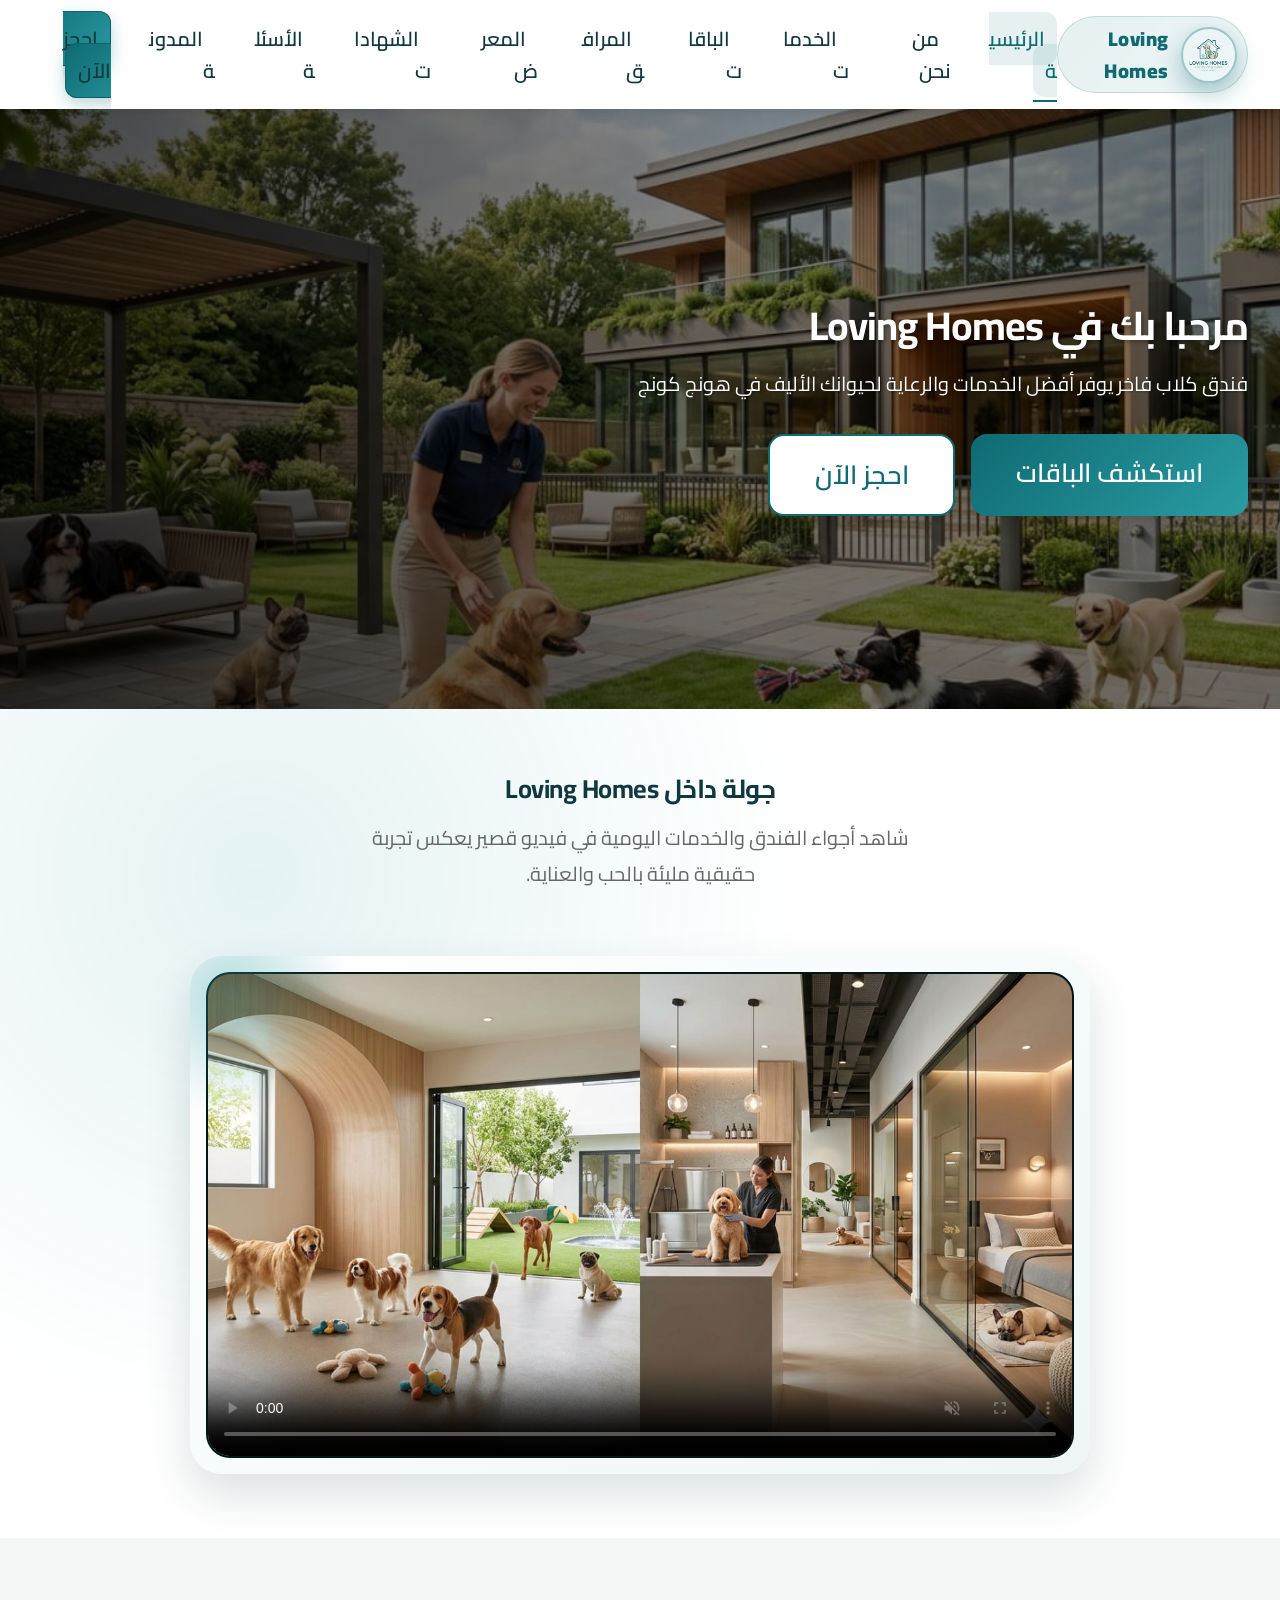
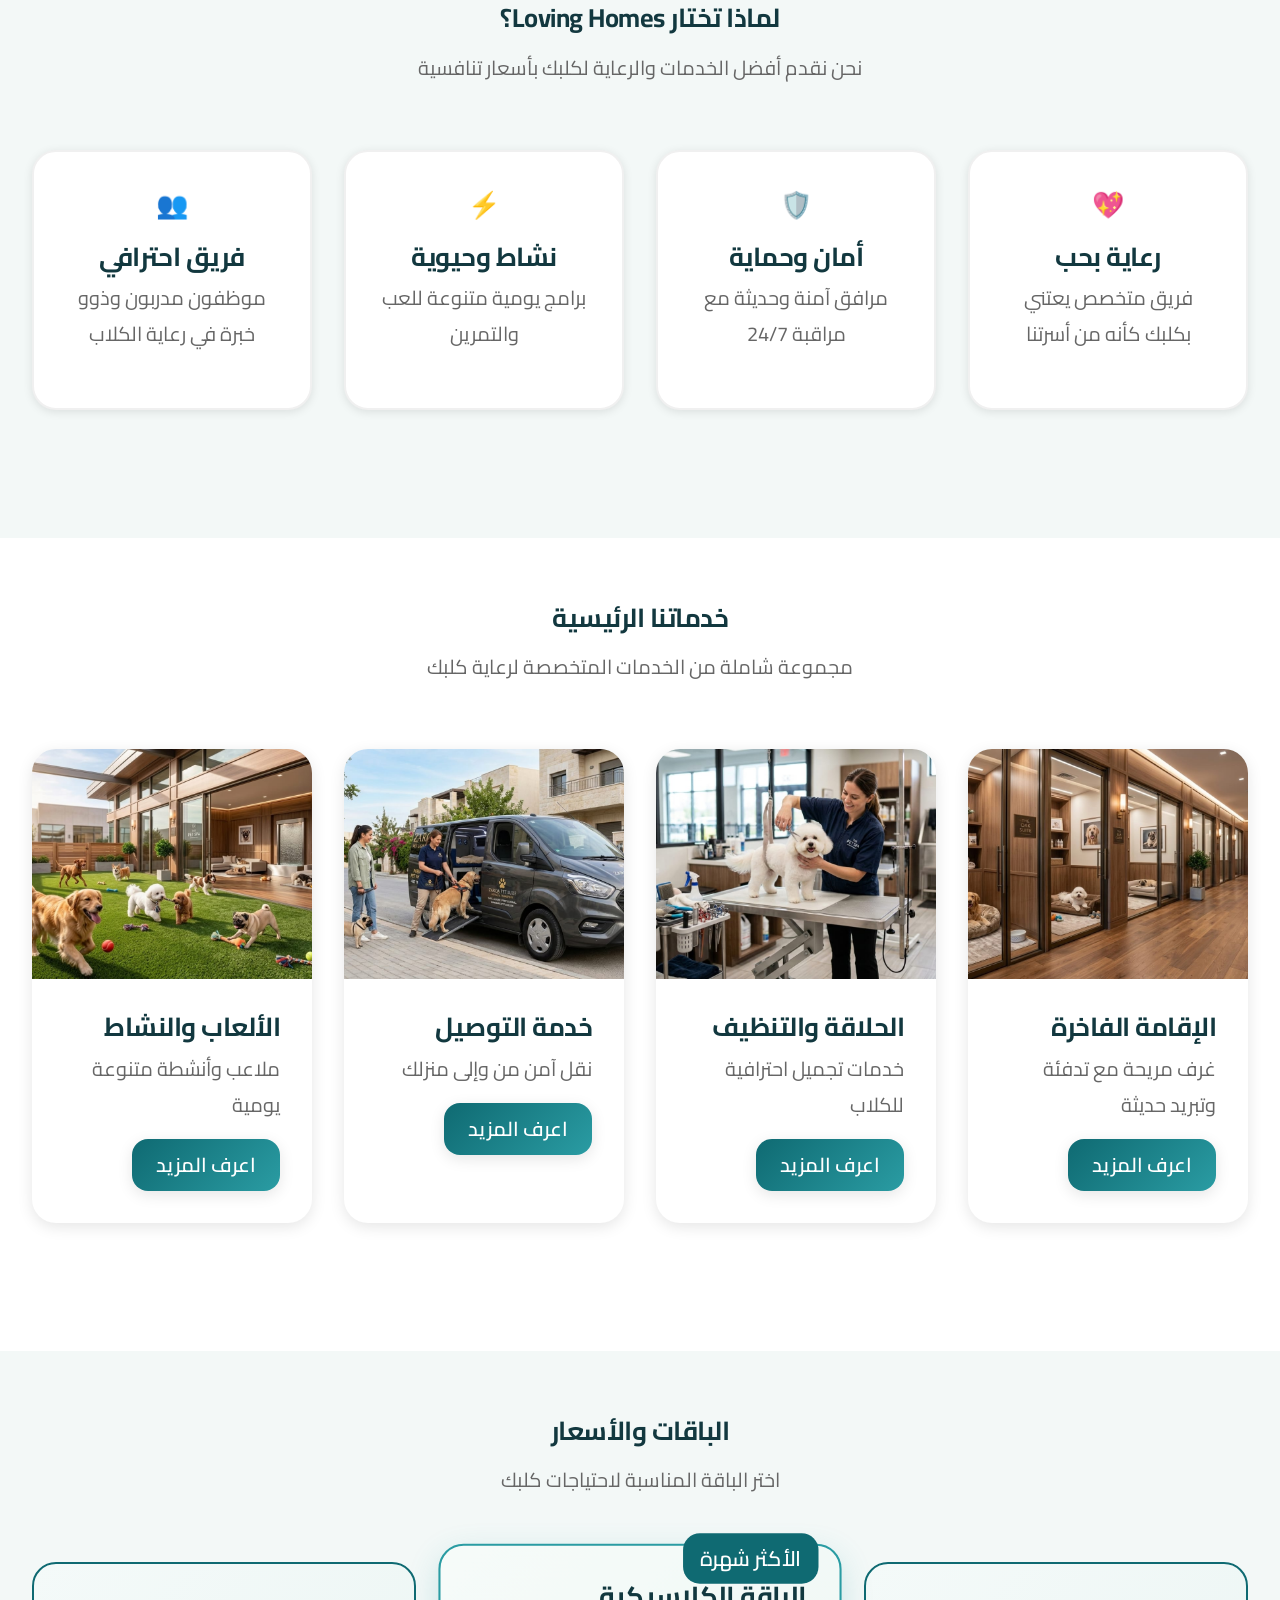
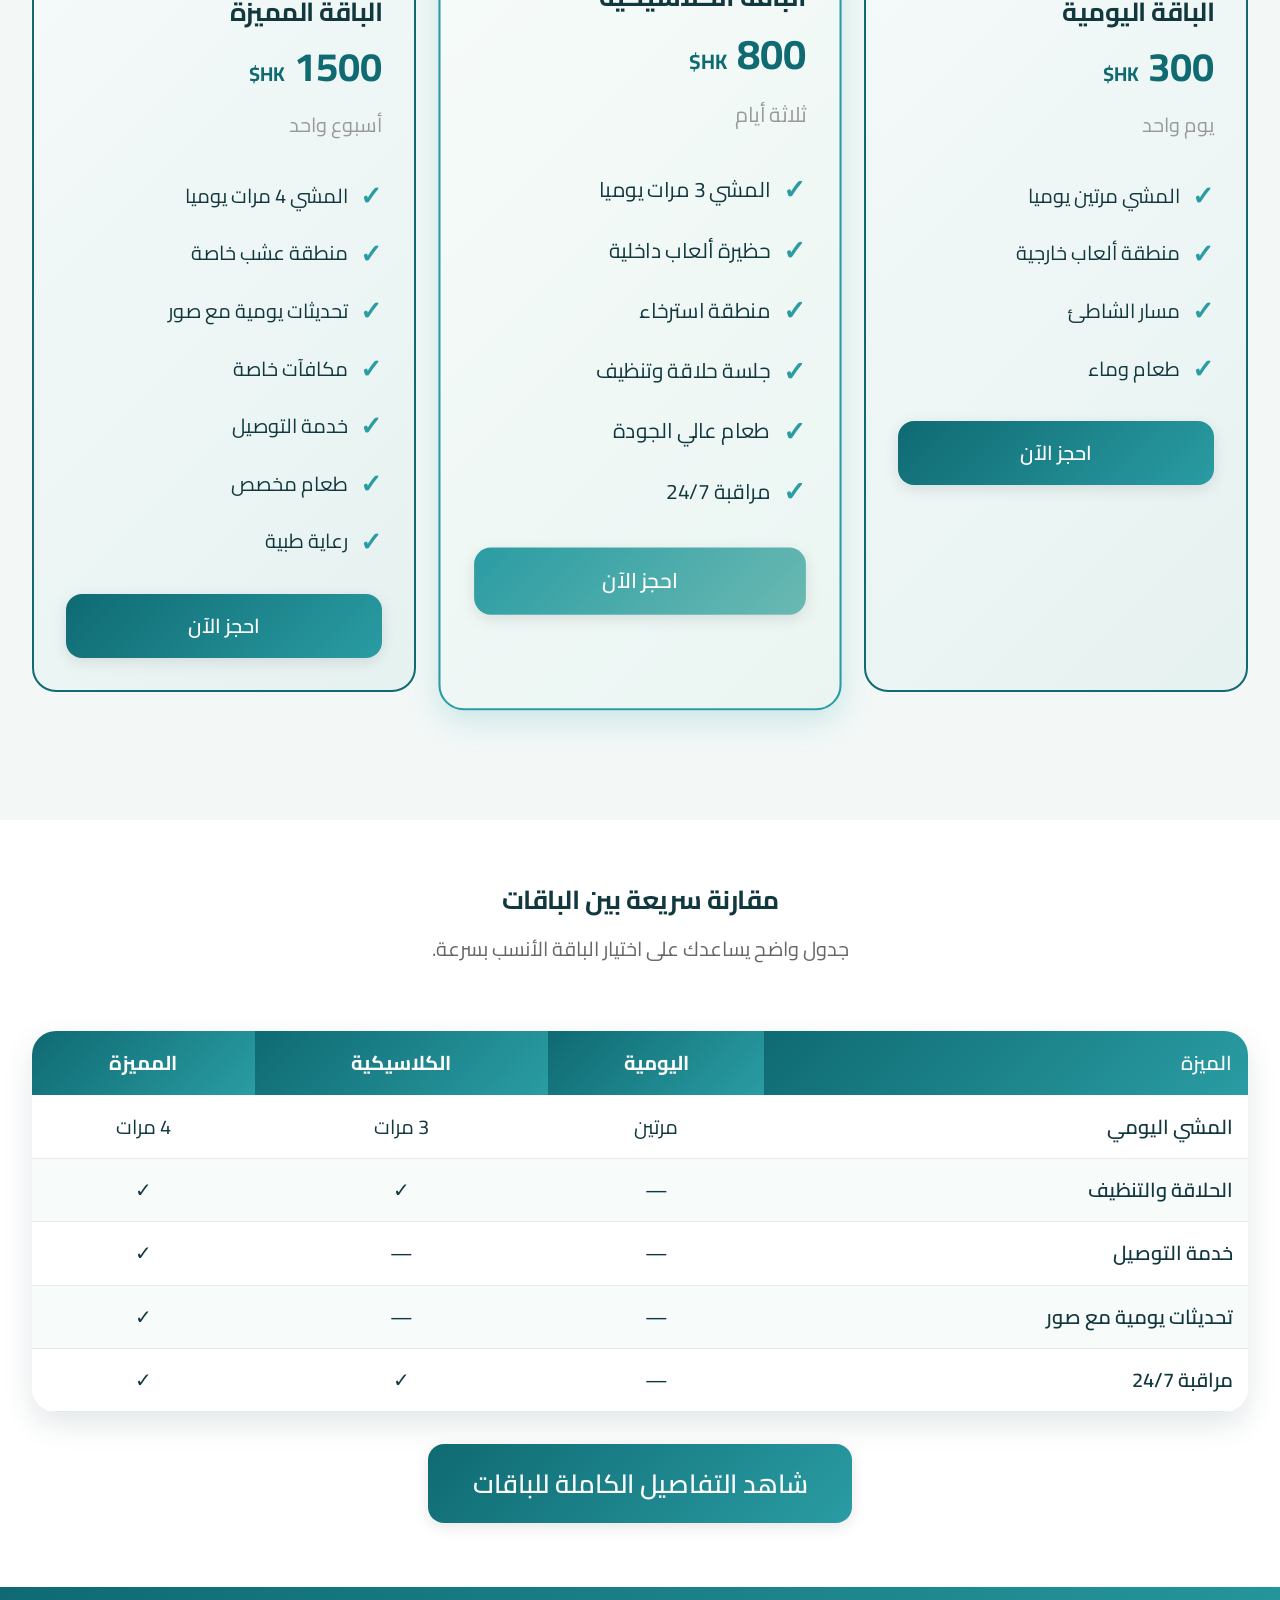
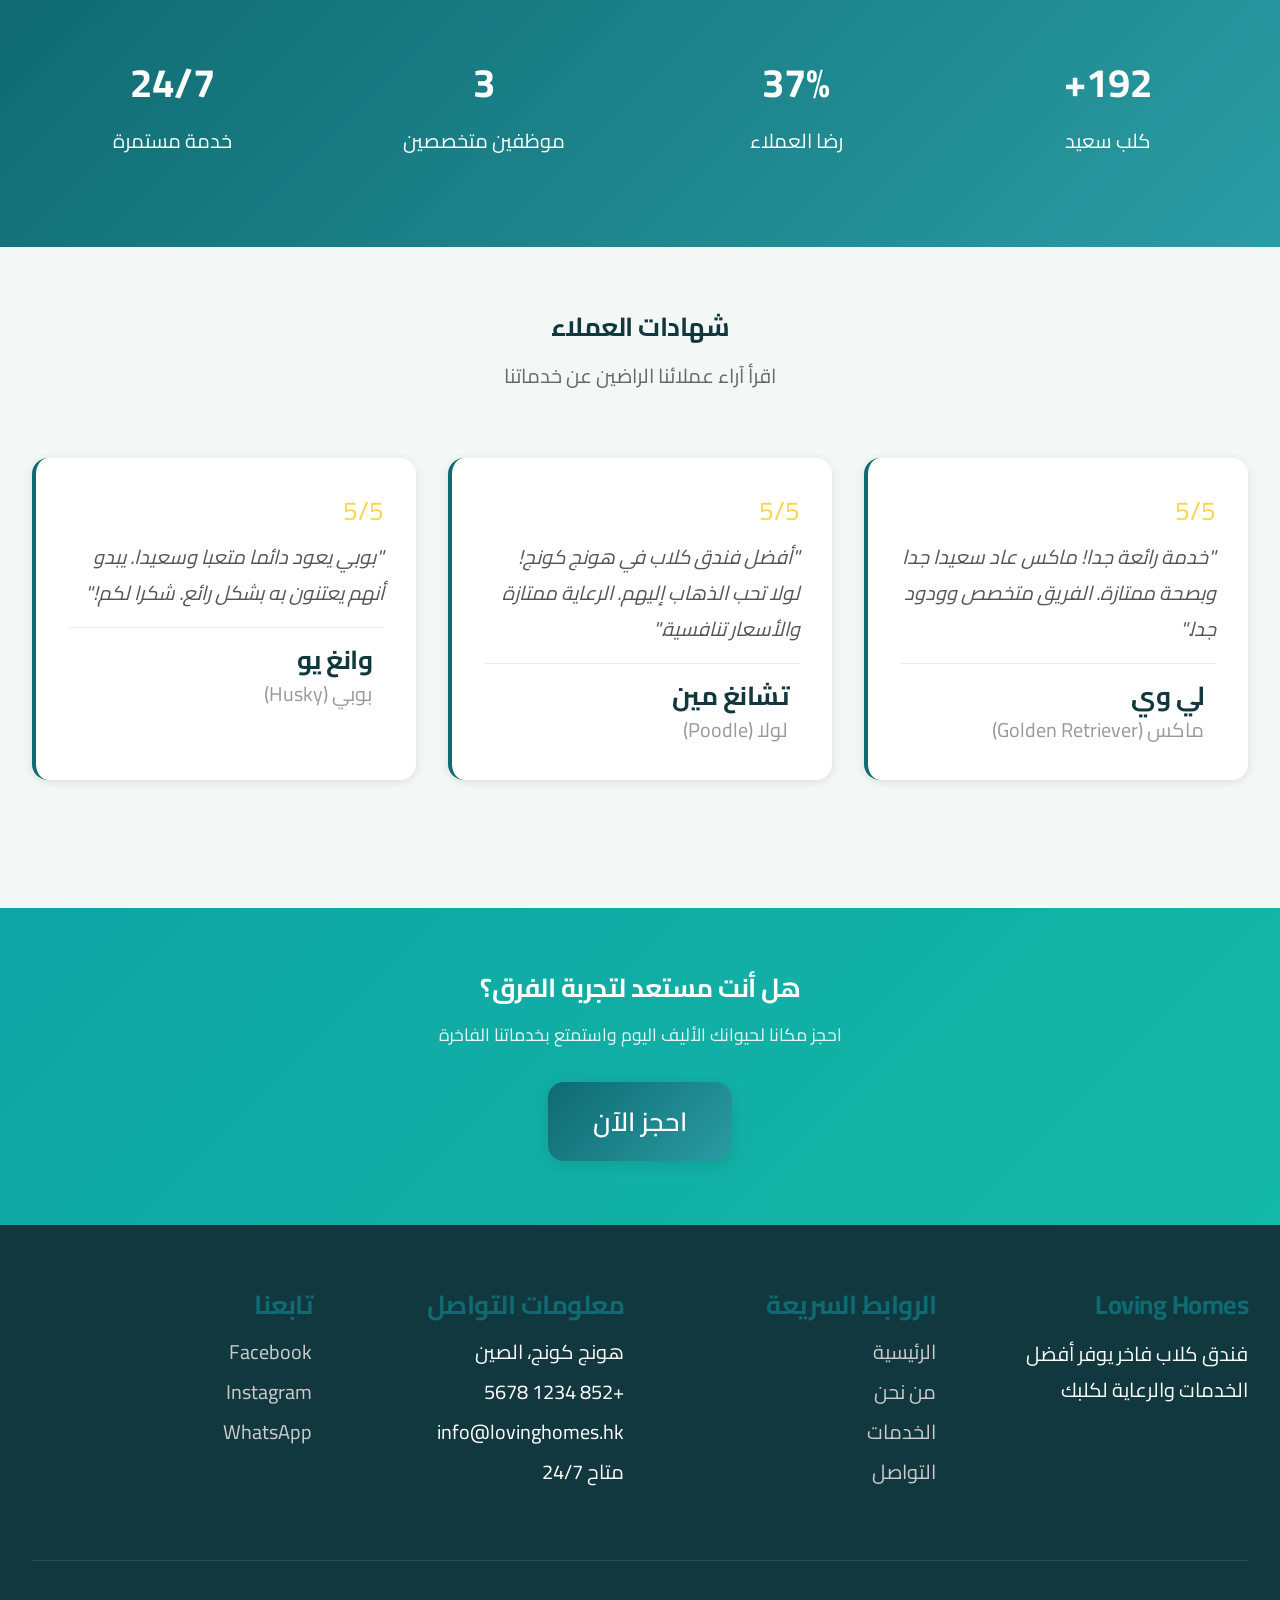
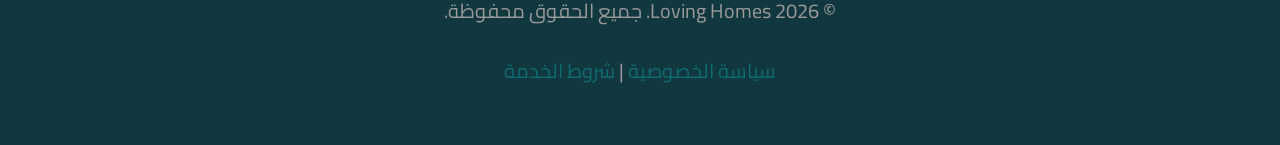
<file: index.html>
<!DOCTYPE html>
<html lang="ar" dir="rtl">
<head>
 <!-- هذه الصفحة تعرض محتوى الصفحة الحالية -->
 <meta charset="UTF-8">
 <meta name="viewport" content="width=device-width, initial-scale=1.0">
 <meta name="description" content="Loving Homes - فندق كلاب فاخر في هونج كونج يوفر أفضل الخدمات والرعاية">
 <title>Loving Homes - فندق الكلاب الفاخر</title>
 <link rel="stylesheet" href="css/style.css">
</head>
<body>
 <!-- بداية المحتوى الرئيسي للصفحة -->
 
 <!-- هيدر الموقع -->
 <header>
  <nav class="navbar">
   <a href="index.html" class="logo">
    <img src="images/logo.png" alt="Loving Homes Logo" class="site-logo">
    <span>Loving Homes</span>
   </a>
   
   <ul class="nav-links">
    <li><a href="index.html" class="active">الرئيسية</a></li>
    <li><a href="html/about.html">من نحن</a></li>
    <li><a href="html/services.html">الخدمات</a></li>
    <li><a href="html/packages.html">الباقات</a></li>
    <li><a href="html/facilities.html">المرافق</a></li>
    <li><a href="html/gallery.html">المعرض</a></li>
    <li><a href="html/testimonials.html">الشهادات</a></li>
    <li><a href="html/faq.html">الأسئلة</a></li>
    <li><a href="html/blog.html">المدونة</a></li>
    <li><a href="html/contact.html" class="cta-btn">احجز الآن</a></li>
   </ul>
   
   <div class="hamburger">
    <span></span>
    <span></span>
    <span></span>
   </div>
  </nav>
 </header>

 
 <section class="hero">
  <div class="hero-content">
   <h1>مرحبا بك في Loving Homes</h1>
   <p>فندق كلاب فاخر يوفر أفضل الخدمات والرعاية لحيوانك الأليف في هونج كونج</p>
   <div class="hero-buttons">
    <a href="html/packages.html" class="btn btn-primary btn-lg">استكشف الباقات</a>
    <a href="html/contact.html" class="btn btn-secondary btn-lg">احجز الآن</a>
   </div>
  </div>
 </section>

 <section id="video" class="section video-showcase-section">
  <div class="container">
   <div class="section-title">
    <h2>جولة داخل Loving Homes</h2>
    <p>شاهد أجواء الفندق والخدمات اليومية في فيديو قصير يعكس تجربة حقيقية مليئة بالحب والعناية.</p>
   </div>

   <div class="video-showcase-card">
    <div class="video-glow"></div>
    <video class="brand-video" controls autoplay muted loop playsinline preload="auto" poster="images/banner-facilities.jpg">
     <source src="videos/loving-homes-tour.mp4" type="video/mp4">
     متصفحك لا يدعم تشغيل الفيديو.
    </video>
   </div>
  </div>
 </section>

 <section class="section bg-light">
  <div class="container">
   <div class="section-title">
    <h2>لماذا تختار Loving Homes؟</h2>
    <p>نحن نقدم أفضل الخدمات والرعاية لكلبك بأسعار تنافسية</p>
   </div>

   <div class="features-grid">
   <div class="feature-card">
     <div class="feature-icon" aria-hidden="true">💖</div>
     <h3>رعاية بحب</h3>
     <p>فريق متخصص يعتني بكلبك كأنه من أسرتنا</p>
    </div>

   <div class="feature-card">
     <div class="feature-icon" aria-hidden="true">🛡️</div>
     <h3>أمان وحماية</h3>
     <p>مرافق آمنة وحديثة مع مراقبة 24/7</p>
    </div>

    <div class="feature-card">
     <div class="feature-icon" aria-hidden="true">⚡</div>
     <h3>نشاط وحيوية</h3>
     <p>برامج يومية متنوعة للعب والتمرين</p>
    </div>

    <div class="feature-card">
     <div class="feature-icon" aria-hidden="true">👥</div>
     <h3>فريق احترافي</h3>
     <p>موظفون مدربون وذوو خبرة في رعاية الكلاب</p>
    </div>
   </div>
  </div>
 </section>

 
 <section id="services" class="section">
  <div class="container">
   <div class="section-title">
    <h2>خدماتنا الرئيسية</h2>
    <p>مجموعة شاملة من الخدمات المتخصصة لرعاية كلبك</p>
   </div>

   <div class="features-grid">
    <div class="card">
     <img src="images/k3.jpeg" alt="الإقامة الفاخرة" class="service-card-image">
     <div class="card-content">
     <h3 class="card-title">الإقامة الفاخرة</h3>
      <p class="card-text">غرف مريحة مع تدفئة وتبريد حديثة</p>
      <a href="html/services.html" class="btn btn-primary btn-sm">اعرف المزيد</a>
     </div>
    </div>

    <div class="card">
     <img src="images/k2.jpeg" alt="الحلاقة والتنظيف" class="service-card-image">
     <div class="card-content">
     <h3 class="card-title">الحلاقة والتنظيف</h3>
      <p class="card-text">خدمات تجميل احترافية للكلاب</p>
      <a href="html/services.html" class="btn btn-primary btn-sm">اعرف المزيد</a>
     </div>
    </div>

    <div class="card">
     <img src="images/k1.jpeg" alt="خدمة التوصيل" class="service-card-image">
     <div class="card-content">
     <h3 class="card-title">خدمة التوصيل</h3>
      <p class="card-text">نقل آمن من وإلى منزلك</p>
      <a href="html/services.html" class="btn btn-primary btn-sm">اعرف المزيد</a>
     </div>
    </div>

    <div class="card">
     <img src="images/k4.jpeg" alt="الألعاب والنشاط" class="service-card-image">
     <div class="card-content">
     <h3 class="card-title">الألعاب والنشاط</h3>
      <p class="card-text">ملاعب وأنشطة متنوعة يومية</p>
      <a href="html/services.html" class="btn btn-primary btn-sm">اعرف المزيد</a>
     </div>
    </div>
   </div>
  </div>
 </section>

 
 <section id="packages" class="section bg-light">
  <div class="container">
   <div class="section-title">
    <h2>الباقات والأسعار</h2>
    <p>اختر الباقة المناسبة لاحتياجات كلبك</p>
   </div>

   <div class="features-grid">
    <div class="package-card">
     <h3 class="card-title">الباقة اليومية</h3>
     <div class="package-price">300 <span style="font-size: var(--font-size-body);">HK$</span></div>
     <p class="text-muted">يوم واحد</p>
     <ul class="package-features">
      <li>المشي مرتين يوميا</li>
      <li>منطقة ألعاب خارجية</li>
      <li>مسار الشاطئ</li>
      <li>طعام وماء</li>
     </ul>
     <a href="html/contact.html" class="btn btn-primary" style="width: 100%; text-align: center;">احجز الآن</a>
    </div>

    <div class="package-card featured">
     <div class="package-badge">الأكثر شهرة</div>
     <h3 class="card-title">الباقة الكلاسيكية</h3>
     <div class="package-price">800 <span style="font-size: var(--font-size-body);">HK$</span></div>
     <p class="text-muted">ثلاثة أيام</p>
     <ul class="package-features">
      <li>المشي 3 مرات يوميا</li>
      <li>حظيرة ألعاب داخلية</li>
      <li>منطقة استرخاء</li>
      <li>جلسة حلاقة وتنظيف</li>
      <li>طعام عالي الجودة</li>
      <li>مراقبة 24/7</li>
     </ul>
     <a href="html/contact.html" class="btn btn-green" style="width: 100%; text-align: center;">احجز الآن</a>
    </div>

    <div class="package-card">
     <h3 class="card-title">الباقة المميزة</h3>
     <div class="package-price">1500 <span style="font-size: var(--font-size-body);">HK$</span></div>
     <p class="text-muted">أسبوع واحد</p>
     <ul class="package-features">
      <li>المشي 4 مرات يوميا</li>
      <li>منطقة عشب خاصة</li>
      <li>تحديثات يومية مع صور</li>
      <li>مكافآت خاصة</li>
      <li>خدمة التوصيل</li>
      <li>طعام مخصص</li>
      <li>رعاية طبية</li>
     </ul>
     <a href="html/contact.html" class="btn btn-primary" style="width: 100%; text-align: center;">احجز الآن</a>
    </div>
   </div>
  </div>
 </section>

 <section id="packages-compare" class="section compare-section">
  <div class="container">
   <div class="section-title">
    <h2>مقارنة سريعة بين الباقات</h2>
    <p>جدول واضح يساعدك على اختيار الباقة الأنسب بسرعة.</p>
   </div>
   <div class="compare-table-wrap">
    <table class="compare-table">
     <thead>
      <tr>
       <th>الميزة</th>
       <th>اليومية</th>
       <th>الكلاسيكية</th>
       <th>المميزة</th>
      </tr>
     </thead>
     <tbody>
      <tr>
       <td>المشي اليومي</td>
       <td>مرتين</td>
       <td>3 مرات</td>
       <td>4 مرات</td>
      </tr>
      <tr>
       <td>الحلاقة والتنظيف</td>
       <td>—</td>
       <td>✓</td>
       <td>✓</td>
      </tr>
      <tr>
       <td>خدمة التوصيل</td>
       <td>—</td>
       <td>—</td>
       <td>✓</td>
      </tr>
      <tr>
       <td>تحديثات يومية مع صور</td>
       <td>—</td>
       <td>—</td>
       <td>✓</td>
      </tr>
      <tr>
       <td>مراقبة 24/7</td>
       <td>—</td>
       <td>✓</td>
       <td>✓</td>
      </tr>
     </tbody>
    </table>
   </div>
   <div class="text-center mt-3">
    <a href="html/packages.html" class="btn btn-primary btn-lg">شاهد التفاصيل الكاملة للباقات</a>
   </div>
  </div>
 </section>

 
 <section class="section" style="background: var(--gradient-warm); color: white;">
  <div class="container">
   <div class="stats-section" style="display: grid; grid-template-columns: repeat(auto-fit, minmax(200px, 1fr)); gap: 2rem; text-align: center;">
    <div>
     <div style="font-size: 2.5rem; font-weight: 700; margin-bottom: 0.5rem;">
      <span data-count="500">0</span>+
     </div>
     <p>كلب سعيد</p>
    </div>
    <div>
     <div style="font-size: 2.5rem; font-weight: 700; margin-bottom: 0.5rem;">
      <span data-count="98">0</span>%
     </div>
     <p>رضا العملاء</p>
    </div>
    <div>
     <div style="font-size: 2.5rem; font-weight: 700; margin-bottom: 0.5rem;">
      <span data-count="8">0</span>
     </div>
     <p>موظفين متخصصين</p>
    </div>
    <div>
     <div style="font-size: 2.5rem; font-weight: 700; margin-bottom: 0.5rem;">
      24/7
     </div>
     <p>خدمة مستمرة</p>
    </div>
   </div>
  </div>
 </section>

 
 <section class="section bg-light">
  <div class="container">
   <div class="section-title">
    <h2>شهادات العملاء</h2>
    <p>اقرأ آراء عملائنا الراضين عن خدماتنا</p>
   </div>

   <div class="features-grid">
    <div class="testimonial-card">
     <div class="stars">5/5</div>
     <p class="testimonial-text">"خدمة رائعة جدا! ماكس عاد سعيدا جدا وبصحة ممتازة. الفريق متخصص وودود جدا."</p>
     <div class="testimonial-author">
      <div class="author-avatar">‍</div>
      <div class="author-info">
       <h4>لي وي</h4>
       <p>ماكس (Golden Retriever)</p>
      </div>
     </div>
    </div>

    <div class="testimonial-card">
     <div class="stars">5/5</div>
     <p class="testimonial-text">"أفضل فندق كلاب في هونج كونج! لولا تحب الذهاب إليهم. الرعاية ممتازة والأسعار تنافسية."</p>
     <div class="testimonial-author">
      <div class="author-avatar">‍</div>
      <div class="author-info">
       <h4>تشانغ مين</h4>
       <p>لولا (Poodle)</p>
      </div>
     </div>
    </div>

    <div class="testimonial-card">
     <div class="stars">5/5</div>
     <p class="testimonial-text">"بوبي يعود دائما متعبا وسعيدا. يبدو أنهم يعتنون به بشكل رائع. شكرا لكم!"</p>
     <div class="testimonial-author">
      <div class="author-avatar">‍</div>
      <div class="author-info">
       <h4>وانغ يو</h4>
       <p>بوبي (Husky)</p>
      </div>
     </div>
    </div>
   </div>
  </div>
 </section>
 
 <section class="section" style="background: linear-gradient(135deg, #0EA5A4 0%, #14B8A6 100%); color: white; text-align: center;">
  <div class="container">
   <h2 style="color: white; margin-bottom: 1rem;">هل أنت مستعد لتجربة الفرق؟</h2>
   <p style="color: rgba(255, 255, 255, 0.9); margin-bottom: 2rem; font-size: 1.1rem;">احجز مكانا لحيوانك الأليف اليوم واستمتع بخدماتنا الفاخرة</p>
   <a href="html/contact.html" class="btn btn-primary btn-lg">احجز الآن</a>
  </div>
 </section>

 
 <footer>
  <div class="container">
   <div class="footer-content">
    <div class="footer-section">
     <h3>Loving Homes</h3>
     <p>فندق كلاب فاخر يوفر أفضل الخدمات والرعاية لكلبك</p>
    </div>

    <div class="footer-section">
     <h3>الروابط السريعة</h3>
     <ul>
      <li><a href="index.html">الرئيسية</a></li>
      <li><a href="html/about.html">من نحن</a></li>
      <li><a href="html/services.html">الخدمات</a></li>
      <li><a href="html/contact.html">التواصل</a></li>
     </ul>
    </div>

    <div class="footer-section">
     <h3>معلومات التواصل</h3>
     <ul>
      <li> هونج كونج، الصين</li>
      <li> +852 1234 5678</li>
      <li> info@lovinghomes.hk</li>
      <li>متاح 24/7</li>
     </ul>
    </div>

    <div class="footer-section">
     <h3>تابعنا</h3>
     <ul>
      <li><a href="https://www.facebook.com/" target="_blank" rel="noopener noreferrer">Facebook</a></li>
      <li><a href="https://www.instagram.com/" target="_blank" rel="noopener noreferrer">Instagram</a></li>
      <li><a href="https://www.whatsapp.com/" target="_blank" rel="noopener noreferrer">WhatsApp</a></li>
     </ul>
    </div>
   </div>

   <div class="footer-bottom">
    <p>&copy; 2026 Loving Homes. جميع الحقوق محفوظة.</p>
    <p>
     <a href="html/privacy.html">سياسة الخصوصية</a> | 
     <a href="html/terms.html">شروط الخدمة</a>
    </p>
   </div>
  </div>
 </footer>

 

 <script src="js/main.js"></script>
 <!-- نهاية المحتوى الرئيسي للصفحة -->
</body>
</html>
</file>
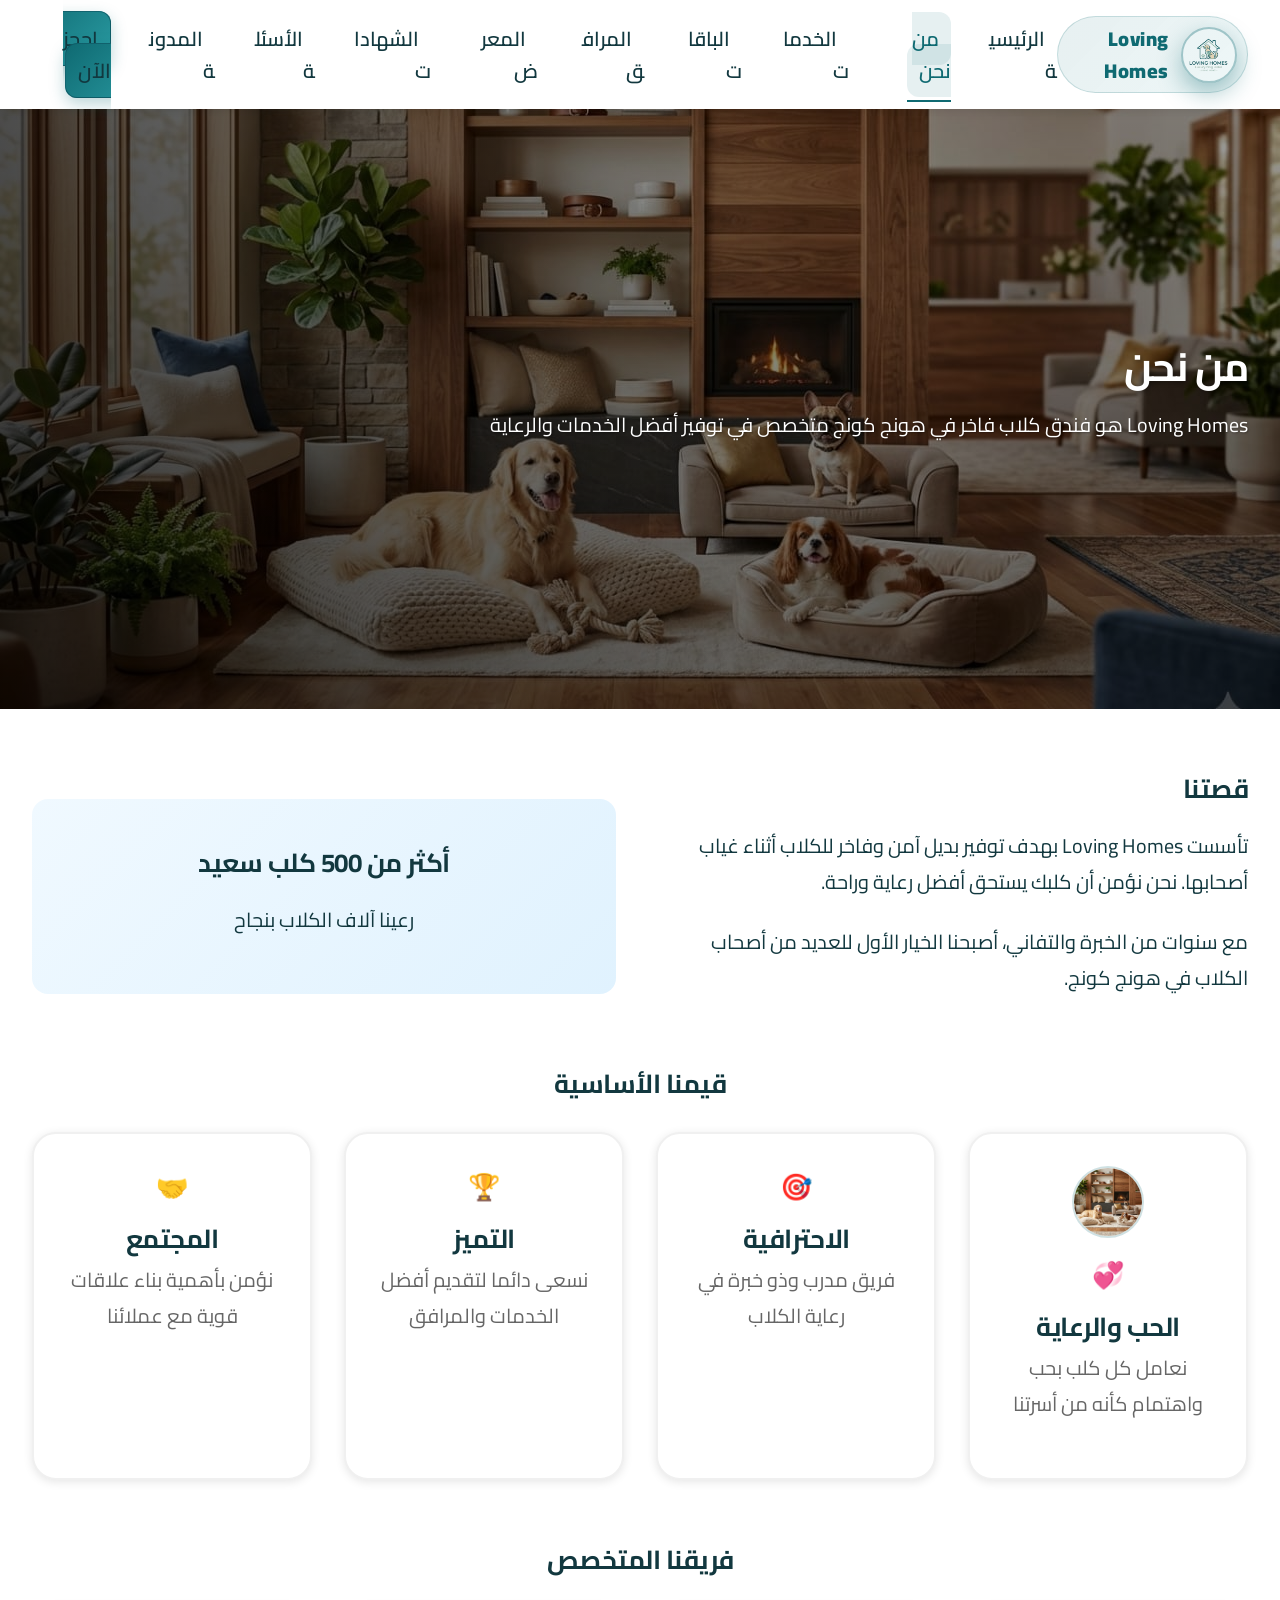
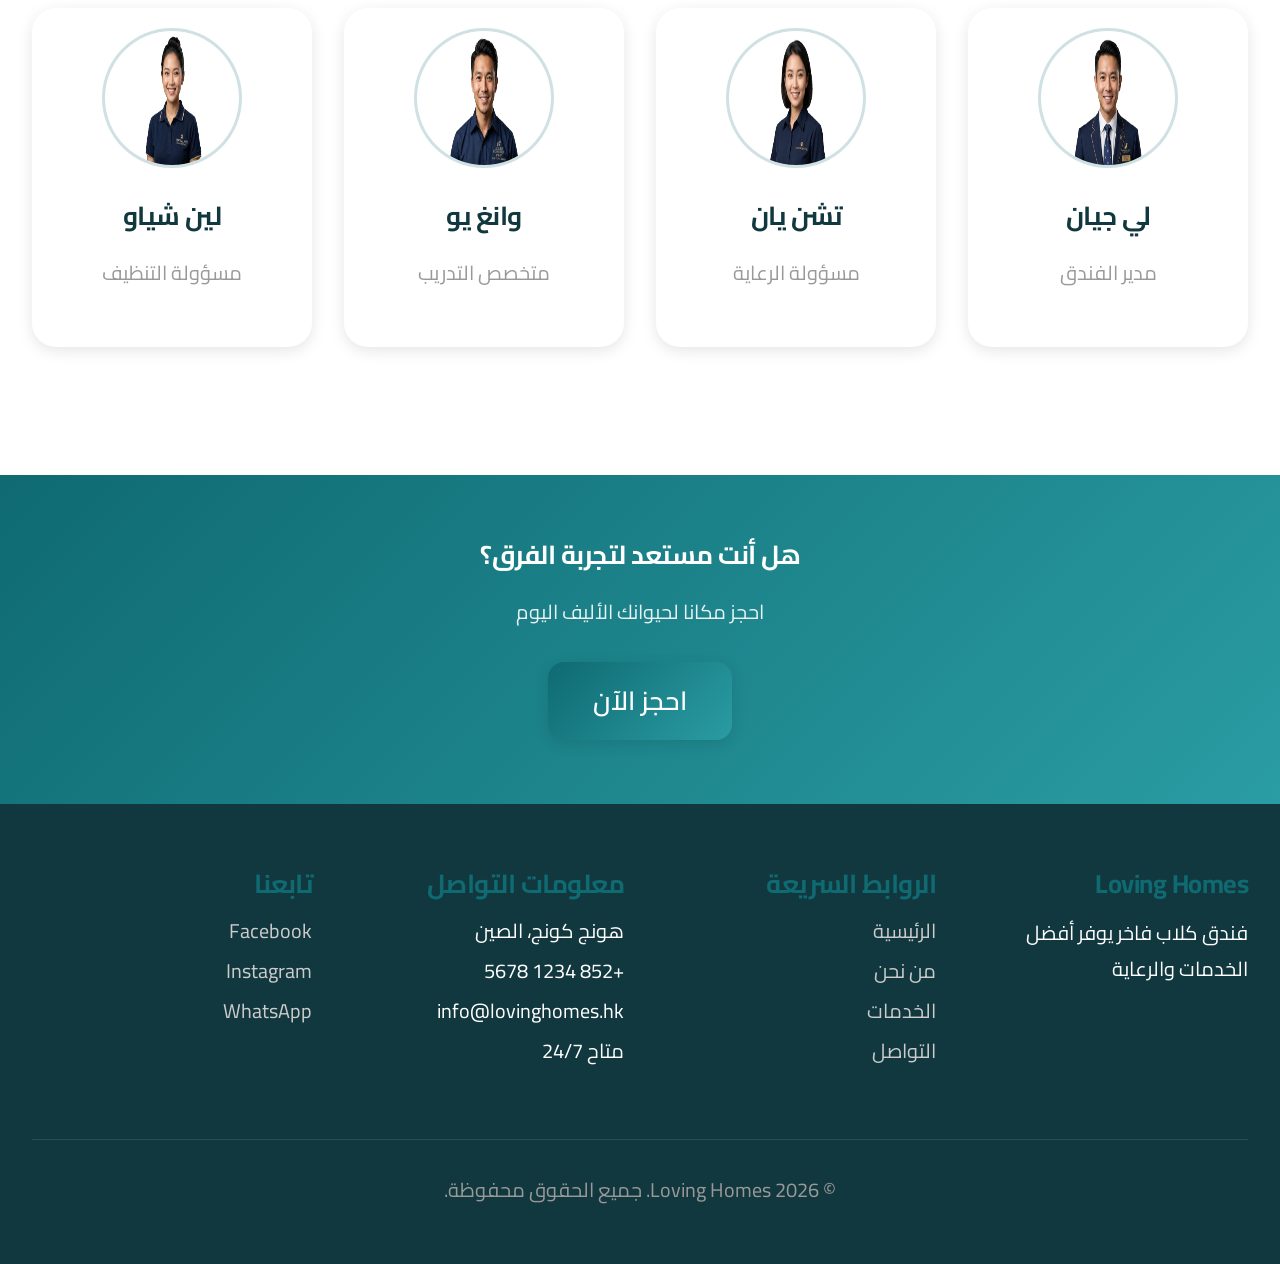
<file: html/about.html>
<!DOCTYPE html>
<html lang="ar" dir="rtl">
<head>
 <!-- هذه الصفحة تعرض محتوى الصفحة الحالية -->
 <meta charset="UTF-8">
 <meta name="viewport" content="width=device-width, initial-scale=1.0">
 <title>من نحن - Loving Homes</title>
 <link rel="stylesheet" href="../css/style.css">
</head>
<body>
 <!-- بداية المحتوى الرئيسي للصفحة -->
 
 <!-- هيدر الموقع -->
 <header>
  <nav class="navbar">
   <a href="../index.html" class="logo">
    <img src="../images/logo.png" alt="Loving Homes Logo" class="site-logo">
    <span>Loving Homes</span>
   </a>
   <ul class="nav-links">
    <li><a href="../index.html">الرئيسية</a></li>
    <li><a href="about.html" class="active">من نحن</a></li>
    <li><a href="services.html">الخدمات</a></li>
    <li><a href="packages.html">الباقات</a></li>
    <li><a href="facilities.html">المرافق</a></li>
    <li><a href="gallery.html">المعرض</a></li>
    <li><a href="testimonials.html">الشهادات</a></li>
    <li><a href="faq.html">الأسئلة</a></li>
    <li><a href="blog.html">المدونة</a></li>
    <li><a href="contact.html" class="cta-btn">احجز الآن</a></li>
   </ul>
   <div class="hamburger"><span></span><span></span><span></span></div>
  </nav>
 </header>

 
 <section class="hero" style="background: linear-gradient(rgba(0, 0, 0, 0.4), rgba(0, 0, 0, 0.6)), url('../images/banner-about.jpg'); background-size: cover; background-position: center;">
  <div class="hero-content">
   <h1>من نحن</h1>
   <p>Loving Homes هو فندق كلاب فاخر في هونج كونج متخصص في توفير أفضل الخدمات والرعاية</p>
  </div>
 </section>

 
 <section class="section">
  <div class="container">
   <div style="display: grid; grid-template-columns: 1fr 1fr; gap: 3rem; align-items: center; margin-bottom: 3rem;">
    <div>
     <h2>قصتنا</h2>
     <p>تأسست Loving Homes بهدف توفير بديل آمن وفاخر للكلاب أثناء غياب أصحابها. نحن نؤمن أن كلبك يستحق أفضل رعاية وراحة.</p>
     <p>مع سنوات من الخبرة والتفاني، أصبحنا الخيار الأول للعديد من أصحاب الكلاب في هونج كونج.</p>
    </div>
    <div style="background: linear-gradient(135deg, #F0F9FF 0%, #E0F2FE 100%); padding: 2rem; border-radius: 1rem; text-align: center;">
     <div style="font-size: 4rem; margin-bottom: 1rem;"></div>
     <h3>أكثر من 500 كلب سعيد</h3>
     <p>رعينا آلاف الكلاب بنجاح</p>
    </div>
   </div>

   
   <div style="margin-top: 3rem;">
    <h2 style="text-align: center; margin-bottom: 2rem;">قيمنا الأساسية</h2>
    <div class="features-grid">
     <div class="feature-card">
     <img src="../images/banner-about.jpg" alt="خدمتنا" class="mini-feature-img">
      <div class="feature-icon" aria-hidden="true">💞</div>
      <h3>الحب والرعاية</h3>
      <p>نعامل كل كلب بحب واهتمام كأنه من أسرتنا</p>
     </div>
     <div class="feature-card">
      <div class="feature-icon" aria-hidden="true">🎯</div>
      <h3>الاحترافية</h3>
      <p>فريق مدرب وذو خبرة في رعاية الكلاب</p>
     </div>
     <div class="feature-card">
      <div class="feature-icon" aria-hidden="true">🏆</div>
      <h3>التميز</h3>
      <p>نسعى دائما لتقديم أفضل الخدمات والمرافق</p>
     </div>
     <div class="feature-card">
      <div class="feature-icon" aria-hidden="true">🤝</div>
      <h3>المجتمع</h3>
      <p>نؤمن بأهمية بناء علاقات قوية مع عملائنا</p>
     </div>
    </div>
   </div>

   
   <div style="margin-top: 3rem;">
    <h2 style="text-align: center; margin-bottom: 2rem;">فريقنا المتخصص</h2>
    <div class="features-grid">
     <div class="card" style="text-align: center;">
      <img src="../images/manager.png" alt="لي جيان" class="team-photo">
      <div class="card-content">
       <h3>لي جيان</h3>
       <p class="text-muted">مدير الفندق</p>
      </div>
     </div>
     <div class="card" style="text-align: center;">
      <img src="../images/care.png" alt="تشن يان" class="team-photo">
      <div class="card-content">
       <h3>تشن يان</h3>
       <p class="text-muted">مسؤولة الرعاية</p>
      </div>
     </div>
     <div class="card" style="text-align: center;">
      <img src="../images/trainer.png" alt="وانغ يو" class="team-photo">
      <div class="card-content">
       <h3>وانغ يو</h3>
       <p class="text-muted">متخصص التدريب</p>
      </div>
     </div>
     <div class="card" style="text-align: center;">
      <img src="../images/cleaning.png" alt="لين شياو" class="team-photo">
      <div class="card-content">
       <h3>لين شياو</h3>
       <p class="text-muted">مسؤولة التنظيف</p>
      </div>
     </div>
    </div>
   </div>
  </div>
 </section>

 
 <section class="section" style="background: linear-gradient(135deg, #0F6A72 0%, #2A9CA3 100%); color: white; text-align: center;">
  <div class="container">
   <h2 style="color: white;">هل أنت مستعد لتجربة الفرق؟</h2>
   <p style="color: rgba(255, 255, 255, 0.9); margin-bottom: 2rem;">احجز مكانا لحيوانك الأليف اليوم</p>
   <a href="contact.html" class="btn btn-primary btn-lg">احجز الآن</a>
  </div>
 </section>

 
 <footer>
  <div class="container">
   <div class="footer-content">
    <div class="footer-section">
     <h3>Loving Homes</h3>
     <p>فندق كلاب فاخر يوفر أفضل الخدمات والرعاية</p>
    </div>
    <div class="footer-section">
     <h3>الروابط السريعة</h3>
     <ul>
      <li><a href="../index.html">الرئيسية</a></li>
      <li><a href="about.html">من نحن</a></li>
      <li><a href="services.html">الخدمات</a></li>
      <li><a href="contact.html">التواصل</a></li>
     </ul>
    </div>
    <div class="footer-section">
     <h3>معلومات التواصل</h3>
     <ul>
      <li> هونج كونج، الصين</li>
      <li> +852 1234 5678</li>
      <li> info@lovinghomes.hk</li>
      <li>متاح 24/7</li>
     </ul>
    </div>
    <div class="footer-section">
     <h3>تابعنا</h3>
     <ul>
      <li><a href="https://www.facebook.com/" target="_blank" rel="noopener noreferrer">Facebook</a></li>
      <li><a href="https://www.instagram.com/" target="_blank" rel="noopener noreferrer">Instagram</a></li>
      <li><a href="https://www.whatsapp.com/" target="_blank" rel="noopener noreferrer">WhatsApp</a></li>
     </ul>
    </div>
   </div>
   <div class="footer-bottom">
    <p>&copy; 2026 Loving Homes. جميع الحقوق محفوظة.</p>
   </div>
  </div>
 </footer>

 <script src="../js/main.js"></script>
 <!-- نهاية المحتوى الرئيسي للصفحة -->
</body>
</html>
</file>
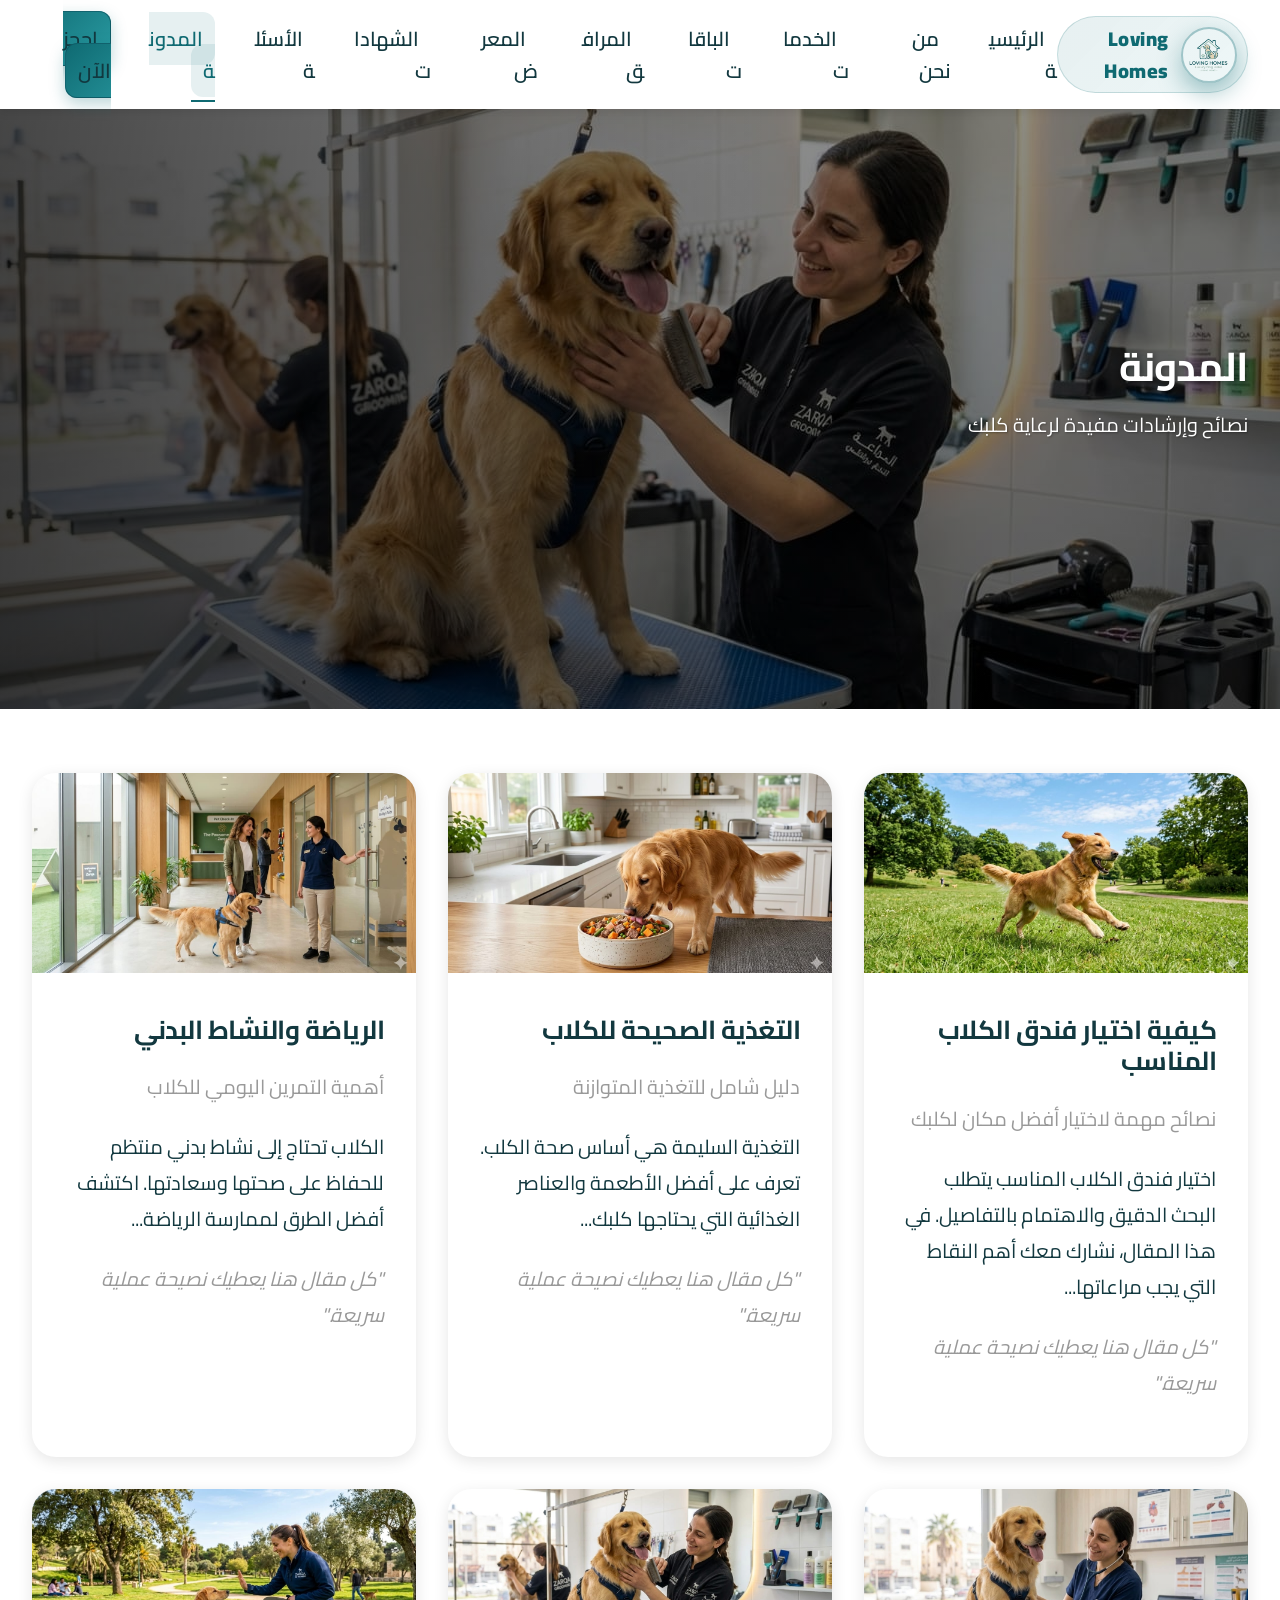
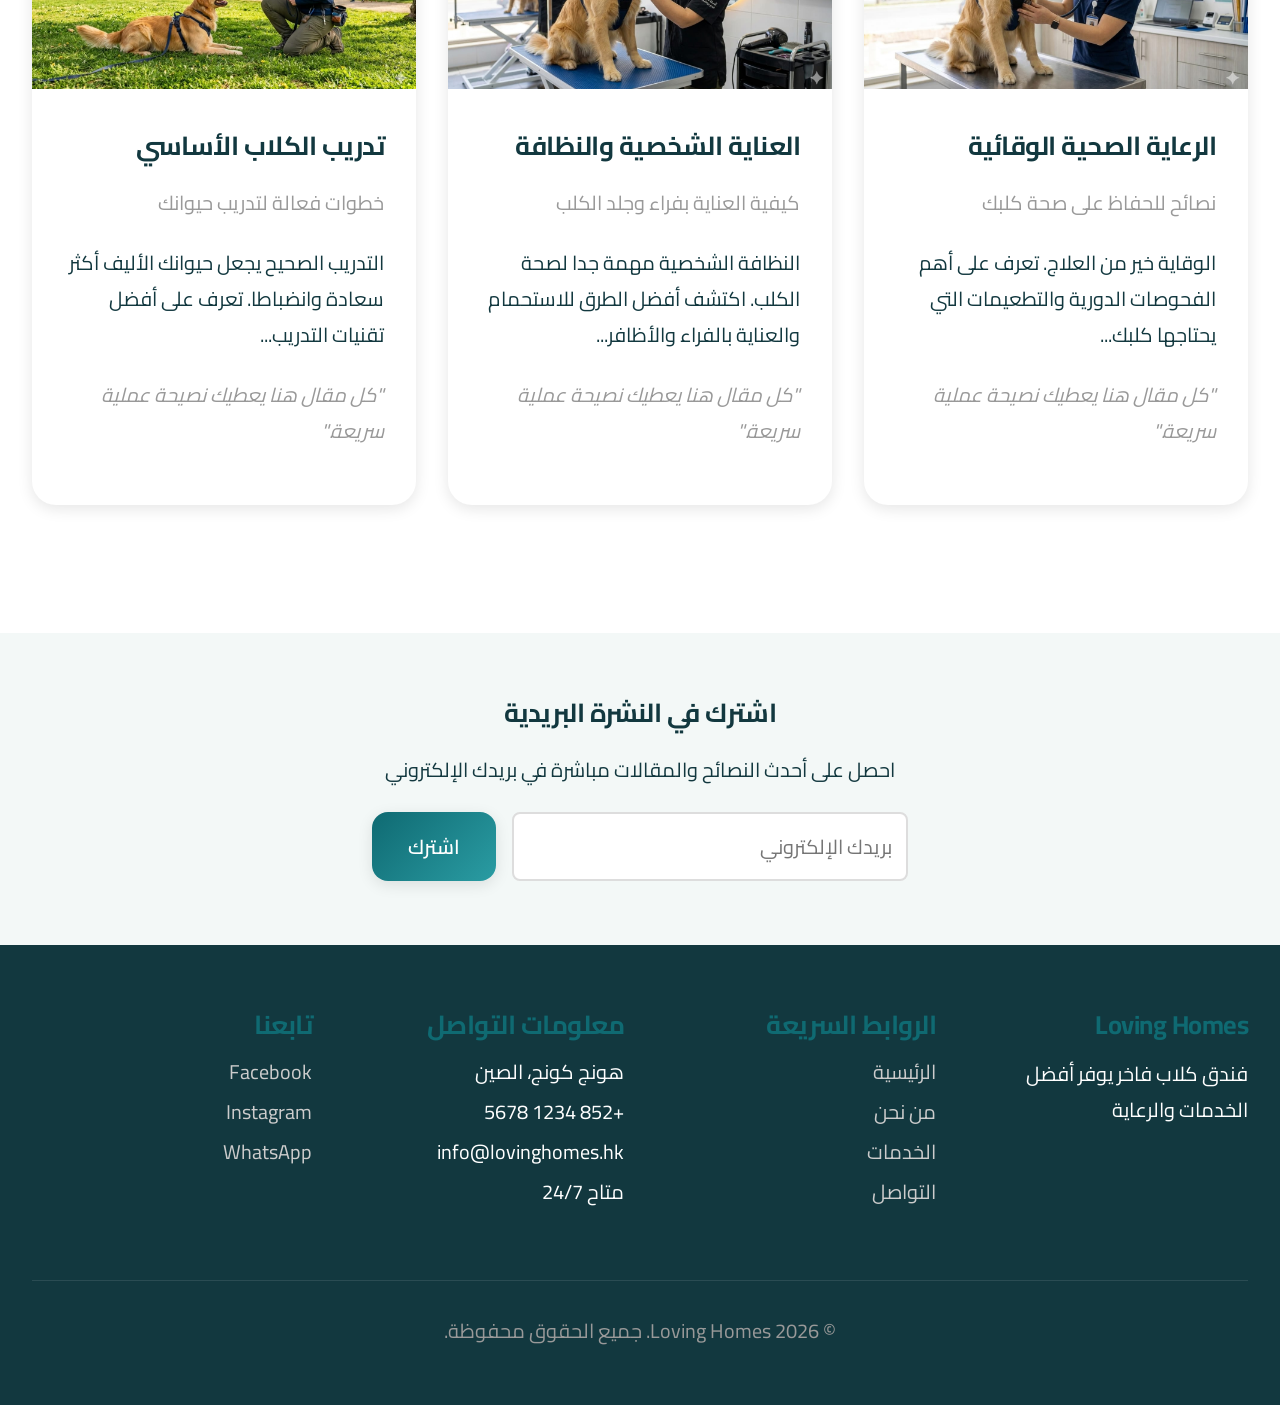
<file: html/blog.html>
<!DOCTYPE html>
<html lang="ar" dir="rtl">
<head>
 <!-- هذه الصفحة تعرض محتوى الصفحة الحالية -->
 <meta charset="UTF-8">
 <meta name="viewport" content="width=device-width, initial-scale=1.0">
 <title>المدونة - Loving Homes</title>
 <link rel="stylesheet" href="../css/style.css">
</head>
<body>
 <!-- بداية المحتوى الرئيسي للصفحة -->
 <!-- هيدر الموقع -->
 <header>
  <nav class="navbar">
   <a href="../index.html" class="logo">
    <img src="../images/logo.png" alt="Loving Homes Logo" class="site-logo">
    <span>Loving Homes</span></a>
   <ul class="nav-links">
    <li><a href="../index.html">الرئيسية</a></li>
    <li><a href="about.html">من نحن</a></li>
    <li><a href="services.html">الخدمات</a></li>
    <li><a href="packages.html">الباقات</a></li>
    <li><a href="facilities.html">المرافق</a></li>
    <li><a href="gallery.html">المعرض</a></li>
    <li><a href="testimonials.html">الشهادات</a></li>
    <li><a href="faq.html">الأسئلة</a></li>
    <li><a href="blog.html" class="active">المدونة</a></li>
    <li><a href="contact.html" class="cta-btn">احجز الآن</a></li>
   </ul>
   <div class="hamburger"><span></span><span></span><span></span></div>
  </nav>
 </header>

 <section class="hero" style="background: linear-gradient(rgba(0, 0, 0, 0.45), rgba(0, 0, 0, 0.55)), url('../images/m1.jpeg'); background-size: cover; background-position: center; display: flex; align-items: center;">
  <div class="hero-content" style="color: white;">
   <h1>المدونة</h1>
   <p>نصائح وإرشادات مفيدة لرعاية كلبك</p>
  </div>
 </section>

 <section class="section">
  <div class="container">
   <div class="features-grid" style="grid-template-columns: repeat(auto-fit, minmax(300px, 1fr));">
    <article class="card">
     <img src="../images/m5.jpeg" alt="صورة مقال" style="width: 100%; height: 200px; object-fit: cover;">
     <div class="card-content">
      <h3>كيفية اختيار فندق الكلاب المناسب</h3>
      <p class="text-muted">نصائح مهمة لاختيار أفضل مكان لكلبك</p>
      <p>اختيار فندق الكلاب المناسب يتطلب البحث الدقيق والاهتمام بالتفاصيل. في هذا المقال، نشارك معك أهم النقاط التي يجب مراعاتها...</p>
      <p class="text-muted" style="margin-top: 1rem; font-style: italic;">"كل مقال هنا يعطيك نصيحة عملية سريعة."</p>
     </div>
    </article>

    <article class="card">
     <img src="../images/m4.jpeg" alt="صورة مقال" style="width: 100%; height: 200px; object-fit: cover;">
     <div class="card-content">
      <h3>التغذية الصحيحة للكلاب</h3>
      <p class="text-muted">دليل شامل للتغذية المتوازنة</p>
      <p>التغذية السليمة هي أساس صحة الكلب. تعرف على أفضل الأطعمة والعناصر الغذائية التي يحتاجها كلبك...</p>
      <p class="text-muted" style="margin-top: 1rem; font-style: italic;">"كل مقال هنا يعطيك نصيحة عملية سريعة."</p>
     </div>
    </article>

    <article class="card">
     <img src="../images/m3.jpeg" alt="صورة مقال" style="width: 100%; height: 200px; object-fit: cover;">
     <div class="card-content">
      <h3>الرياضة والنشاط البدني</h3>
      <p class="text-muted">أهمية التمرين اليومي للكلاب</p>
      <p>الكلاب تحتاج إلى نشاط بدني منتظم للحفاظ على صحتها وسعادتها. اكتشف أفضل الطرق لممارسة الرياضة...</p>
      <p class="text-muted" style="margin-top: 1rem; font-style: italic;">"كل مقال هنا يعطيك نصيحة عملية سريعة."</p>
     </div>
    </article>

    <article class="card">
     <img src="../images/m6.jpeg" alt="صورة مقال" style="width: 100%; height: 200px; object-fit: cover;">
     <div class="card-content">
      <h3>الرعاية الصحية الوقائية</h3>
      <p class="text-muted">نصائح للحفاظ على صحة كلبك</p>
      <p>الوقاية خير من العلاج. تعرف على أهم الفحوصات الدورية والتطعيمات التي يحتاجها كلبك...</p>
      <p class="text-muted" style="margin-top: 1rem; font-style: italic;">"كل مقال هنا يعطيك نصيحة عملية سريعة."</p>
     </div>
    </article>

    <article class="card">
     <img src="../images/m1.jpeg" alt="صورة مقال" style="width: 100%; height: 200px; object-fit: cover;">
     <div class="card-content">
      <h3>العناية الشخصية والنظافة</h3>
      <p class="text-muted">كيفية العناية بفراء وجلد الكلب</p>
      <p>النظافة الشخصية مهمة جدا لصحة الكلب. اكتشف أفضل الطرق للاستحمام والعناية بالفراء والأظافر...</p>
      <p class="text-muted" style="margin-top: 1rem; font-style: italic;">"كل مقال هنا يعطيك نصيحة عملية سريعة."</p>
     </div>
    </article>

    <article class="card">
     <img src="../images/m2.jpeg" alt="صورة مقال" style="width: 100%; height: 200px; object-fit: cover;">
     <div class="card-content">
      <h3>تدريب الكلاب الأساسي</h3>
      <p class="text-muted">خطوات فعالة لتدريب حيوانك</p>
      <p>التدريب الصحيح يجعل حيوانك الأليف أكثر سعادة وانضباطا. تعرف على أفضل تقنيات التدريب...</p>
      <p class="text-muted" style="margin-top: 1rem; font-style: italic;">"كل مقال هنا يعطيك نصيحة عملية سريعة."</p>
     </div>
    </article>
   </div>
  </div>
 </section>

 <section class="section bg-light">
  <div class="container" style="text-align: center; max-width: 600px; margin: 0 auto;">
   <h2>اشترك في النشرة البريدية</h2>
   <p>احصل على أحدث النصائح والمقالات مباشرة في بريدك الإلكتروني</p>
   <form action="https://formspree.io/f/xlgwyaba" method="POST" style="display: flex; gap: 1rem; margin-top: 1rem;">
    <input type="email" placeholder="بريدك الإلكتروني" required style="flex: 1; padding: 0.875rem; border: 2px solid #ddd; border-radius: 0.5rem; font-family: var(--font-unified); font-size: var(--font-size-body);">
    <button type="submit" class="btn btn-primary">اشترك</button>
   </form>
  </div>
 </section>

 <footer>
  <div class="container">
   <div class="footer-content">
    <div class="footer-section">
     <h3>Loving Homes</h3>
     <p>فندق كلاب فاخر يوفر أفضل الخدمات والرعاية</p>
    </div>
    <div class="footer-section">
     <h3>الروابط السريعة</h3>
     <ul>
      <li><a href="../index.html">الرئيسية</a></li>
      <li><a href="about.html">من نحن</a></li>
      <li><a href="services.html">الخدمات</a></li>
      <li><a href="contact.html">التواصل</a></li>
     </ul>
    </div>
    <div class="footer-section">
     <h3>معلومات التواصل</h3>
     <ul>
      <li> هونج كونج، الصين</li>
      <li> +852 1234 5678</li>
      <li> info@lovinghomes.hk</li>
      <li>متاح 24/7</li>
     </ul>
    </div>
    <div class="footer-section">
     <h3>تابعنا</h3>
     <ul>
      <li><a href="https://www.facebook.com/" target="_blank" rel="noopener noreferrer">Facebook</a></li>
      <li><a href="https://www.instagram.com/" target="_blank" rel="noopener noreferrer">Instagram</a></li>
      <li><a href="https://www.whatsapp.com/" target="_blank" rel="noopener noreferrer">WhatsApp</a></li>
     </ul>
    </div>
   </div>
   <div class="footer-bottom">
    <p>&copy; 2026 Loving Homes. جميع الحقوق محفوظة.</p>
   </div>
  </div>
 </footer>

 <script src="../js/main.js"></script>
 <!-- نهاية المحتوى الرئيسي للصفحة -->
</body>
</html>
</file>
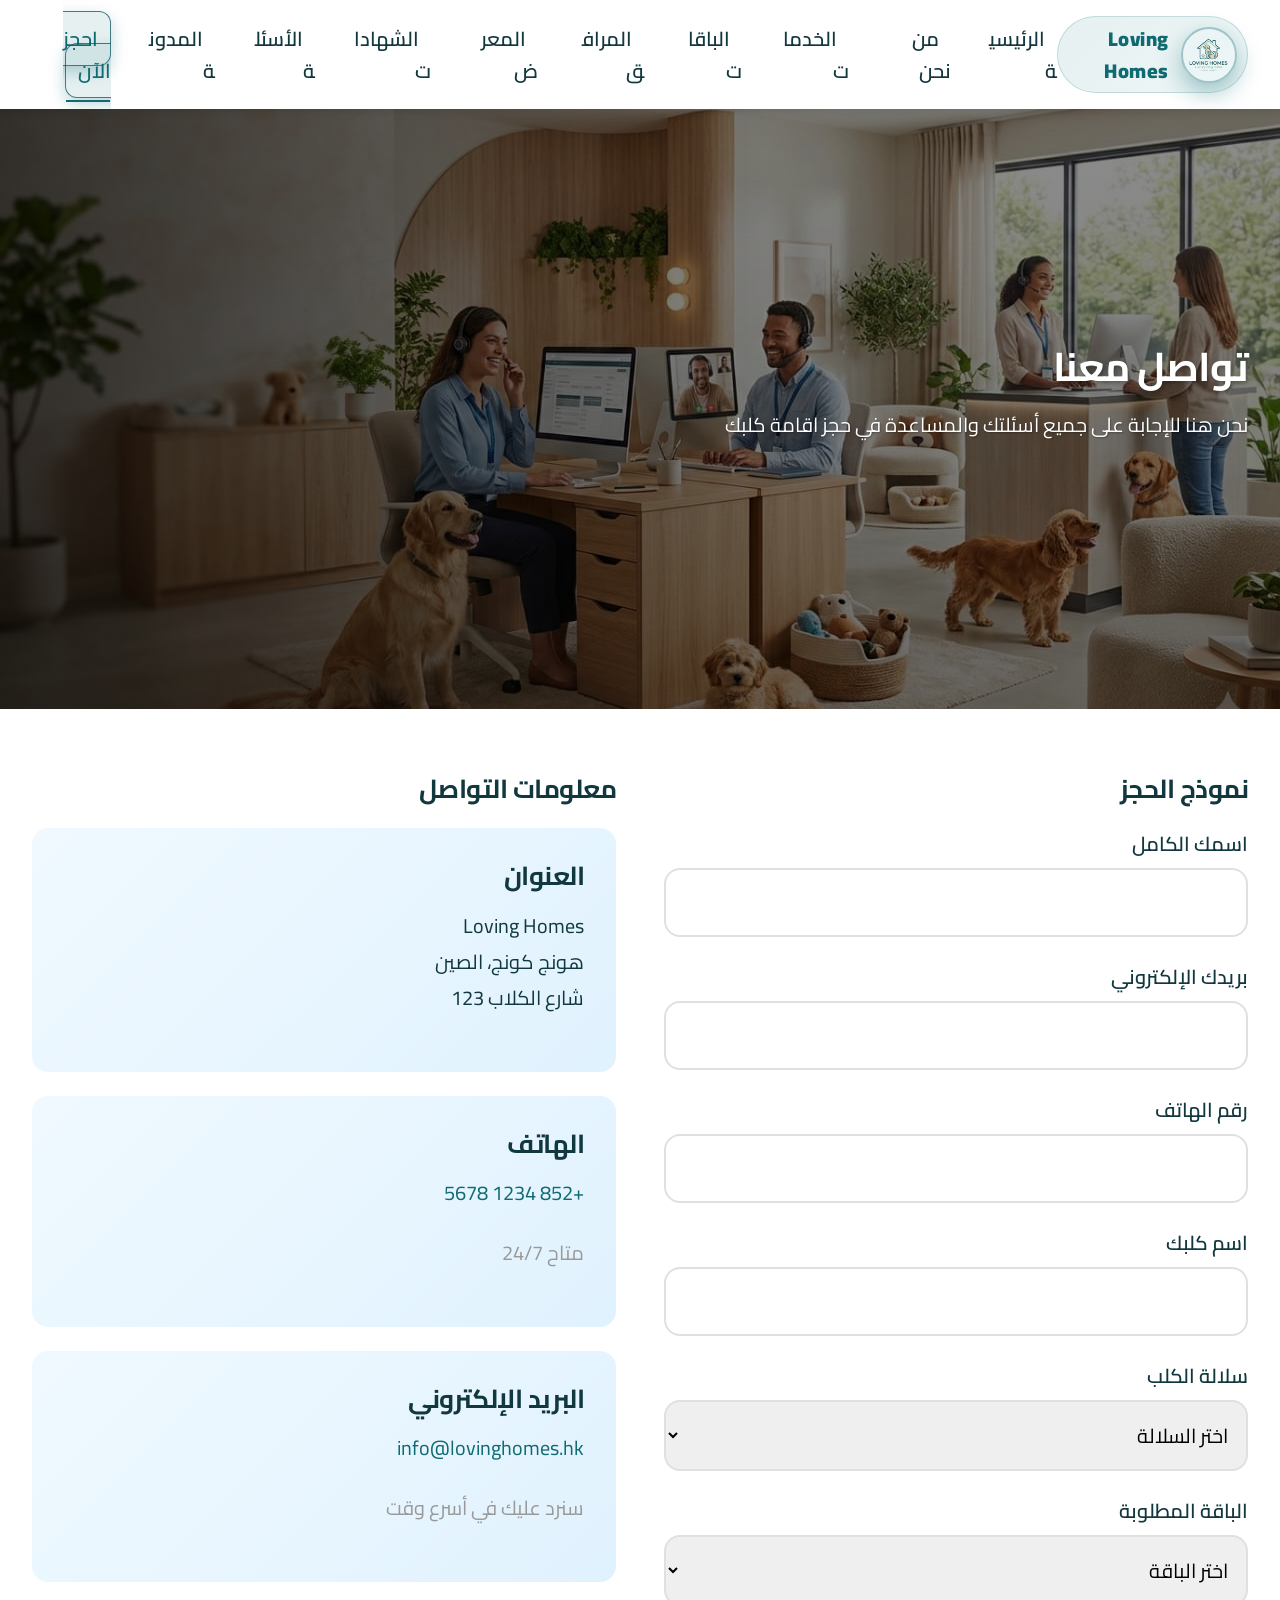
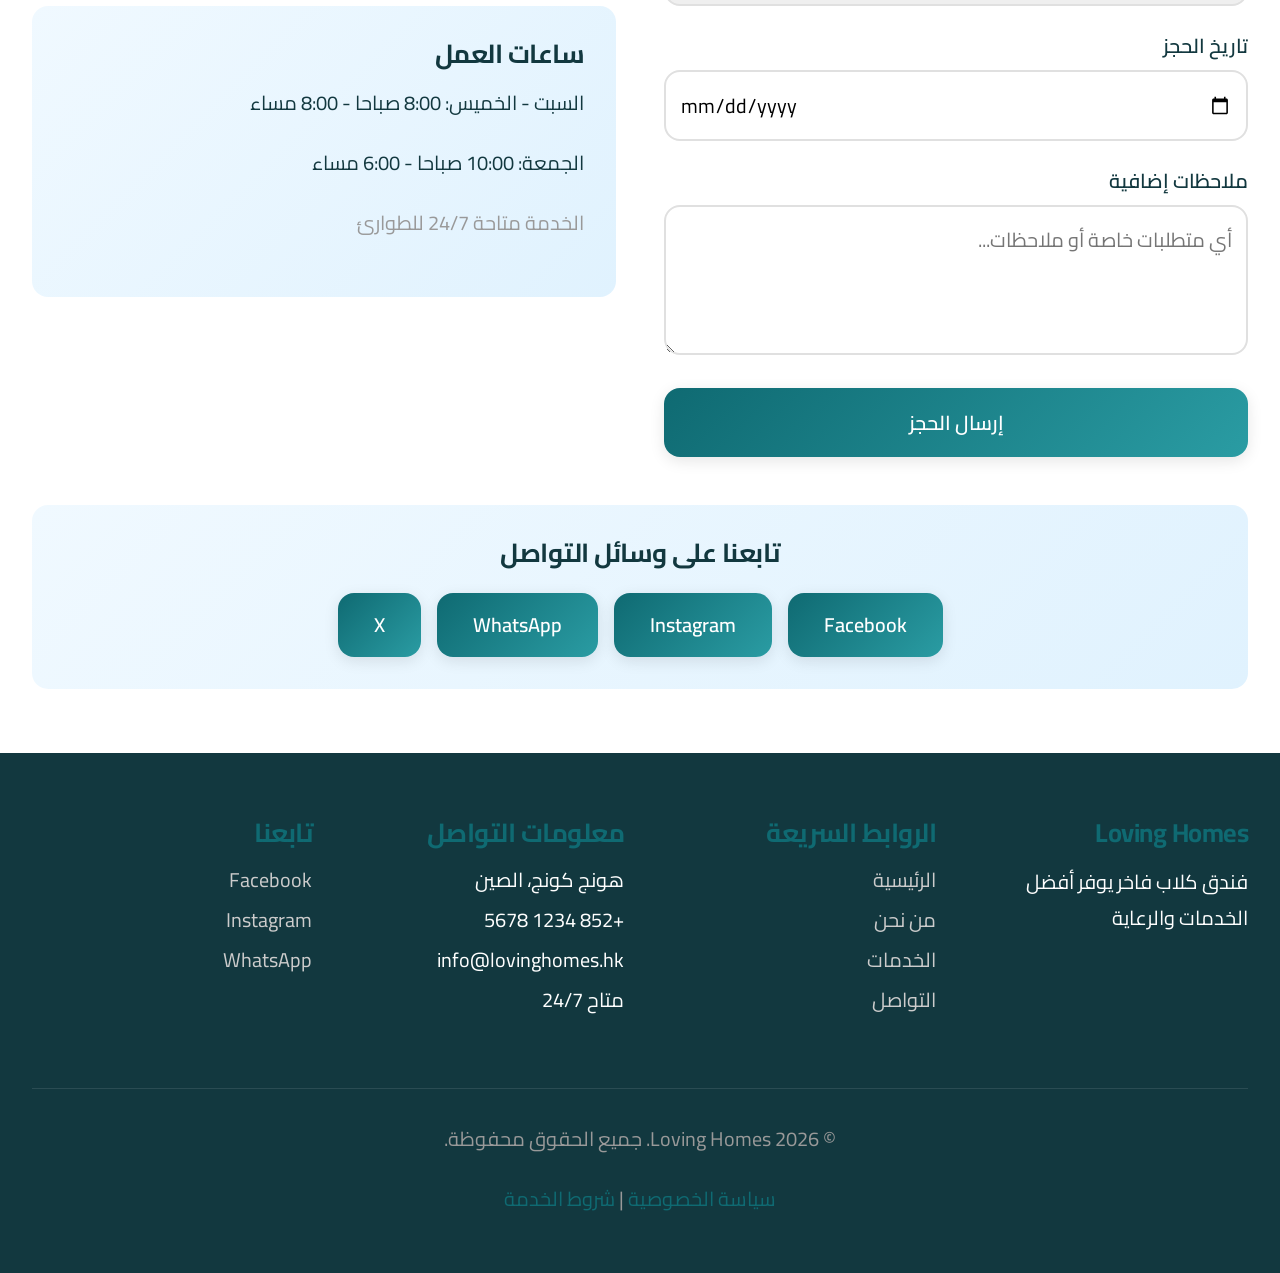
<file: html/contact.html>
<!DOCTYPE html>
<html lang="ar" dir="rtl">
<head>
 <!-- هذه الصفحة تعرض محتوى الصفحة الحالية -->
 <meta charset="UTF-8">
 <meta name="viewport" content="width=device-width, initial-scale=1.0">
 <title>التواصل - Loving Homes</title>
 <link rel="stylesheet" href="../css/style.css">
</head>
<body>
 <!-- بداية المحتوى الرئيسي للصفحة -->
 <!-- هيدر الموقع -->
 <header>
  <nav class="navbar">
   <a href="../index.html" class="logo">
    <img src="../images/logo.png" alt="Loving Homes Logo" class="site-logo">
    <span>Loving Homes</span></a>
   <ul class="nav-links">
    <li><a href="../index.html">الرئيسية</a></li>
    <li><a href="about.html">من نحن</a></li>
    <li><a href="services.html">الخدمات</a></li>
    <li><a href="packages.html">الباقات</a></li>
    <li><a href="facilities.html">المرافق</a></li>
    <li><a href="gallery.html">المعرض</a></li>
    <li><a href="testimonials.html">الشهادات</a></li>
    <li><a href="faq.html">الأسئلة</a></li>
    <li><a href="blog.html">المدونة</a></li>
    <li><a href="contact.html" class="cta-btn active">احجز الآن</a></li>
   </ul>
   <div class="hamburger"><span></span><span></span><span></span></div>
  </nav>
 </header>

 <section class="hero" style="background: linear-gradient(rgba(0, 0, 0, 0.45), rgba(0, 0, 0, 0.55)), url('../images/banner-contact.jpg'); background-size: cover; background-position: center; display: flex; align-items: center;">
  <div class="hero-content" style="color: white;">
   <h1>تواصل معنا</h1>
   <p>نحن هنا للإجابة على جميع أسئلتك والمساعدة في حجز اقامة كلبك</p>
  </div>
 </section>

 <section class="section">
  <div class="container">
   <div style="display: grid; grid-template-columns: 1fr 1fr; gap: 3rem; margin-bottom: 3rem;">
    
    <div>
     <h2>نموذج الحجز</h2>
     <form id="contactForm" action="https://formspree.io/f/xlgwyaba" method="POST">
      <div class="form-group">
       <label>اسمك الكامل</label>
       <input type="text" name="name" required>
      </div>

      <div class="form-group">
       <label>بريدك الإلكتروني</label>
       <input type="email" name="email" required>
      </div>

      <div class="form-group">
       <label>رقم الهاتف</label>
       <input type="tel" name="phone" required>
      </div>

      <div class="form-group">
       <label>اسم كلبك</label>
       <input type="text" name="dogName" required>
      </div>

      <div class="form-group">
       <label>سلالة الكلب</label>
       <select name="dogBreed" required>
        <option value="">اختر السلالة</option>
        <option value="small">صغير</option>
        <option value="medium">متوسط</option>
        <option value="large">كبير</option>
        <option value="giant">عملاق</option>
       </select>
      </div>

      <div class="form-group">
       <label>الباقة المطلوبة</label>
       <select name="package" required>
        <option value="">اختر الباقة</option>
        <option value="daily">الباقة اليومية</option>
        <option value="classic">الباقة الكلاسيكية</option>
        <option value="special">الباقة المميزة</option>
       </select>
      </div>

      <div class="form-group">
       <label>تاريخ الحجز</label>
       <input type="date" name="date" required>
      </div>

      <div class="form-group">
       <label>ملاحظات إضافية</label>
       <textarea name="notes" placeholder="أي متطلبات خاصة أو ملاحظات..."></textarea>
      </div>

      <button type="submit" class="btn btn-primary" style="width: 100%; padding: 1rem;">إرسال الحجز</button>
     </form>
    </div>

    
    <div>
     <h2>معلومات التواصل</h2>
     
     <div style="background: linear-gradient(135deg, #F0F9FF 0%, #E0F2FE 100%); padding: 2rem; border-radius: 1rem; margin-bottom: 1.5rem;">
      <h3 style="margin-bottom: 1rem;"> العنوان</h3>
      <p>Loving Homes<br>هونج كونج، الصين<br>شارع الكلاب 123</p>
     </div>

     <div style="background: linear-gradient(135deg, #F0F9FF 0%, #E0F2FE 100%); padding: 2rem; border-radius: 1rem; margin-bottom: 1.5rem;">
      <h3 style="margin-bottom: 1rem;"> الهاتف</h3>
      <p><a href="tel:+85212345678">+852 1234 5678</a></p>
      <p style="margin-top: 0.5rem; color: #999;">متاح 24/7</p>
     </div>

     <div style="background: linear-gradient(135deg, #F0F9FF 0%, #E0F2FE 100%); padding: 2rem; border-radius: 1rem; margin-bottom: 1.5rem;">
      <h3 style="margin-bottom: 1rem;"> البريد الإلكتروني</h3>
      <p><a href="mailto:info@lovinghomes.hk">info@lovinghomes.hk</a></p>
      <p style="margin-top: 0.5rem; color: #999;">سنرد عليك في أسرع وقت</p>
     </div>

     <div style="background: linear-gradient(135deg, #F0F9FF 0%, #E0F2FE 100%); padding: 2rem; border-radius: 1rem;">
      <h3 style="margin-bottom: 1rem;">ساعات العمل</h3>
      <p>السبت - الخميس: 8:00 صباحا - 8:00 مساء</p>
      <p>الجمعة: 10:00 صباحا - 6:00 مساء</p>
      <p style="margin-top: 0.5rem; color: #999;">الخدمة متاحة 24/7 للطوارئ</p>
     </div>
    </div>
   </div>

   
   <div style="text-align: center; padding: 2rem; background: linear-gradient(135deg, #F0F9FF 0%, #E0F2FE 100%); border-radius: 1rem;">
    <h2 style="margin-bottom: 1.5rem;">تابعنا على وسائل التواصل</h2>
    <div style="display: flex; gap: 1rem; justify-content: center;">
     <a href="https://www.facebook.com/" class="btn btn-primary" target="_blank" rel="noopener noreferrer">Facebook</a>
     <a href="https://www.instagram.com/" class="btn btn-primary" target="_blank" rel="noopener noreferrer">Instagram</a>
     <a href="https://www.whatsapp.com/" class="btn btn-primary" target="_blank" rel="noopener noreferrer">WhatsApp</a>
     <a href="https://x.com/" class="btn btn-primary" target="_blank" rel="noopener noreferrer">X</a>
    </div>
   </div>
  </div>
 </section>

 <footer>
  <div class="container">
   <div class="footer-content">
    <div class="footer-section">
     <h3>Loving Homes</h3>
     <p>فندق كلاب فاخر يوفر أفضل الخدمات والرعاية</p>
    </div>
    <div class="footer-section">
     <h3>الروابط السريعة</h3>
     <ul>
      <li><a href="../index.html">الرئيسية</a></li>
      <li><a href="about.html">من نحن</a></li>
      <li><a href="services.html">الخدمات</a></li>
      <li><a href="contact.html">التواصل</a></li>
     </ul>
    </div>
    <div class="footer-section">
     <h3>معلومات التواصل</h3>
     <ul>
      <li> هونج كونج، الصين</li>
      <li> +852 1234 5678</li>
      <li> info@lovinghomes.hk</li>
      <li>متاح 24/7</li>
     </ul>
    </div>
    <div class="footer-section">
     <h3>تابعنا</h3>
     <ul>
      <li><a href="https://www.facebook.com/" target="_blank" rel="noopener noreferrer">Facebook</a></li>
      <li><a href="https://www.instagram.com/" target="_blank" rel="noopener noreferrer">Instagram</a></li>
      <li><a href="https://www.whatsapp.com/" target="_blank" rel="noopener noreferrer">WhatsApp</a></li>
     </ul>
    </div>
   </div>
   <div class="footer-bottom">
    <p>&copy; 2026 Loving Homes. جميع الحقوق محفوظة.</p>
    <p>
     <a href="privacy.html">سياسة الخصوصية</a> | 
     <a href="terms.html">شروط الخدمة</a>
    </p>
   </div>
  </div>
 </footer>

 <script src="../js/main.js"></script>
 <!-- نهاية المحتوى الرئيسي للصفحة -->
</body>
</html>
</file>
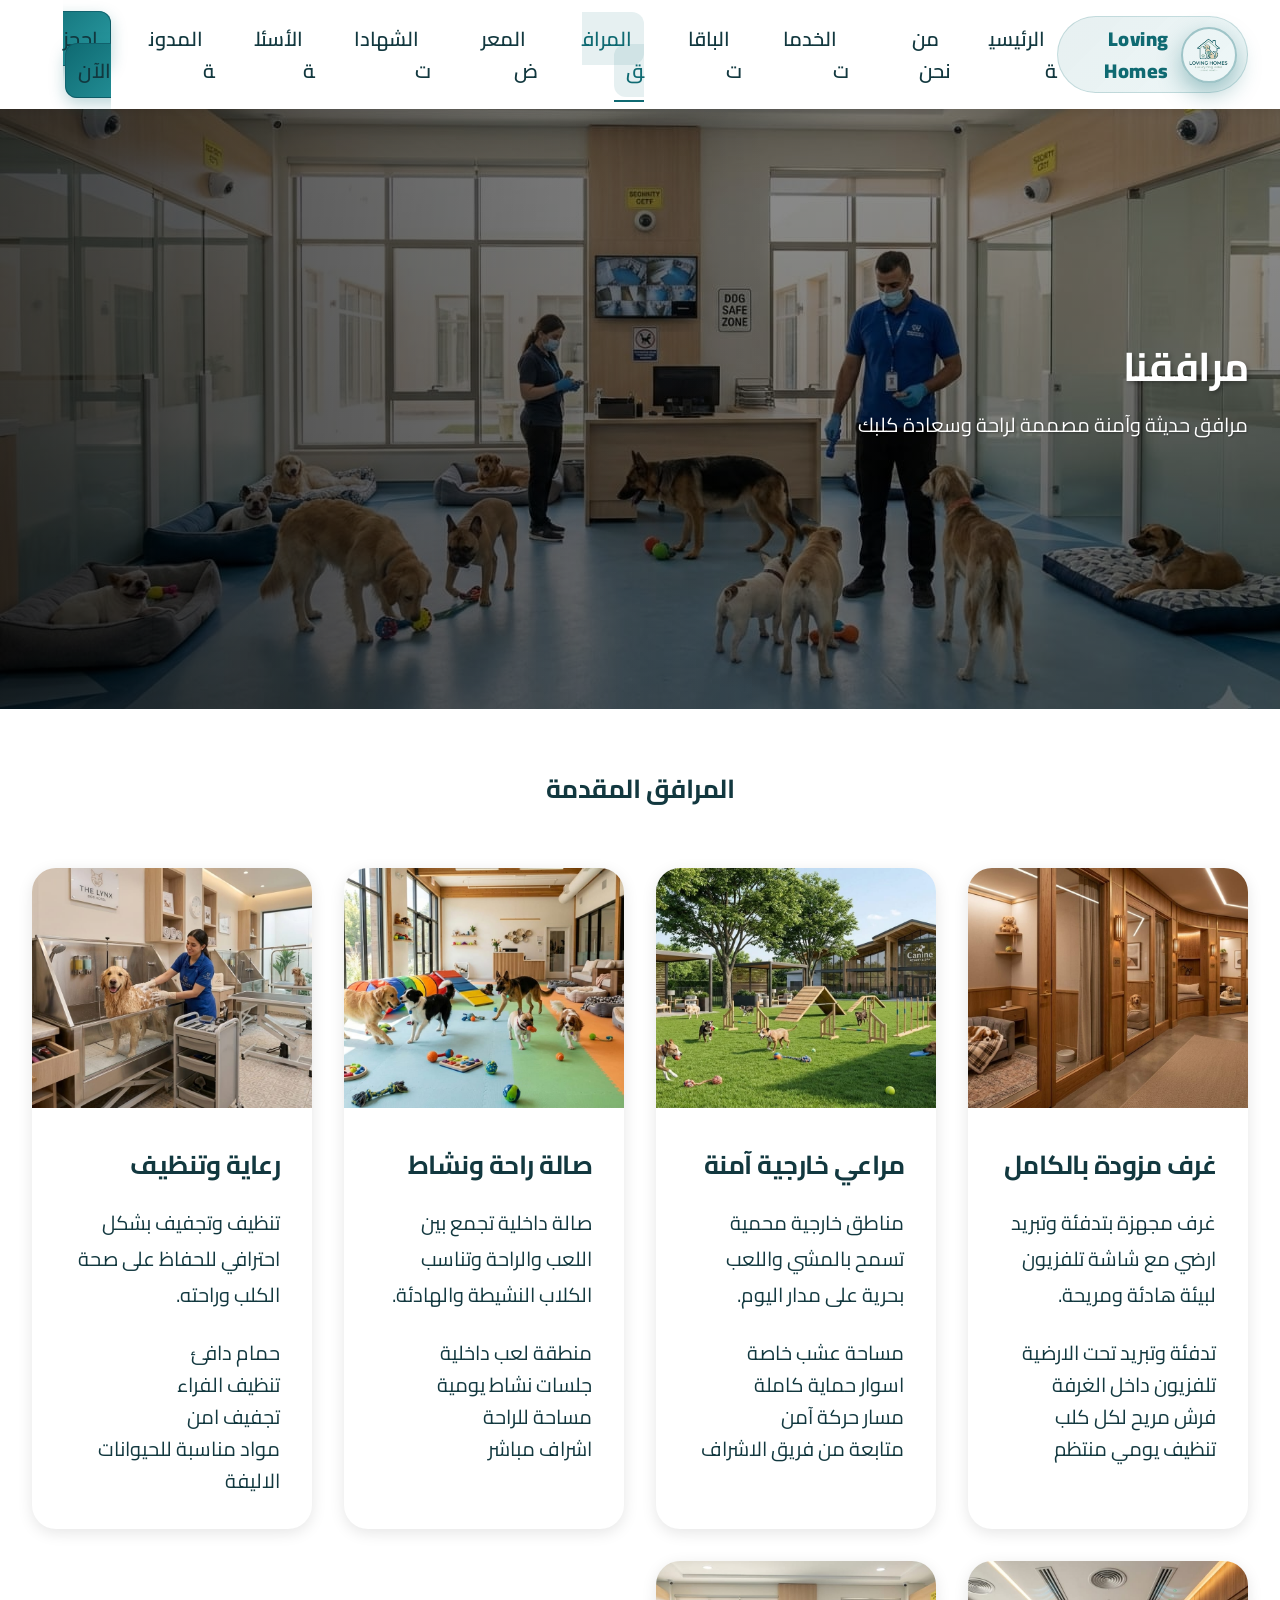
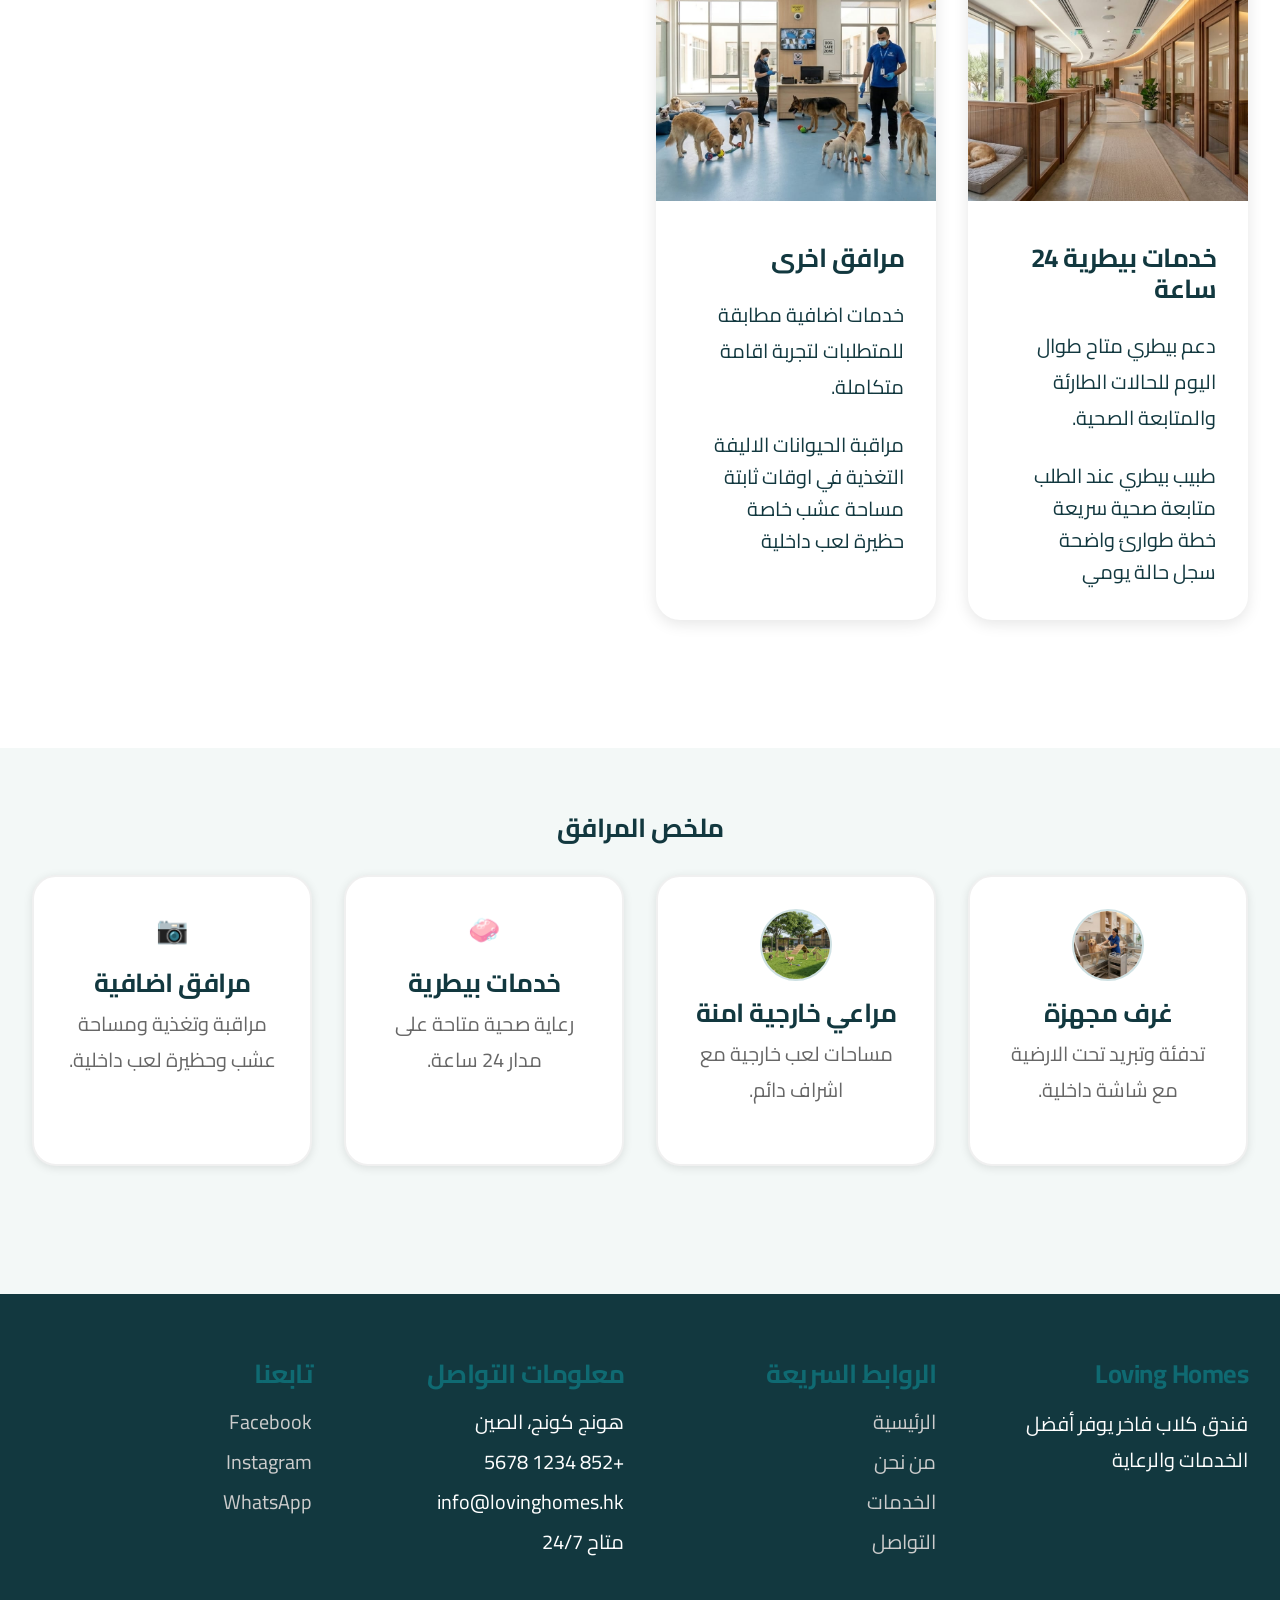
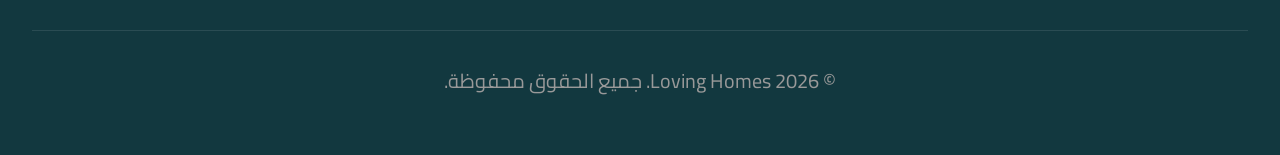
<file: html/facilities.html>
<!DOCTYPE html>
<html lang="ar" dir="rtl">
<head>
 <!-- هذه الصفحة تعرض محتوى الصفحة الحالية -->
 <meta charset="UTF-8">
 <meta name="viewport" content="width=device-width, initial-scale=1.0">
 <title>المرافق - Loving Homes</title>
 <link rel="stylesheet" href="../css/style.css">
</head>
<body>
 <!-- بداية المحتوى الرئيسي للصفحة -->
 <!-- هيدر الموقع -->
 <header>
  <nav class="navbar">
   <a href="../index.html" class="logo">
    <img src="../images/logo.png" alt="Loving Homes Logo" class="site-logo">
    <span>Loving Homes</span></a>
   <ul class="nav-links">
    <li><a href="../index.html">الرئيسية</a></li>
    <li><a href="about.html">من نحن</a></li>
    <li><a href="services.html">الخدمات</a></li>
    <li><a href="packages.html">الباقات</a></li>
    <li><a href="facilities.html" class="active">المرافق</a></li>
    <li><a href="gallery.html">المعرض</a></li>
    <li><a href="testimonials.html">الشهادات</a></li>
    <li><a href="faq.html">الأسئلة</a></li>
    <li><a href="blog.html">المدونة</a></li>
    <li><a href="contact.html" class="cta-btn">احجز الآن</a></li>
   </ul>
   <div class="hamburger"><span></span><span></span><span></span></div>
  </nav>
 </header>

 <section class="hero" style="background: linear-gradient(rgba(0, 0, 0, 0.45), rgba(0, 0, 0, 0.55)), url('../images/r1.jpeg'); background-size: cover; background-position: center; display: flex; align-items: center;">
  <div class="hero-content" style="color: white;">
   <h1>مرافقنا</h1>
   <p>مرافق حديثة وآمنة مصممة لراحة وسعادة كلبك</p>
  </div>
 </section>

 <section class="section">
  <div class="container">
   <div class="section-title">
    <h2>المرافق المقدمة</h2>
   </div>
   <div class="features-grid">
    <div class="card">
     <img src="../images/r4.jpeg" alt="صورة المرافق" style="width: 100%; height: 240px; object-fit: cover;">
     <div class="card-content">
      <h3>غرف مزودة بالكامل</h3>
      <p>غرف مجهزة بتدفئة وتبريد ارضي مع شاشة تلفزيون لبيئة هادئة ومريحة.</p>
      <ul style="list-style: none; margin-top: 1rem;">
       <li> تدفئة وتبريد تحت الارضية</li>
       <li> تلفزيون داخل الغرفة</li>
       <li> فرش مريح لكل كلب</li>
       <li> تنظيف يومي منتظم</li>
      </ul>
     </div>
    </div>

    <div class="card">
     <img src="../images/r6.jpeg" alt="صورة المرافق" style="width: 100%; height: 240px; object-fit: cover;">
     <div class="card-content">
      <h3>مراعي خارجية آمنة</h3>
      <p>مناطق خارجية محمية تسمح بالمشي واللعب بحرية على مدار اليوم.</p>
      <ul style="list-style: none; margin-top: 1rem;">
       <li> مساحة عشب خاصة</li>
       <li> اسوار حماية كاملة</li>
       <li> مسار حركة آمن</li>
       <li> متابعة من فريق الاشراف</li>
      </ul>
     </div>
    </div>

    <div class="card">
     <img src="../images/r3.jpeg" alt="صورة المرافق" style="width: 100%; height: 240px; object-fit: cover;">
     <div class="card-content">
      <h3>صالة راحة ونشاط</h3>
      <p>صالة داخلية تجمع بين اللعب والراحة وتناسب الكلاب النشيطة والهادئة.</p>
      <ul style="list-style: none; margin-top: 1rem;">
       <li> منطقة لعب داخلية</li>
       <li> جلسات نشاط يومية</li>
       <li> مساحة للراحة</li>
       <li> اشراف مباشر</li>
      </ul>
     </div>
    </div>

    <div class="card">
     <img src="../images/r5.jpeg" alt="صورة المرافق" style="width: 100%; height: 240px; object-fit: cover;">
     <div class="card-content">
      <h3>رعاية وتنظيف</h3>
      <p>تنظيف وتجفيف بشكل احترافي للحفاظ على صحة الكلب وراحته.</p>
      <ul style="list-style: none; margin-top: 1rem;">
       <li> حمام دافئ</li>
       <li> تنظيف الفراء</li>
       <li> تجفيف امن</li>
       <li> مواد مناسبة للحيوانات الاليفة</li>
      </ul>
     </div>
    </div>

    <div class="card">
     <img src="../images/r2.jpeg" alt="صورة المرافق" style="width: 100%; height: 240px; object-fit: cover;">
     <div class="card-content">
      <h3>خدمات بيطرية 24 ساعة</h3>
      <p>دعم بيطري متاح طوال اليوم للحالات الطارئة والمتابعة الصحية.</p>
      <ul style="list-style: none; margin-top: 1rem;">
       <li> طبيب بيطري عند الطلب</li>
       <li> متابعة صحية سريعة</li>
       <li> خطة طوارئ واضحة</li>
       <li> سجل حالة يومي</li>
      </ul>
     </div>
    </div>

    <div class="card">
     <img src="../images/r1.jpeg" alt="صورة المرافق" style="width: 100%; height: 240px; object-fit: cover;">
     <div class="card-content">
      <h3>مرافق اخرى</h3>
      <p>خدمات اضافية مطابقة للمتطلبات لتجربة اقامة متكاملة.</p>
      <ul style="list-style: none; margin-top: 1rem;">
       <li> مراقبة الحيوانات الاليفة</li>
       <li> التغذية في اوقات ثابتة</li>
       <li> مساحة عشب خاصة</li>
       <li> حظيرة لعب داخلية</li>
      </ul>
     </div>
    </div>
   </div>
  </div>
 </section>

 <section class="section bg-light">
  <div class="container">
   <h2 style="text-align: center; margin-bottom: 2rem;">ملخص المرافق</h2>
   <div class="features-grid">
    <div class="feature-card">
     <img src="../images/r5.jpeg" alt="مركز التنظيف" class="mini-feature-img">
     <h3>غرف مجهزة</h3>
     <p>تدفئة وتبريد تحت الارضية مع شاشة داخلية.</p>
    </div>
    <div class="feature-card">
     <img src="../images/r6.jpeg" alt="نظام المراقبة" class="mini-feature-img">
     <h3>مراعي خارجية امنة</h3>
     <p>مساحات لعب خارجية مع اشراف دائم.</p>
    </div>
    <div class="feature-card">
     <div class="feature-icon" aria-hidden="true">🧼</div>
     <h3>خدمات بيطرية</h3>
     <p>رعاية صحية متاحة على مدار 24 ساعة.</p>
    </div>
    <div class="feature-card">
     <div class="feature-icon" aria-hidden="true">📷</div>
     <h3>مرافق اضافية</h3>
     <p>مراقبة وتغذية ومساحة عشب وحظيرة لعب داخلية.</p>
    </div>
   </div>
  </div>
 </section>

 <footer>
  <div class="container">
   <div class="footer-content">
    <div class="footer-section">
     <h3>Loving Homes</h3>
     <p>فندق كلاب فاخر يوفر أفضل الخدمات والرعاية</p>
    </div>
    <div class="footer-section">
     <h3>الروابط السريعة</h3>
     <ul>
      <li><a href="../index.html">الرئيسية</a></li>
      <li><a href="about.html">من نحن</a></li>
      <li><a href="services.html">الخدمات</a></li>
      <li><a href="contact.html">التواصل</a></li>
     </ul>
    </div>
    <div class="footer-section">
     <h3>معلومات التواصل</h3>
     <ul>
      <li> هونج كونج، الصين</li>
      <li> +852 1234 5678</li>
      <li> info@lovinghomes.hk</li>
      <li>متاح 24/7</li>
     </ul>
    </div>
    <div class="footer-section">
     <h3>تابعنا</h3>
     <ul>
      <li><a href="https://www.facebook.com/" target="_blank" rel="noopener noreferrer">Facebook</a></li>
      <li><a href="https://www.instagram.com/" target="_blank" rel="noopener noreferrer">Instagram</a></li>
      <li><a href="https://www.whatsapp.com/" target="_blank" rel="noopener noreferrer">WhatsApp</a></li>
     </ul>
    </div>
   </div>
   <div class="footer-bottom">
    <p>&copy; 2026 Loving Homes. جميع الحقوق محفوظة.</p>
   </div>
  </div>
 </footer>

 <script src="../js/main.js"></script>
 <!-- نهاية المحتوى الرئيسي للصفحة -->
</body>
</html>
</file>
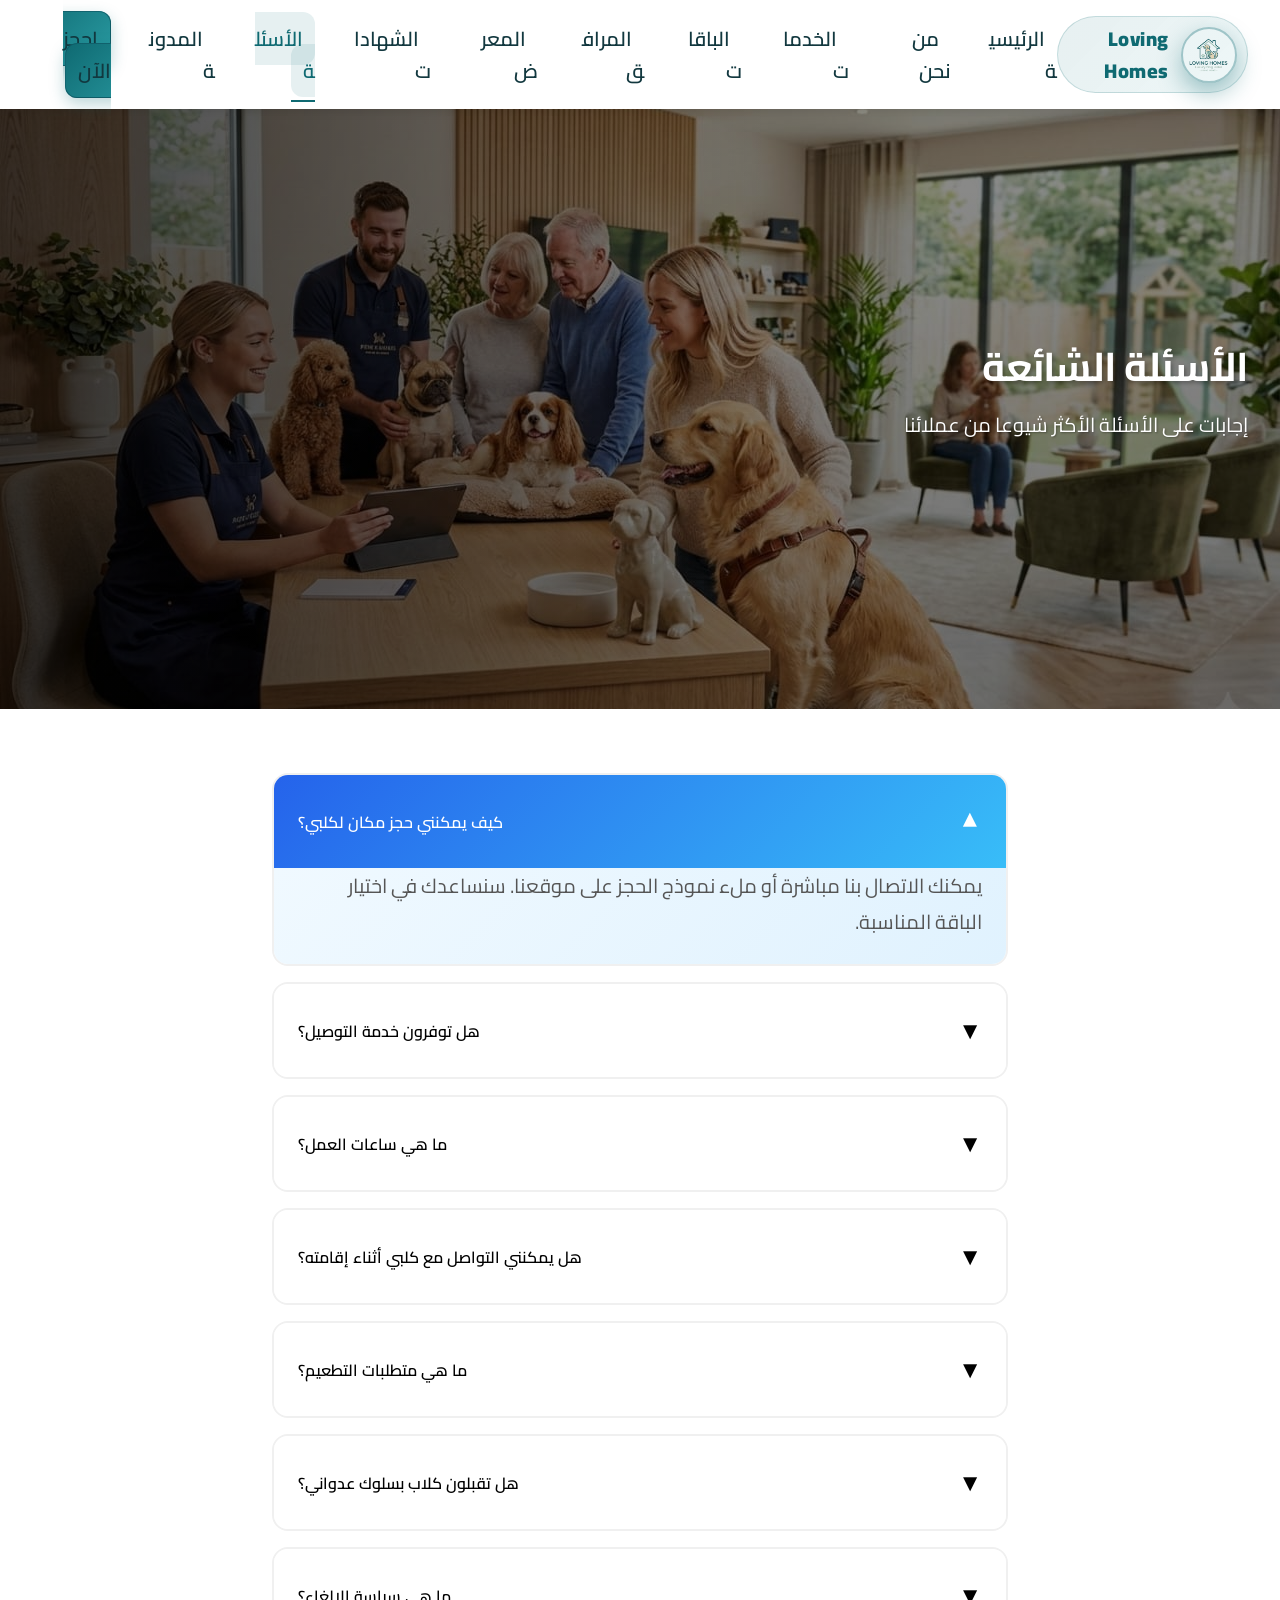
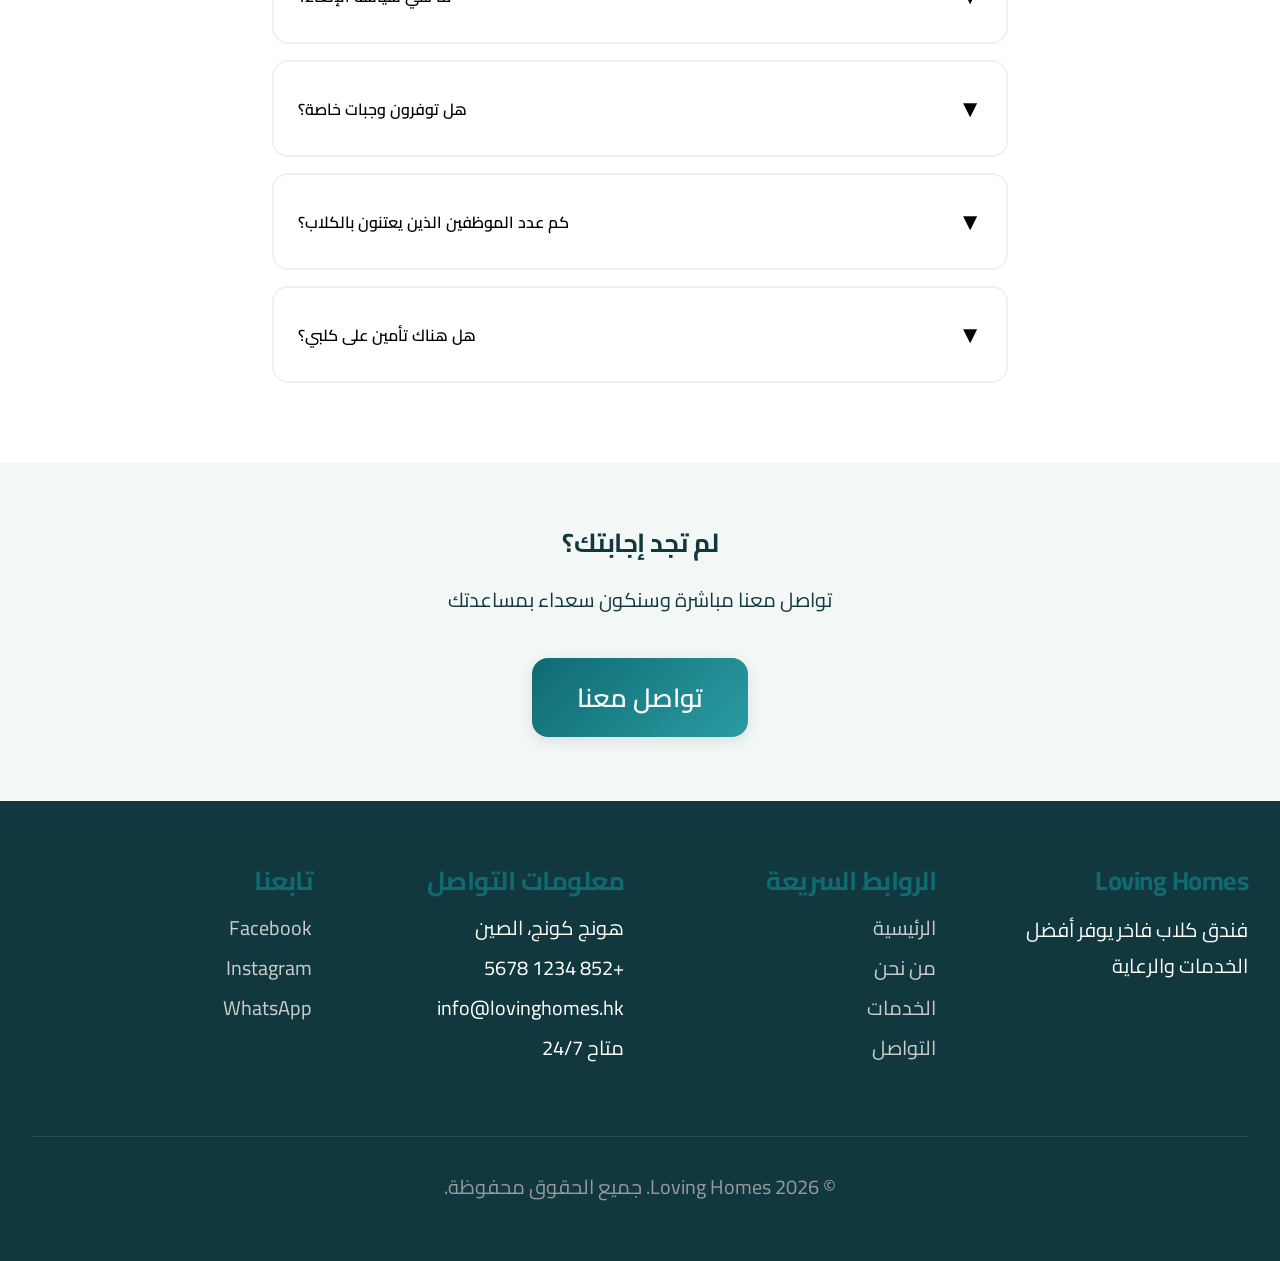
<file: html/faq.html>
<!DOCTYPE html>
<html lang="ar" dir="rtl">
<head>
 <!-- هذه الصفحة تعرض محتوى الصفحة الحالية -->
 <meta charset="UTF-8">
 <meta name="viewport" content="width=device-width, initial-scale=1.0">
 <title>الأسئلة الشائعة - Loving Homes</title>
 <link rel="stylesheet" href="../css/style.css">
 <style>
  .accordion {
   border: 2px solid #f0f0f0;
   border-radius: 1rem;
   margin-bottom: 1rem;
   overflow: hidden;
  }

  .accordion-button {
   width: 100%;
   padding: 1.5rem;
   background: white;
   border: none;
   cursor: pointer;
   text-align: right;
   display: flex;
   justify-content: space-between;
   align-items: center;
   transition: all 0.3s ease;
   font-size: 1rem;
   font-weight: 600;
  }

  .accordion-button:hover {
   background: linear-gradient(135deg, #F0F9FF 0%, #E0F2FE 100%);
  }

  .accordion.active .accordion-button {
   background: linear-gradient(135deg, #2563EB 0%, #38BDF8 100%);
   color: white;
  }

  .accordion-content {
   max-height: 0;
   overflow: hidden;
   transition: max-height 0.3s ease;
  }

  .accordion.active .accordion-content {
   max-height: 500px;
  }

  .accordion-text {
   padding: 0 1.5rem 1.5rem;
   background: linear-gradient(135deg, #F0F9FF 0%, #E0F2FE 100%);
   color: #555;
   line-height: 1.8;
  }

  .chevron {
   transition: transform 0.3s ease;
   font-size: 1.5rem;
  }

  .accordion.active .chevron {
   transform: rotate(180deg);
  }
 </style>
</head>
<body>
 <!-- بداية المحتوى الرئيسي للصفحة -->
 <!-- هيدر الموقع -->
 <header>
  <nav class="navbar">
   <a href="../index.html" class="logo">
    <img src="../images/logo.png" alt="Loving Homes Logo" class="site-logo">
    <span>Loving Homes</span></a>
   <ul class="nav-links">
    <li><a href="../index.html">الرئيسية</a></li>
    <li><a href="about.html">من نحن</a></li>
    <li><a href="services.html">الخدمات</a></li>
    <li><a href="packages.html">الباقات</a></li>
    <li><a href="facilities.html">المرافق</a></li>
    <li><a href="gallery.html">المعرض</a></li>
    <li><a href="testimonials.html">الشهادات</a></li>
    <li><a href="faq.html" class="active">الأسئلة</a></li>
    <li><a href="blog.html">المدونة</a></li>
    <li><a href="contact.html" class="cta-btn">احجز الآن</a></li>
   </ul>
   <div class="hamburger"><span></span><span></span><span></span></div>
  </nav>
 </header>

 <section class="hero" style="background: linear-gradient(rgba(0, 0, 0, 0.45), rgba(0, 0, 0, 0.55)), url('../images/banner-faq.jpg'); background-size: cover; background-position: center; display: flex; align-items: center;">
  <div class="hero-content" style="color: white;">
   <h1>الأسئلة الشائعة</h1>
   <p>إجابات على الأسئلة الأكثر شيوعا من عملائنا</p>
  </div>
 </section>

 <section class="section">
  <div class="container" style="max-width: 800px;">
   <div class="accordion active">
    <button class="accordion-button">
     <span class="chevron">▼</span>
     <span>كيف يمكنني حجز مكان لكلبي؟</span>
    </button>
    <div class="accordion-content">
     <div class="accordion-text">يمكنك الاتصال بنا مباشرة أو ملء نموذج الحجز على موقعنا. سنساعدك في اختيار الباقة المناسبة.</div>
    </div>
   </div>

   <div class="accordion">
    <button class="accordion-button">
     <span class="chevron">▼</span>
     <span>هل توفرون خدمة التوصيل؟</span>
    </button>
    <div class="accordion-content">
     <div class="accordion-text">نعم، نوفر خدمة التوصيل من وإلى منزلك مجانا للباقات المميزة والكلاسيكية.</div>
    </div>
   </div>

   <div class="accordion">
    <button class="accordion-button">
     <span class="chevron">▼</span>
     <span>ما هي ساعات العمل؟</span>
    </button>
    <div class="accordion-content">
     <div class="accordion-text">نحن متاحون 24/7 لرعاية كلبك. يمكنك التواصل معنا في أي وقت.</div>
    </div>
   </div>

   <div class="accordion">
    <button class="accordion-button">
     <span class="chevron">▼</span>
     <span>هل يمكنني التواصل مع كلبي أثناء إقامته؟</span>
    </button>
    <div class="accordion-content">
     <div class="accordion-text">نعم، نوفر تطبيق خاص للتواصل المباشر مع فريقنا ومشاهدة صور وفيديوهات لكلبك.</div>
    </div>
   </div>

   <div class="accordion">
    <button class="accordion-button">
     <span class="chevron">▼</span>
     <span>ما هي متطلبات التطعيم؟</span>
    </button>
    <div class="accordion-content">
     <div class="accordion-text">نطلب أن يكون كلبك محدث التطعيمات. يجب تقديم شهادة التطعيم عند الحجز.</div>
    </div>
   </div>

   <div class="accordion">
    <button class="accordion-button">
     <span class="chevron">▼</span>
     <span>هل تقبلون كلاب بسلوك عدواني؟</span>
    </button>
    <div class="accordion-content">
     <div class="accordion-text">نحن نستقبل الكلاب فقط. في حالة السلوك العدواني، سنتواصل معك لمناقشة الترتيبات الخاصة.</div>
    </div>
   </div>

   <div class="accordion">
    <button class="accordion-button">
     <span class="chevron">▼</span>
     <span>ما هي سياسة الإلغاء؟</span>
    </button>
    <div class="accordion-content">
     <div class="accordion-text">يمكنك إلغاء الحجز قبل 24 ساعة من الموعد المحدد بدون رسوم إلغاء.</div>
    </div>
   </div>

   <div class="accordion">
    <button class="accordion-button">
     <span class="chevron">▼</span>
     <span>هل توفرون وجبات خاصة؟</span>
    </button>
    <div class="accordion-content">
     <div class="accordion-text">نعم، نوفر وجبات خاصة حسب احتياجات كلبك الصحية والغذائية.</div>
    </div>
   </div>

   <div class="accordion">
    <button class="accordion-button">
     <span class="chevron">▼</span>
     <span>كم عدد الموظفين الذين يعتنون بالكلاب؟</span>
    </button>
    <div class="accordion-content">
     <div class="accordion-text">لدينا فريق متخصص من 8 موظفين مدربين يعملون على مدار الساعة.</div>
    </div>
   </div>

   <div class="accordion">
    <button class="accordion-button">
     <span class="chevron">▼</span>
     <span>هل هناك تأمين على كلبي؟</span>
    </button>
    <div class="accordion-content">
     <div class="accordion-text">نعم، جميع كلابنا مؤمنة ضد الحوادث والإصابات.</div>
    </div>
   </div>
  </div>
 </section>

 <section class="section bg-light">
  <div class="container" style="text-align: center; max-width: 600px; margin: 0 auto;">
   <h2>لم تجد إجابتك؟</h2>
   <p>تواصل معنا مباشرة وسنكون سعداء بمساعدتك</p>
   <a href="contact.html" class="btn btn-primary btn-lg" style="margin-top: 1rem;">تواصل معنا</a>
  </div>
 </section>

 <footer>
  <div class="container">
   <div class="footer-content">
    <div class="footer-section">
     <h3>Loving Homes</h3>
     <p>فندق كلاب فاخر يوفر أفضل الخدمات والرعاية</p>
    </div>
    <div class="footer-section">
     <h3>الروابط السريعة</h3>
     <ul>
      <li><a href="../index.html">الرئيسية</a></li>
      <li><a href="about.html">من نحن</a></li>
      <li><a href="services.html">الخدمات</a></li>
      <li><a href="contact.html">التواصل</a></li>
     </ul>
    </div>
    <div class="footer-section">
     <h3>معلومات التواصل</h3>
     <ul>
      <li> هونج كونج، الصين</li>
      <li> +852 1234 5678</li>
      <li> info@lovinghomes.hk</li>
      <li>متاح 24/7</li>
     </ul>
    </div>
    <div class="footer-section">
     <h3>تابعنا</h3>
     <ul>
      <li><a href="https://www.facebook.com/" target="_blank" rel="noopener noreferrer">Facebook</a></li>
      <li><a href="https://www.instagram.com/" target="_blank" rel="noopener noreferrer">Instagram</a></li>
      <li><a href="https://www.whatsapp.com/" target="_blank" rel="noopener noreferrer">WhatsApp</a></li>
     </ul>
    </div>
   </div>
   <div class="footer-bottom">
    <p>&copy; 2026 Loving Homes. جميع الحقوق محفوظة.</p>
   </div>
  </div>
 </footer>

 <script src="../js/main.js"></script>
 <script>
  const accordionButtons = document.querySelectorAll('.accordion-button');
  accordionButtons.forEach(button => {
   button.addEventListener('click', () => {
    const accordion = button.parentElement;
    const isActive = accordion.classList.contains('active');
    
    document.querySelectorAll('.accordion').forEach(acc => {
     if (acc !== accordion) {
      acc.classList.remove('active');
     }
    });
    
    accordion.classList.toggle('active');
   });
  });
 </script>
 <!-- نهاية المحتوى الرئيسي للصفحة -->
</body>
</html>
</file>
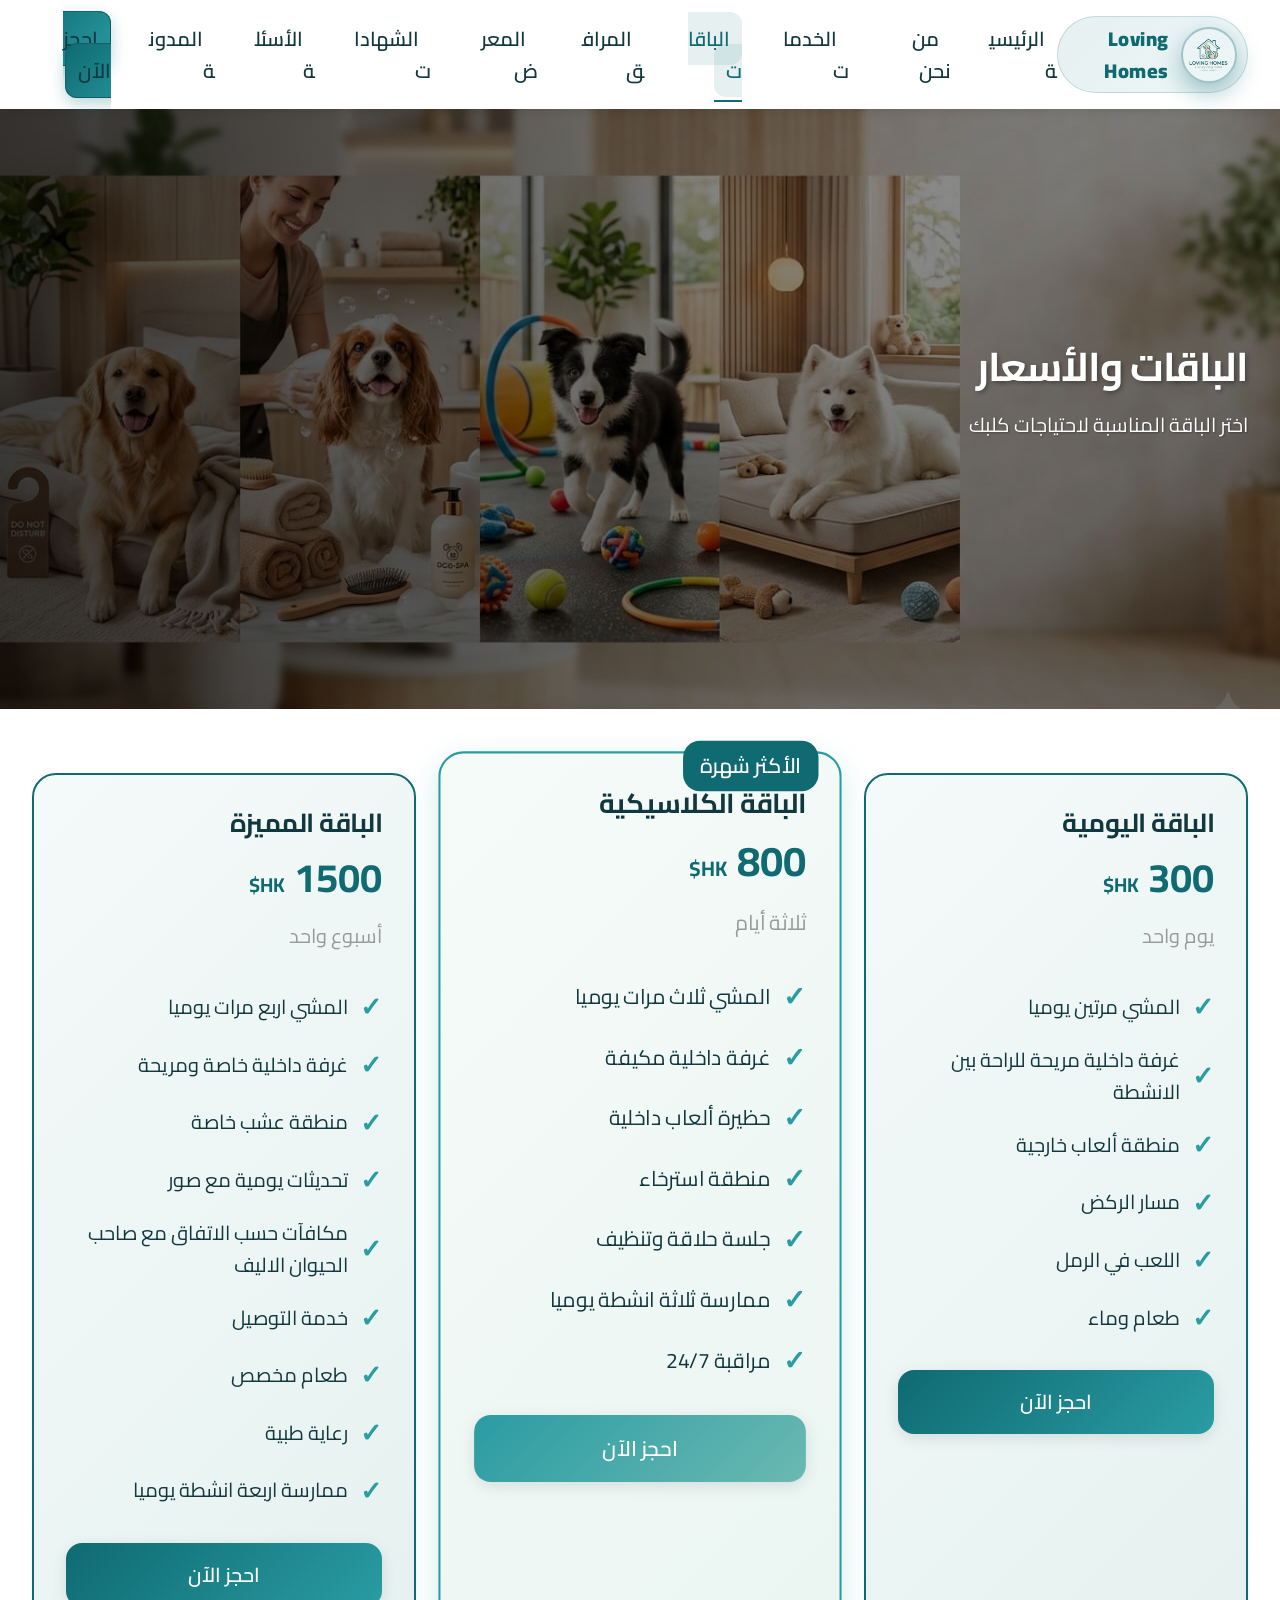
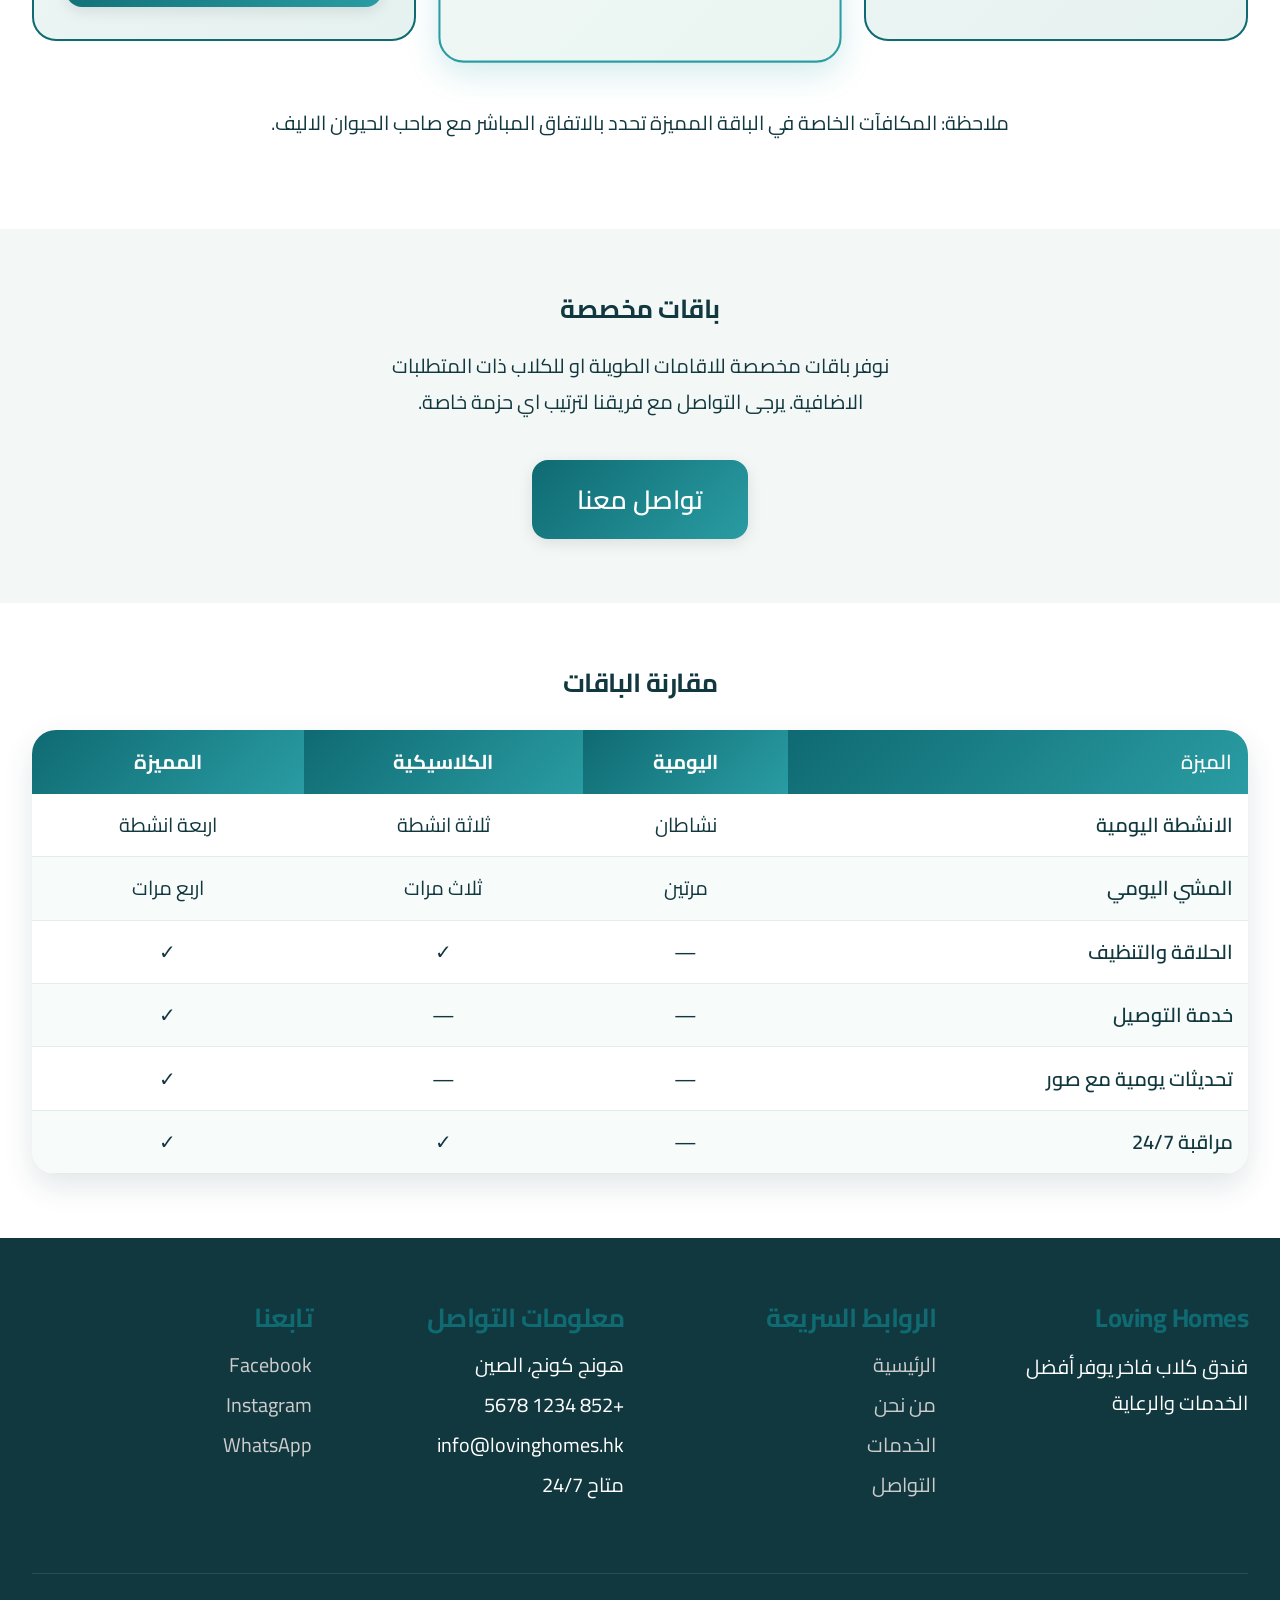
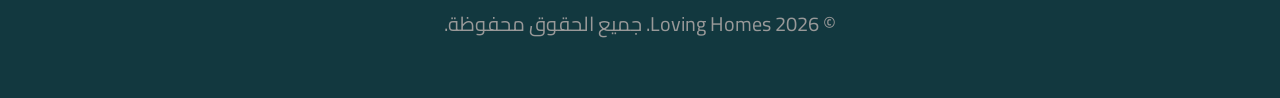
<file: html/packages.html>
<!DOCTYPE html>
<html lang="ar" dir="rtl">
<head>
 <!-- هذه الصفحة تعرض محتوى الصفحة الحالية -->
 <meta charset="UTF-8">
 <meta name="viewport" content="width=device-width, initial-scale=1.0">
 <title>الباقات والأسعار - Loving Homes</title>
 <link rel="stylesheet" href="../css/style.css">
</head>
<body>
 <!-- بداية المحتوى الرئيسي للصفحة -->
 
 <!-- هيدر الموقع -->
 <header>
  <nav class="navbar">
   <a href="../index.html" class="logo">
    <img src="../images/logo.png" alt="Loving Homes Logo" class="site-logo">
    <span>Loving Homes</span>
   </a>
   <ul class="nav-links">
    <li><a href="../index.html">الرئيسية</a></li>
    <li><a href="about.html">من نحن</a></li>
    <li><a href="services.html">الخدمات</a></li>
    <li><a href="packages.html" class="active">الباقات</a></li>
    <li><a href="facilities.html">المرافق</a></li>
    <li><a href="gallery.html">المعرض</a></li>
    <li><a href="testimonials.html">الشهادات</a></li>
    <li><a href="faq.html">الأسئلة</a></li>
    <li><a href="blog.html">المدونة</a></li>
    <li><a href="contact.html" class="cta-btn">احجز الآن</a></li>
   </ul>
   <div class="hamburger"><span></span><span></span><span></span></div>
  </nav>
 </header>

 
 <section class="hero" style="background: linear-gradient(rgba(0, 0, 0, 0.45), rgba(0, 0, 0, 0.55)), url('../images/banner-packages.jpg'); background-size: cover; background-position: center; display: flex; align-items: center;">
  <div class="hero-content" style="color: white;">
   <h1>الباقات والأسعار</h1>
   <p>اختر الباقة المناسبة لاحتياجات كلبك</p>
  </div>
 </section>


 
 <section class="section">
  <div class="container">
   <div class="features-grid" style="grid-template-columns: repeat(auto-fit, minmax(300px, 1fr));">
    
    <div class="package-card">
     <h3 class="card-title">الباقة اليومية</h3>
     <div class="package-price">300 <span style="font-size: var(--font-size-body);">HK$</span></div>
     <p class="text-muted">يوم واحد</p>
     <ul class="package-features">
      <li>المشي مرتين يوميا</li>
      <li>غرفة داخلية مريحة للراحة بين الانشطة</li>
      <li>منطقة ألعاب خارجية</li>
      <li>مسار الركض</li>
      <li>اللعب في الرمل</li>
      <li>طعام وماء</li>
     </ul>
     <a href="contact.html" class="btn btn-primary" style="width: 100%; text-align: center; display: block; margin-top: 1rem;">احجز الآن</a>
    </div>

    
    <div class="package-card featured">
     <div class="package-badge">الأكثر شهرة</div>
     <h3 class="card-title">الباقة الكلاسيكية</h3>
     <div class="package-price">800 <span style="font-size: var(--font-size-body);">HK$</span></div>
     <p class="text-muted">ثلاثة أيام</p>
     <ul class="package-features">
      <li>المشي ثلاث مرات يوميا</li>
      <li>غرفة داخلية مكيفة</li>
      <li>حظيرة ألعاب داخلية</li>
      <li>منطقة استرخاء</li>
      <li>جلسة حلاقة وتنظيف</li>
      <li>ممارسة ثلاثة انشطة يوميا</li>
      <li>مراقبة 24/7</li>
     </ul>
     <a href="contact.html" class="btn btn-green" style="width: 100%; text-align: center; display: block; margin-top: 1rem;">احجز الآن</a>
    </div>

    
    <div class="package-card">
     <h3 class="card-title">الباقة المميزة</h3>
     <div class="package-price">1500 <span style="font-size: var(--font-size-body);">HK$</span></div>
     <p class="text-muted">أسبوع واحد</p>
     <ul class="package-features">
      <li>المشي اربع مرات يوميا</li>
      <li>غرفة داخلية خاصة ومريحة</li>
      <li>منطقة عشب خاصة</li>
      <li>تحديثات يومية مع صور</li>
      <li>مكافآت حسب الاتفاق مع صاحب الحيوان الاليف</li>
      <li>خدمة التوصيل</li>
      <li>طعام مخصص</li>
      <li>رعاية طبية</li>
      <li>ممارسة اربعة انشطة يوميا</li>
     </ul>
     <a href="contact.html" class="btn btn-primary" style="width: 100%; text-align: center; display: block; margin-top: 1rem;">احجز الآن</a>
    </div>
   </div>
      <p style="margin-top: 1rem; text-align: center;">ملاحظة: المكافآت الخاصة في الباقة المميزة تحدد بالاتفاق المباشر مع صاحب الحيوان الاليف.</p>
  </div>
 </section>

 
 <section class="section bg-light">
  <div class="container" style="text-align: center; max-width: 600px; margin: 0 auto;">
   <h2>باقات مخصصة</h2>
   <p>نوفر باقات مخصصة للاقامات الطويلة او للكلاب ذات المتطلبات الاضافية. يرجى التواصل مع فريقنا لترتيب اي حزمة خاصة.</p>
   <a href="contact.html" class="btn btn-primary btn-lg" style="margin-top: 1rem;">تواصل معنا</a>
  </div>
 </section>

 
 <section class="section">
  <div class="container">
   <h2 style="text-align: center; margin-bottom: 2rem;">مقارنة الباقات</h2>
   <div class="compare-table-wrap">
    <table class="compare-table">
     <thead>
      <tr>
       <th>الميزة</th>
       <th>اليومية</th>
       <th>الكلاسيكية</th>
       <th>المميزة</th>
      </tr>
     </thead>
     <tbody>
      <tr>
       <td>الانشطة اليومية</td>
       <td>نشاطان</td>
       <td>ثلاثة انشطة</td>
       <td>اربعة انشطة</td>
      </tr>
      <tr>
       <td>المشي اليومي</td>
       <td>مرتين</td>
       <td>ثلاث مرات</td>
       <td>اربع مرات</td>
      </tr>
      <tr>
       <td>الحلاقة والتنظيف</td>
       <td>—</td>
       <td>✓</td>
       <td>✓</td>
      </tr>
      <tr>
       <td>خدمة التوصيل</td>
       <td>—</td>
       <td>—</td>
       <td>✓</td>
      </tr>
      <tr>
       <td>تحديثات يومية مع صور</td>
       <td>—</td>
       <td>—</td>
       <td>✓</td>
      </tr>
      <tr>
       <td>مراقبة 24/7</td>
       <td>—</td>
       <td>✓</td>
       <td>✓</td>
      </tr>
     </tbody>
    </table>
   </div>
  </div>
 </section>

 
 <footer>
  <div class="container">
   <div class="footer-content">
    <div class="footer-section">
     <h3>Loving Homes</h3>
     <p>فندق كلاب فاخر يوفر أفضل الخدمات والرعاية</p>
    </div>
    <div class="footer-section">
     <h3>الروابط السريعة</h3>
     <ul>
      <li><a href="../index.html">الرئيسية</a></li>
      <li><a href="about.html">من نحن</a></li>
      <li><a href="services.html">الخدمات</a></li>
      <li><a href="contact.html">التواصل</a></li>
     </ul>
    </div>
    <div class="footer-section">
     <h3>معلومات التواصل</h3>
     <ul>
      <li> هونج كونج، الصين</li>
      <li> +852 1234 5678</li>
      <li> info@lovinghomes.hk</li>
      <li>متاح 24/7</li>
     </ul>
    </div>
    <div class="footer-section">
     <h3>تابعنا</h3>
     <ul>
      <li><a href="https://www.facebook.com/" target="_blank" rel="noopener noreferrer">Facebook</a></li>
      <li><a href="https://www.instagram.com/" target="_blank" rel="noopener noreferrer">Instagram</a></li>
      <li><a href="https://www.whatsapp.com/" target="_blank" rel="noopener noreferrer">WhatsApp</a></li>
     </ul>
    </div>
   </div>
   <div class="footer-bottom">
    <p>&copy; 2026 Loving Homes. جميع الحقوق محفوظة.</p>
   </div>
  </div>
 </footer>

 <script src="../js/main.js"></script>
 <!-- نهاية المحتوى الرئيسي للصفحة -->
</body>
</html>
</file>
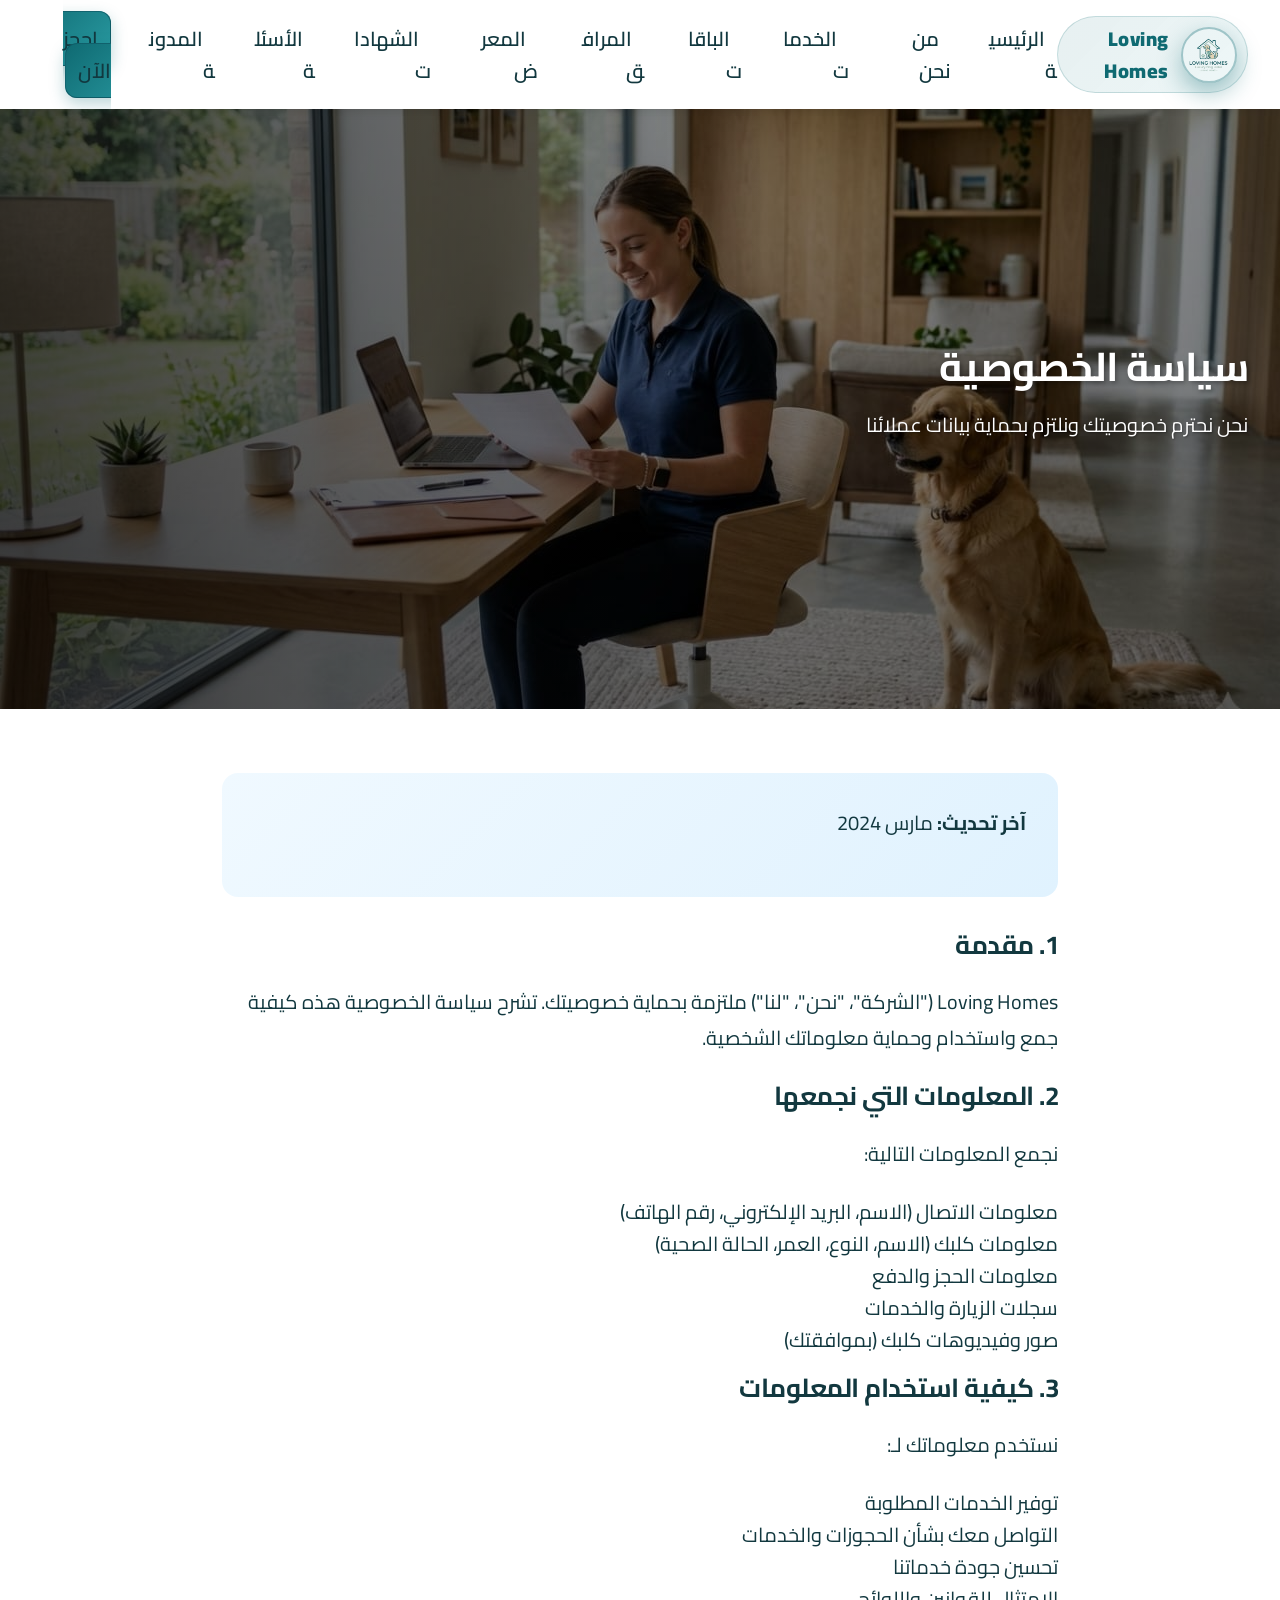
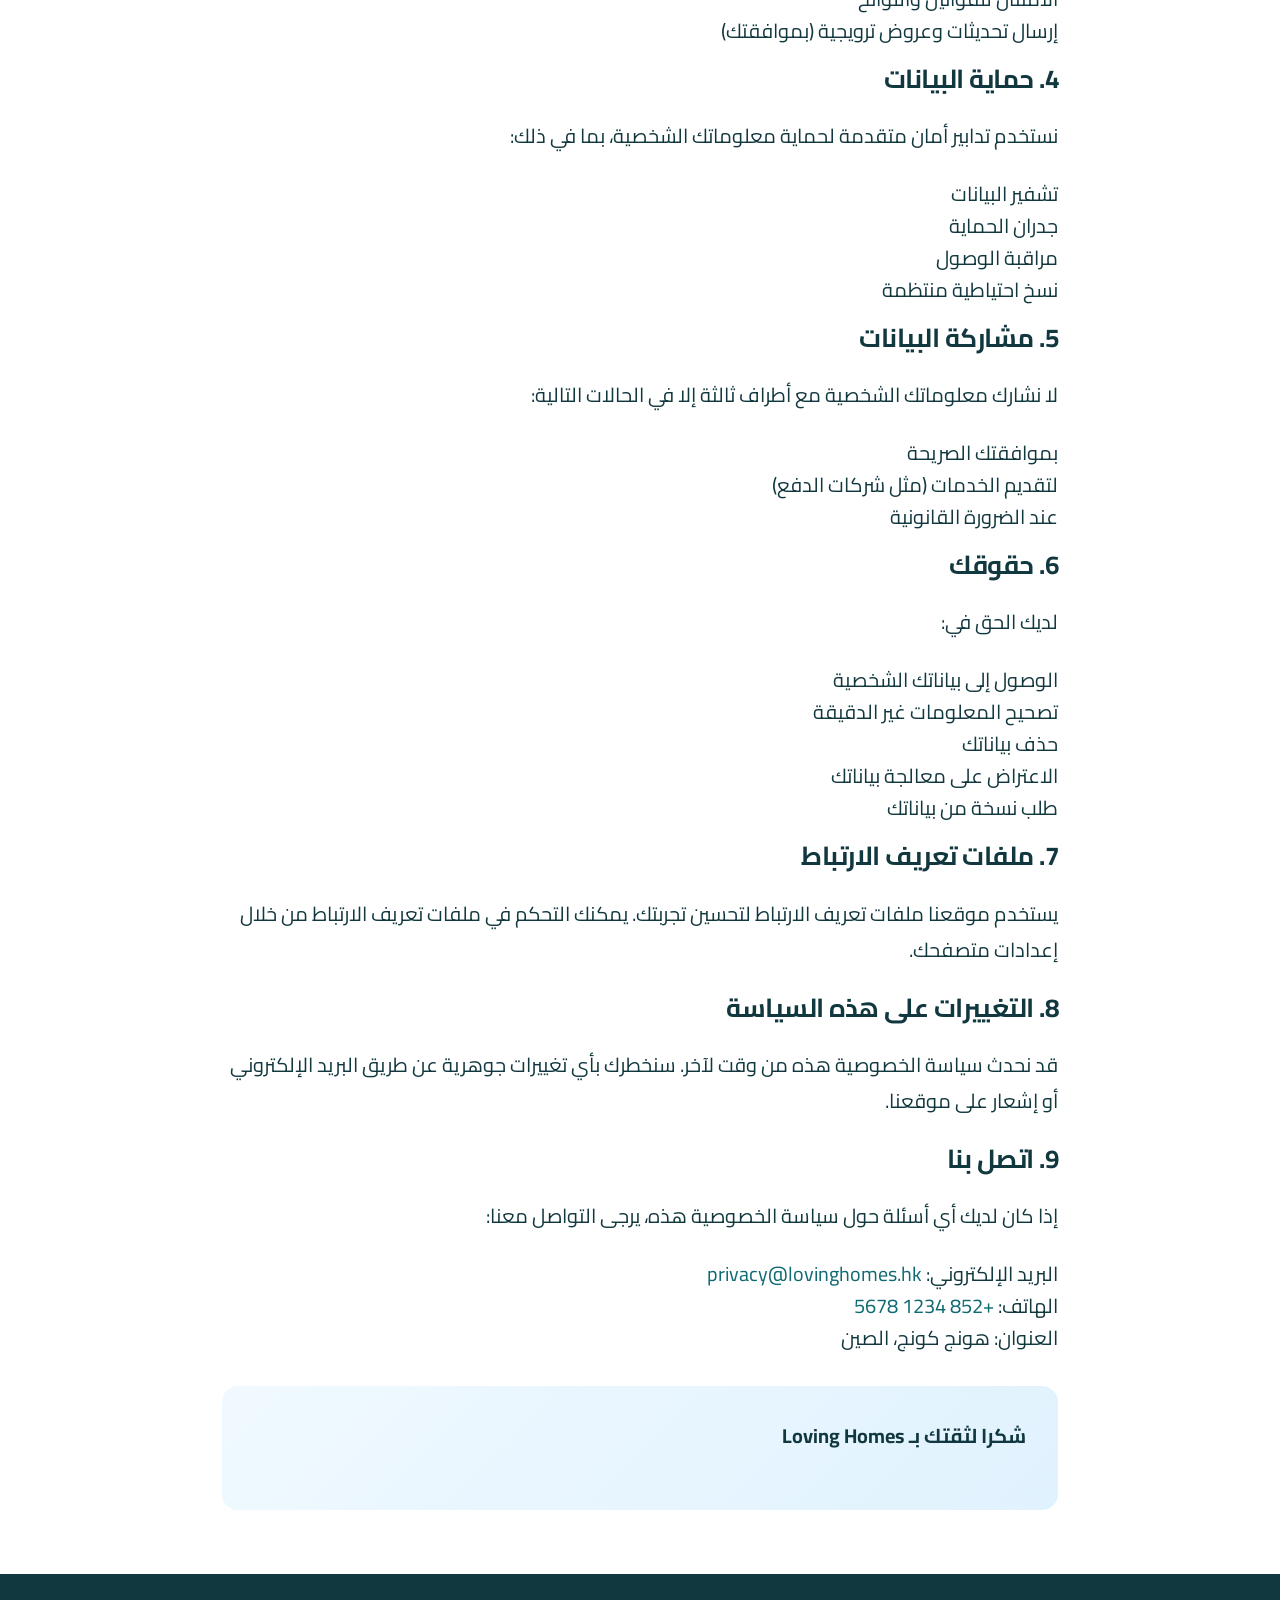
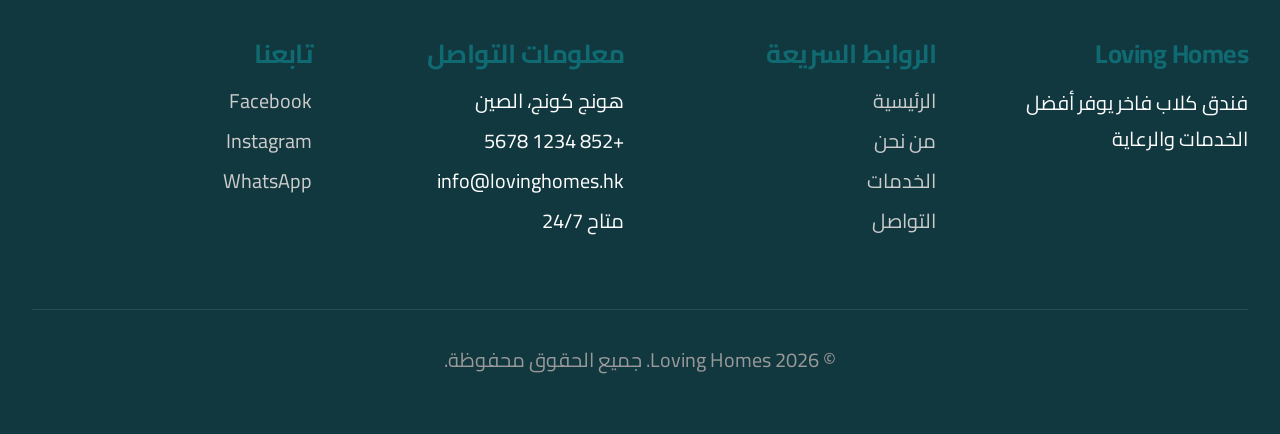
<file: html/privacy.html>
<!DOCTYPE html>
<html lang="ar" dir="rtl">
<head>
 <!-- هذه الصفحة تعرض محتوى الصفحة الحالية -->
 <meta charset="UTF-8">
 <meta name="viewport" content="width=device-width, initial-scale=1.0">
 <title>سياسة الخصوصية - Loving Homes</title>
 <link rel="stylesheet" href="../css/style.css">
</head>
<body>
 <!-- بداية المحتوى الرئيسي للصفحة -->
 <!-- هيدر الموقع -->
 <header>
  <nav class="navbar">
   <a href="../index.html" class="logo">
    <img src="../images/logo.png" alt="Loving Homes Logo" class="site-logo">
    <span>Loving Homes</span></a>
   <ul class="nav-links">
    <li><a href="../index.html">الرئيسية</a></li>
    <li><a href="about.html">من نحن</a></li>
    <li><a href="services.html">الخدمات</a></li>
    <li><a href="packages.html">الباقات</a></li>
    <li><a href="facilities.html">المرافق</a></li>
    <li><a href="gallery.html">المعرض</a></li>
    <li><a href="testimonials.html">الشهادات</a></li>
    <li><a href="faq.html">الأسئلة</a></li>
    <li><a href="blog.html">المدونة</a></li>
    <li><a href="contact.html" class="cta-btn">احجز الآن</a></li>
   </ul>
   <div class="hamburger"><span></span><span></span><span></span></div>
  </nav>
 </header>

 <section class="hero" style="background: linear-gradient(rgba(0, 0, 0, 0.45), rgba(0, 0, 0, 0.55)), url('../images/banner-privacy.jpg'); background-size: cover; background-position: center; display: flex; align-items: center;">
  <div class="hero-content" style="color: white;">
   <h1>سياسة الخصوصية</h1>
   <p>نحن نحترم خصوصيتك ونلتزم بحماية بيانات عملائنا</p>
  </div>
 </section>

 <section class="section">
  <div class="container" style="max-width: 900px;">
   <div style="background: linear-gradient(135deg, #F0F9FF 0%, #E0F2FE 100%); padding: 2rem; border-radius: 1rem; margin-bottom: 2rem;">
    <p><strong>آخر تحديث:</strong> مارس 2024</p>
   </div>

   <h2>1. مقدمة</h2>
   <p>Loving Homes ("الشركة"، "نحن"، "لنا") ملتزمة بحماية خصوصيتك. تشرح سياسة الخصوصية هذه كيفية جمع واستخدام وحماية معلوماتك الشخصية.</p>

   <h2>2. المعلومات التي نجمعها</h2>
   <p>نجمع المعلومات التالية:</p>
   <ul style="list-style: none; margin: 1rem 0;">
    <li> معلومات الاتصال (الاسم، البريد الإلكتروني، رقم الهاتف)</li>
    <li> معلومات كلبك (الاسم، النوع، العمر، الحالة الصحية)</li>
    <li> معلومات الحجز والدفع</li>
    <li> سجلات الزيارة والخدمات</li>
    <li> صور وفيديوهات كلبك (بموافقتك)</li>
   </ul>

   <h2>3. كيفية استخدام المعلومات</h2>
   <p>نستخدم معلوماتك لـ:</p>
   <ul style="list-style: none; margin: 1rem 0;">
    <li> توفير الخدمات المطلوبة</li>
    <li> التواصل معك بشأن الحجوزات والخدمات</li>
    <li> تحسين جودة خدماتنا</li>
    <li> الامتثال للقوانين واللوائح</li>
    <li> إرسال تحديثات وعروض ترويجية (بموافقتك)</li>
   </ul>

   <h2>4. حماية البيانات</h2>
   <p>نستخدم تدابير أمان متقدمة لحماية معلوماتك الشخصية، بما في ذلك:</p>
   <ul style="list-style: none; margin: 1rem 0;">
    <li> تشفير البيانات</li>
    <li> جدران الحماية</li>
    <li> مراقبة الوصول</li>
    <li> نسخ احتياطية منتظمة</li>
   </ul>

   <h2>5. مشاركة البيانات</h2>
   <p>لا نشارك معلوماتك الشخصية مع أطراف ثالثة إلا في الحالات التالية:</p>
   <ul style="list-style: none; margin: 1rem 0;">
    <li> بموافقتك الصريحة</li>
    <li> لتقديم الخدمات (مثل شركات الدفع)</li>
    <li> عند الضرورة القانونية</li>
   </ul>

   <h2>6. حقوقك</h2>
   <p>لديك الحق في:</p>
   <ul style="list-style: none; margin: 1rem 0;">
    <li> الوصول إلى بياناتك الشخصية</li>
    <li> تصحيح المعلومات غير الدقيقة</li>
    <li> حذف بياناتك</li>
    <li> الاعتراض على معالجة بياناتك</li>
    <li> طلب نسخة من بياناتك</li>
   </ul>

   <h2>7. ملفات تعريف الارتباط</h2>
   <p>يستخدم موقعنا ملفات تعريف الارتباط لتحسين تجربتك. يمكنك التحكم في ملفات تعريف الارتباط من خلال إعدادات متصفحك.</p>

   <h2>8. التغييرات على هذه السياسة</h2>
   <p>قد نحدث سياسة الخصوصية هذه من وقت لآخر. سنخطرك بأي تغييرات جوهرية عن طريق البريد الإلكتروني أو إشعار على موقعنا.</p>

   <h2>9. اتصل بنا</h2>
   <p>إذا كان لديك أي أسئلة حول سياسة الخصوصية هذه، يرجى التواصل معنا:</p>
   <ul style="list-style: none; margin: 1rem 0;">
    <li> البريد الإلكتروني: <a href="mailto:privacy@lovinghomes.hk">privacy@lovinghomes.hk</a></li>
    <li> الهاتف: <a href="tel:+85212345678">+852 1234 5678</a></li>
    <li> العنوان: هونج كونج، الصين</li>
   </ul>

   <div style="background: linear-gradient(135deg, #F0F9FF 0%, #E0F2FE 100%); padding: 2rem; border-radius: 1rem; margin-top: 2rem;">
    <p><strong>شكرا لثقتك بـ Loving Homes</strong></p>
   </div>
  </div>
 </section>

 <footer>
  <div class="container">
   <div class="footer-content">
    <div class="footer-section">
     <h3>Loving Homes</h3>
     <p>فندق كلاب فاخر يوفر أفضل الخدمات والرعاية</p>
    </div>
    <div class="footer-section">
     <h3>الروابط السريعة</h3>
     <ul>
      <li><a href="../index.html">الرئيسية</a></li>
      <li><a href="about.html">من نحن</a></li>
      <li><a href="services.html">الخدمات</a></li>
      <li><a href="contact.html">التواصل</a></li>
     </ul>
    </div>
    <div class="footer-section">
     <h3>معلومات التواصل</h3>
     <ul>
      <li> هونج كونج، الصين</li>
      <li> +852 1234 5678</li>
      <li> info@lovinghomes.hk</li>
      <li>متاح 24/7</li>
     </ul>
    </div>
    <div class="footer-section">
     <h3>تابعنا</h3>
     <ul>
      <li><a href="https://www.facebook.com/" target="_blank" rel="noopener noreferrer">Facebook</a></li>
      <li><a href="https://www.instagram.com/" target="_blank" rel="noopener noreferrer">Instagram</a></li>
      <li><a href="https://www.whatsapp.com/" target="_blank" rel="noopener noreferrer">WhatsApp</a></li>
     </ul>
    </div>
   </div>
   <div class="footer-bottom">
    <p>&copy; 2026 Loving Homes. جميع الحقوق محفوظة.</p>
   </div>
  </div>
 </footer>

 <script src="../js/main.js"></script>
 <!-- نهاية المحتوى الرئيسي للصفحة -->
</body>
</html>
</file>
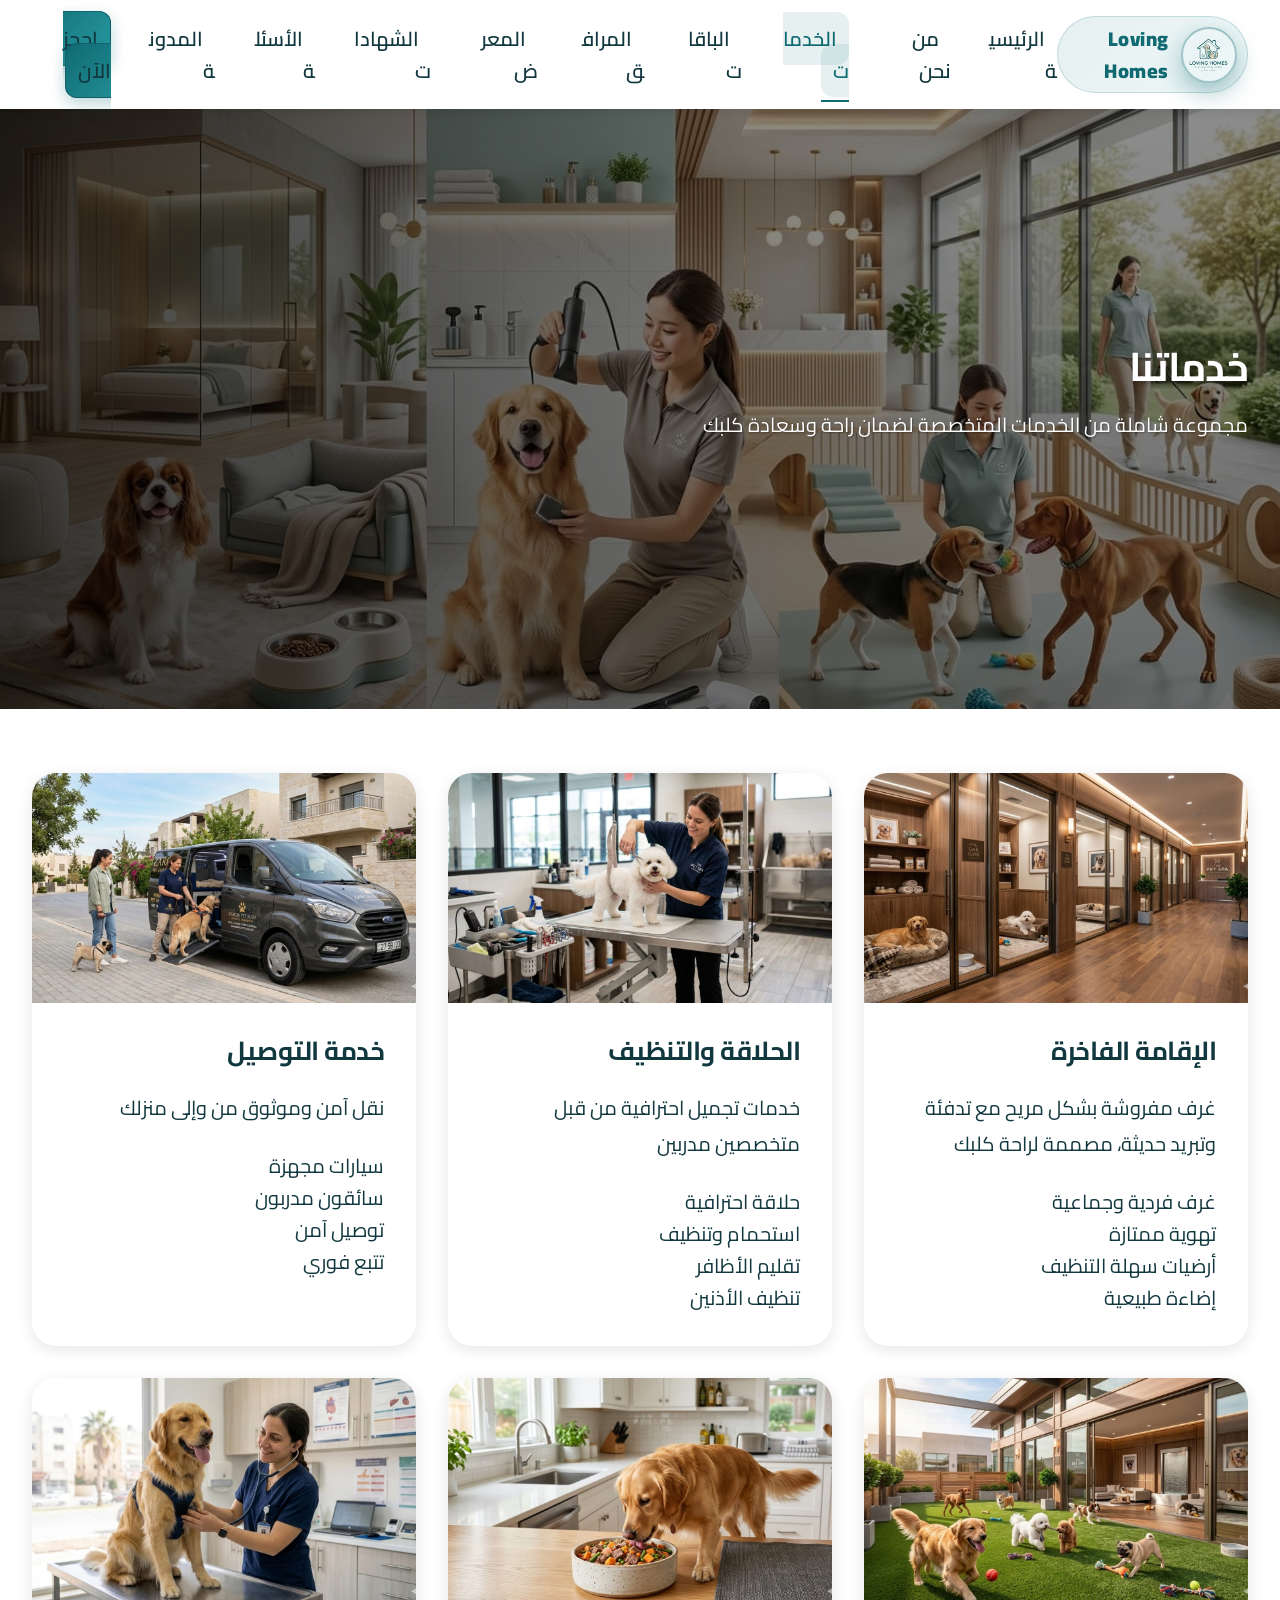
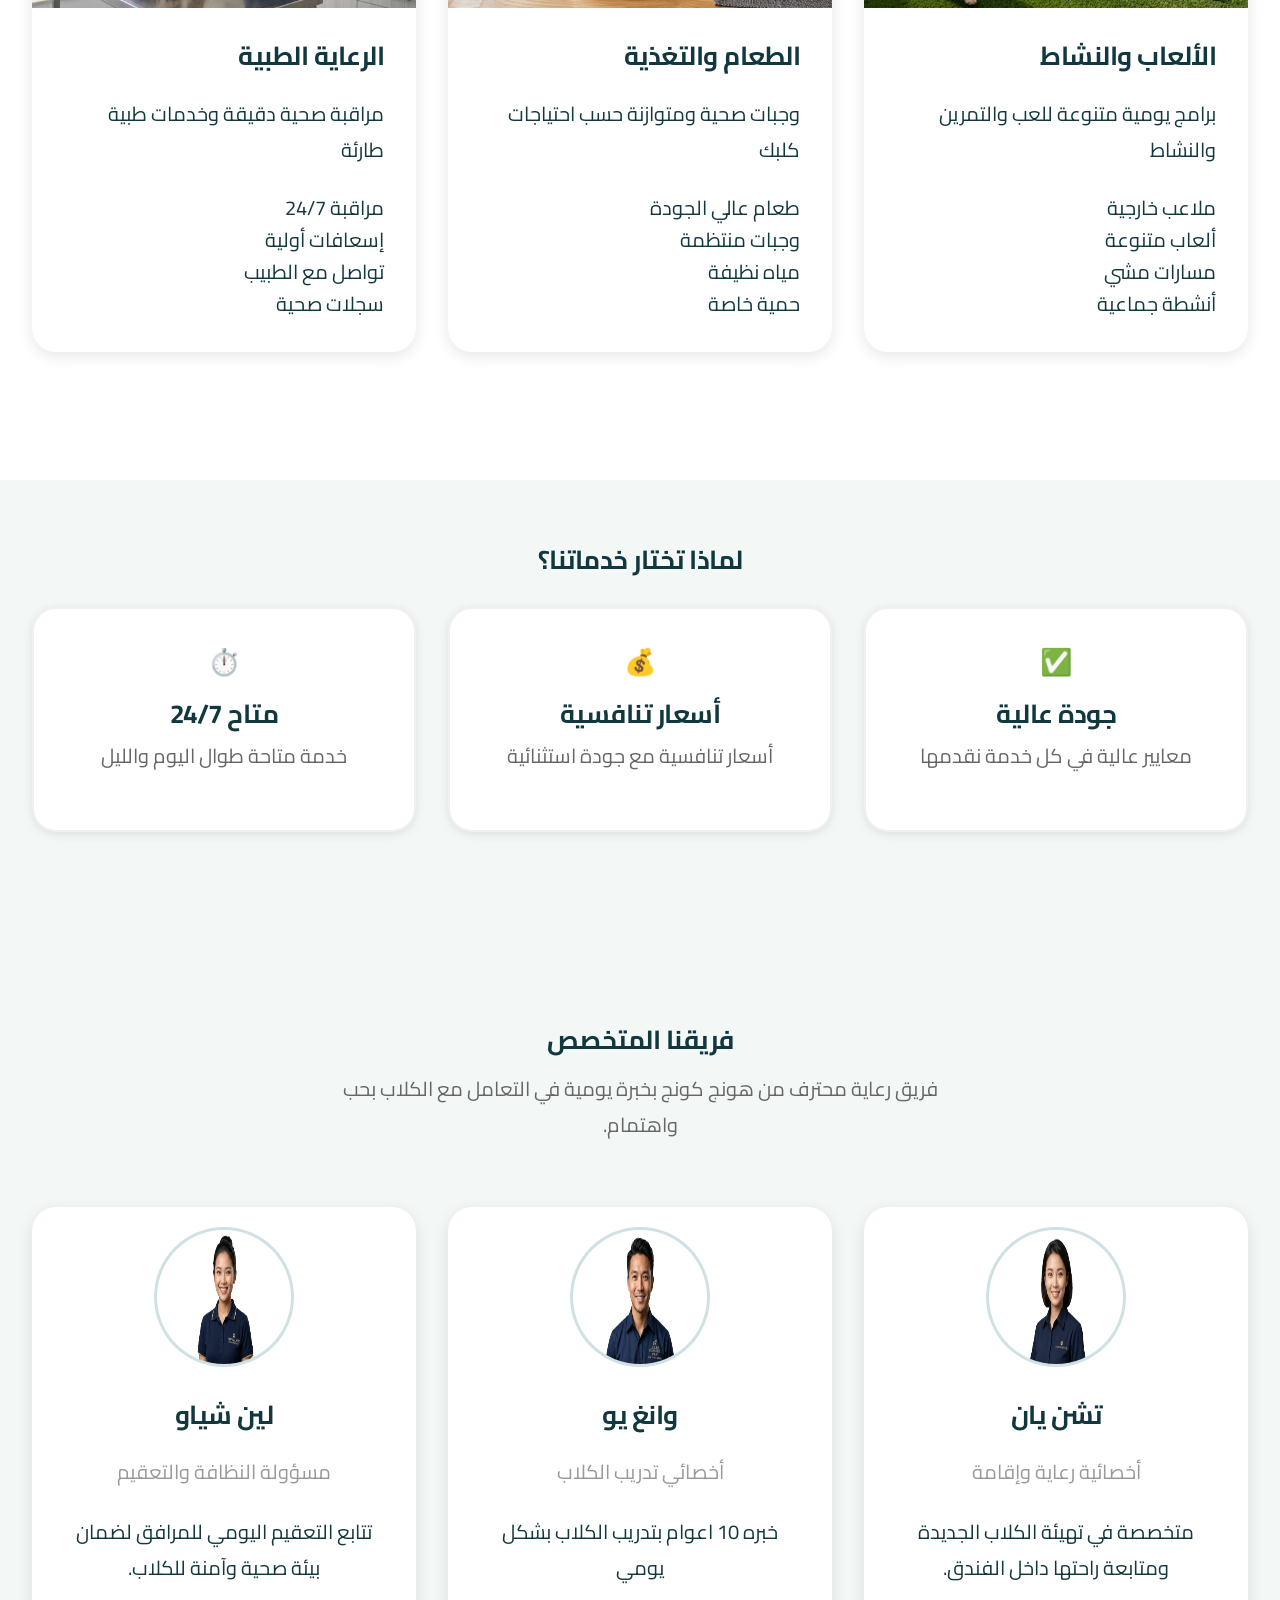
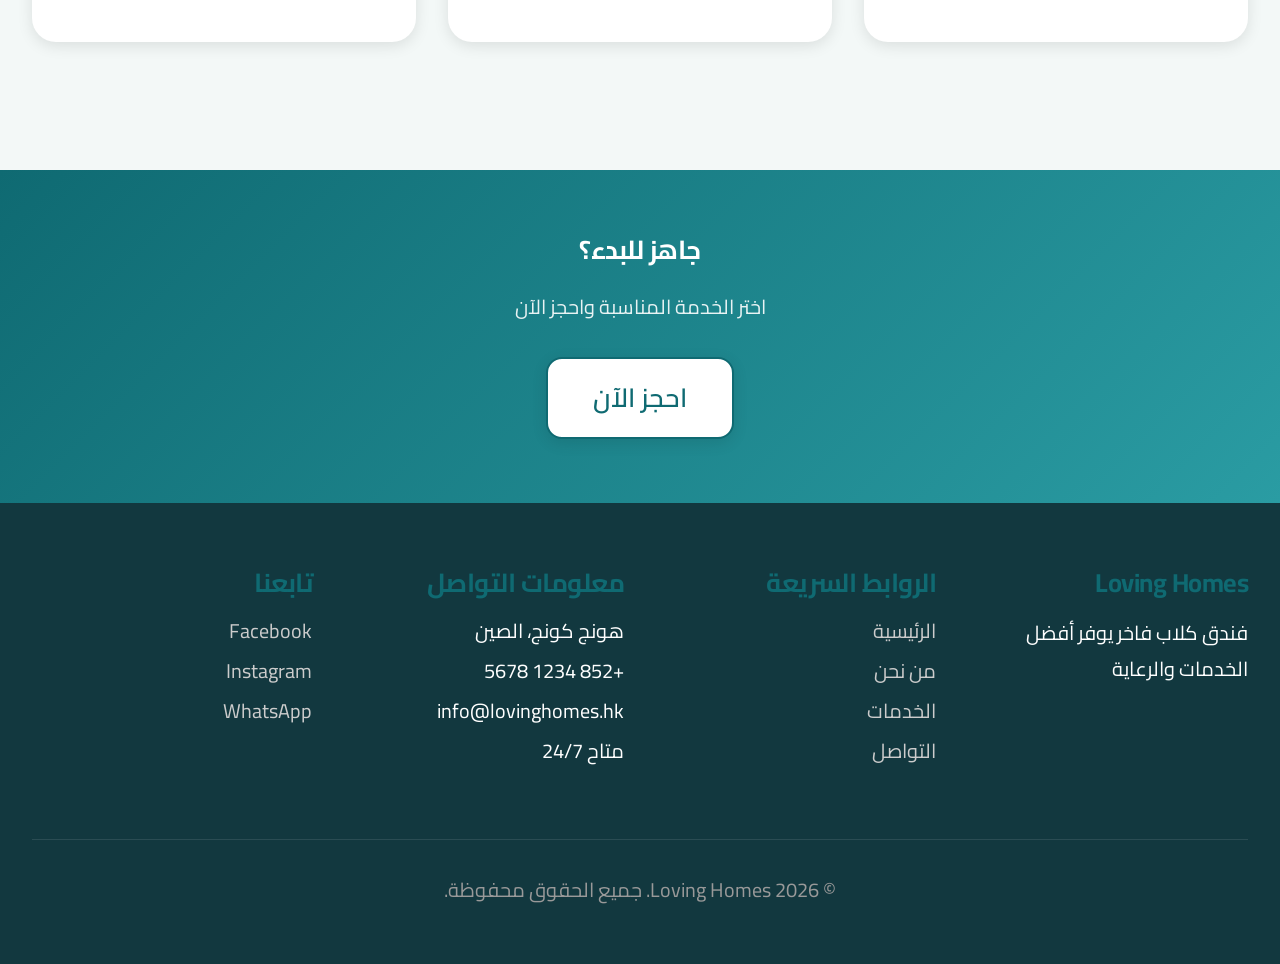
<file: html/services.html>
<!DOCTYPE html>
<html lang="ar" dir="rtl">
<head>
 <!-- هذه الصفحة تعرض محتوى الصفحة الحالية -->
 <meta charset="UTF-8">
 <meta name="viewport" content="width=device-width, initial-scale=1.0">
 <title>الخدمات - Loving Homes</title>
 <link rel="stylesheet" href="../css/style.css">
</head>
<body>
 <!-- بداية المحتوى الرئيسي للصفحة -->

 <!-- هيدر الموقع -->
 <header>
  <nav class="navbar">
   <a href="../index.html" class="logo">
    <img src="../images/logo.png" alt="Loving Homes Logo" class="site-logo">
    <span>Loving Homes</span>
   </a>
   <ul class="nav-links">
    <li><a href="../index.html">الرئيسية</a></li>
    <li><a href="about.html">من نحن</a></li>
    <li><a href="services.html" class="active">الخدمات</a></li>
    <li><a href="packages.html">الباقات</a></li>
    <li><a href="facilities.html">المرافق</a></li>
    <li><a href="gallery.html">المعرض</a></li>
    <li><a href="testimonials.html">الشهادات</a></li>
    <li><a href="faq.html">الأسئلة</a></li>
    <li><a href="blog.html">المدونة</a></li>
    <li><a href="contact.html" class="cta-btn">احجز الآن</a></li>
   </ul>
   <div class="hamburger"><span></span><span></span><span></span></div>
  </nav>
 </header>


 <section class="hero" style="background: linear-gradient(rgba(0, 0, 0, 0.45), rgba(0, 0, 0, 0.55)), url('../images/banner-services.jpg'); background-size: cover; background-position: center; display: flex; align-items: center;">
  <div class="hero-content" style="color: white;">
   <h1>خدماتنا</h1>
   <p>مجموعة شاملة من الخدمات المتخصصة لضمان راحة وسعادة كلبك</p>
  </div>
 </section>


 <section class="section">
  <div class="container">
   <div class="features-grid" style="grid-template-columns: repeat(auto-fit, minmax(350px, 1fr));">
    <div class="card">
     <img src="../images/k3.jpeg" alt="الإقامة الفاخرة" class="service-card-image">
     <div class="card-content">
      <h3>الإقامة الفاخرة</h3>
      <p>غرف مفروشة بشكل مريح مع تدفئة وتبريد حديثة، مصممة لراحة كلبك</p>
      <ul style="list-style: none; margin-top: 1rem;">
       <li> غرف فردية وجماعية</li>
       <li> تهوية ممتازة</li>
       <li> أرضيات سهلة التنظيف</li>
       <li> إضاءة طبيعية</li>
      </ul>
     </div>
    </div>

    <div class="card">
     <img src="../images/k2.jpeg" alt="الحلاقة والتنظيف" class="service-card-image">
     <div class="card-content">
      <h3>الحلاقة والتنظيف</h3>
      <p>خدمات تجميل احترافية من قبل متخصصين مدربين</p>
      <ul style="list-style: none; margin-top: 1rem;">
       <li> حلاقة احترافية</li>
       <li> استحمام وتنظيف</li>
       <li> تقليم الأظافر</li>
       <li> تنظيف الأذنين</li>
      </ul>
     </div>
    </div>

    <div class="card">
     <img src="../images/k1.jpeg" alt="خدمة التوصيل" class="service-card-image">
     <div class="card-content">
      <h3>خدمة التوصيل</h3>
      <p>نقل آمن وموثوق من وإلى منزلك</p>
      <ul style="list-style: none; margin-top: 1rem;">
       <li> سيارات مجهزة</li>
       <li> سائقون مدربون</li>
       <li> توصيل آمن</li>
       <li> تتبع فوري</li>
      </ul>
     </div>
    </div>

    <div class="card">
     <img src="../images/k4.jpeg" alt="الألعاب والنشاط" class="service-card-image">
     <div class="card-content">
      <h3>الألعاب والنشاط</h3>
      <p>برامج يومية متنوعة للعب والتمرين والنشاط</p>
      <ul style="list-style: none; margin-top: 1rem;">
       <li> ملاعب خارجية</li>
       <li> ألعاب متنوعة</li>
       <li> مسارات مشي</li>
       <li> أنشطة جماعية</li>
      </ul>
     </div>
    </div>

    <div class="card">
     <img src="../images/m4.jpeg" alt="الطعام والتغذية" class="service-card-image">
     <div class="card-content">
      <h3>الطعام والتغذية</h3>
      <p>وجبات صحية ومتوازنة حسب احتياجات كلبك</p>
      <ul style="list-style: none; margin-top: 1rem;">
       <li> طعام عالي الجودة</li>
       <li> وجبات منتظمة</li>
       <li> مياه نظيفة</li>
       <li> حمية خاصة</li>
      </ul>
     </div>
    </div>

    <div class="card">
     <img src="../images/m6.jpeg" alt="الرعاية الطبية" class="service-card-image">
     <div class="card-content">
      <h3>الرعاية الطبية</h3>
      <p>مراقبة صحية دقيقة وخدمات طبية طارئة</p>
      <ul style="list-style: none; margin-top: 1rem;">
       <li> مراقبة 24/7</li>
       <li> إسعافات أولية</li>
       <li> تواصل مع الطبيب</li>
       <li> سجلات صحية</li>
      </ul>
     </div>
    </div>
   </div>
  </div>
 </section>


 <section class="section bg-light">
  <div class="container">
   <h2 style="text-align: center; margin-bottom: 2rem;">لماذا تختار خدماتنا؟</h2>
   <div class="features-grid">
    <div class="feature-card">
     <div class="feature-icon" aria-hidden="true">✅</div>
     <h3>جودة عالية</h3>
     <p>معايير عالية في كل خدمة نقدمها</p>
    </div>
    <div class="feature-card">
     <div class="feature-icon" aria-hidden="true">💰</div>
     <h3>أسعار تنافسية</h3>
     <p>أسعار تنافسية مع جودة استثنائية</p>
    </div>
    <div class="feature-card">
     <div class="feature-icon" aria-hidden="true">⏱️</div>
     <h3>متاح 24/7</h3>
     <p>خدمة متاحة طوال اليوم والليل</p>
    </div>
   </div>
  </div>
 </section>


 <section class="section team-section bg-light">
  <div class="container">
   <div class="section-title">
    <h2>فريقنا المتخصص</h2>
    <p>فريق رعاية محترف من هونج كونج بخبرة يومية في التعامل مع الكلاب بحب واهتمام.</p>
   </div>
   <div class="features-grid" style="grid-template-columns: repeat(auto-fit, minmax(260px, 1fr));">
    <div class="card team-card">
     <img src="../images/care.png" alt=" تشن شان - أخصائية رعاية" class="team-photo">
     <div class="card-content">
      <h3>تشن يان</h3>
      <p class="text-muted">أخصائية رعاية وإقامة</p>
      <p>متخصصة في تهيئة الكلاب الجديدة ومتابعة راحتها داخل الفندق.</p>
     </div>
    </div>
    <div class="card team-card">
     <img src="../images/trainer.png" alt="وانغ يو - اخصائي تدريب كلاب" class="team-photo">
     <div class="card-content">
      <h3>وانغ يو</h3>
      <p class="text-muted">أخصائي تدريب الكلاب</p>
      <p>خبره 10 اعوام بتدريب الكلاب بشكل يومي</p>
     </div>
    </div>
    <div class="card team-card">
     <img src="../images/cleaning.png" alt="لين شياو - مسؤولة التنظيف" class="team-photo">
     <div class="card-content">
      <h3>لين شياو</h3>
      <p class="text-muted">مسؤولة النظافة والتعقيم</p>
      <p>تتابع التعقيم اليومي للمرافق لضمان بيئة صحية وآمنة للكلاب.</p>
     </div>
    </div>
   </div>
  </div>
 </section>

 <section class="section" style="background: var(--gradient-warm); color: white; text-align: center;">
  <div class="container">
   <h2 style="color: white;">جاهز للبدء؟</h2>
   <p style="color: rgba(255, 255, 255, 0.9); margin-bottom: 2rem;">اختر الخدمة المناسبة واحجز الآن</p>
   <a href="contact.html" class="btn btn-secondary btn-lg">احجز الآن</a>
  </div>
 </section>


 <footer>
  <div class="container">
   <div class="footer-content">
    <div class="footer-section">
     <h3>Loving Homes</h3>
     <p>فندق كلاب فاخر يوفر أفضل الخدمات والرعاية</p>
    </div>
    <div class="footer-section">
     <h3>الروابط السريعة</h3>
     <ul>
      <li><a href="../index.html">الرئيسية</a></li>
      <li><a href="about.html">من نحن</a></li>
      <li><a href="services.html">الخدمات</a></li>
      <li><a href="contact.html">التواصل</a></li>
     </ul>
    </div>
    <div class="footer-section">
     <h3>معلومات التواصل</h3>
     <ul>
      <li> هونج كونج، الصين</li>
      <li> +852 1234 5678</li>
      <li> info@lovinghomes.hk</li>
      <li>متاح 24/7</li>
     </ul>
    </div>
    <div class="footer-section">
     <h3>تابعنا</h3>
     <ul>
      <li><a href="https://www.facebook.com/" target="_blank" rel="noopener noreferrer">Facebook</a></li>
      <li><a href="https://www.instagram.com/" target="_blank" rel="noopener noreferrer">Instagram</a></li>
      <li><a href="https://www.whatsapp.com/" target="_blank" rel="noopener noreferrer">WhatsApp</a></li>
     </ul>
    </div>
   </div>
   <div class="footer-bottom">
    <p>&copy; 2026 Loving Homes. جميع الحقوق محفوظة.</p>
   </div>
  </div>
 </footer>

 <script src="../js/main.js"></script>
 <!-- نهاية المحتوى الرئيسي للصفحة -->
</body>
</html>
</file>
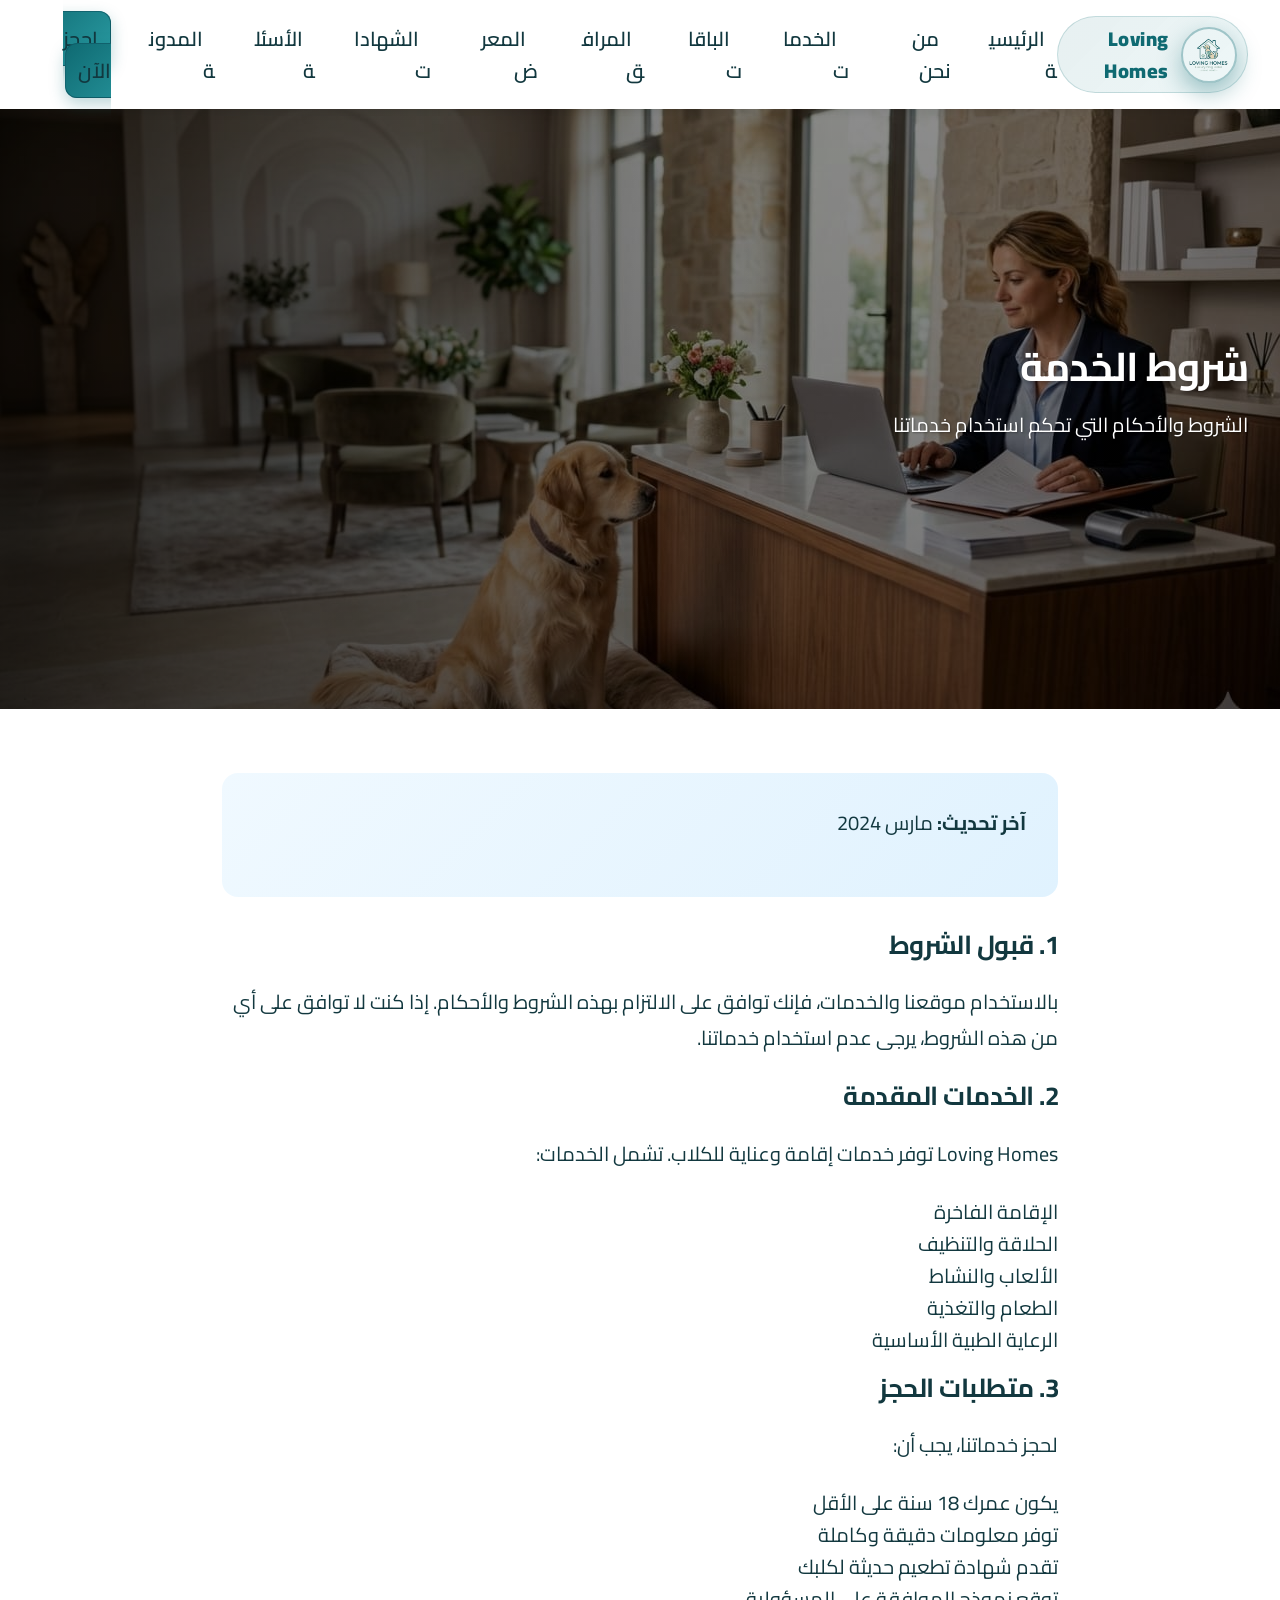
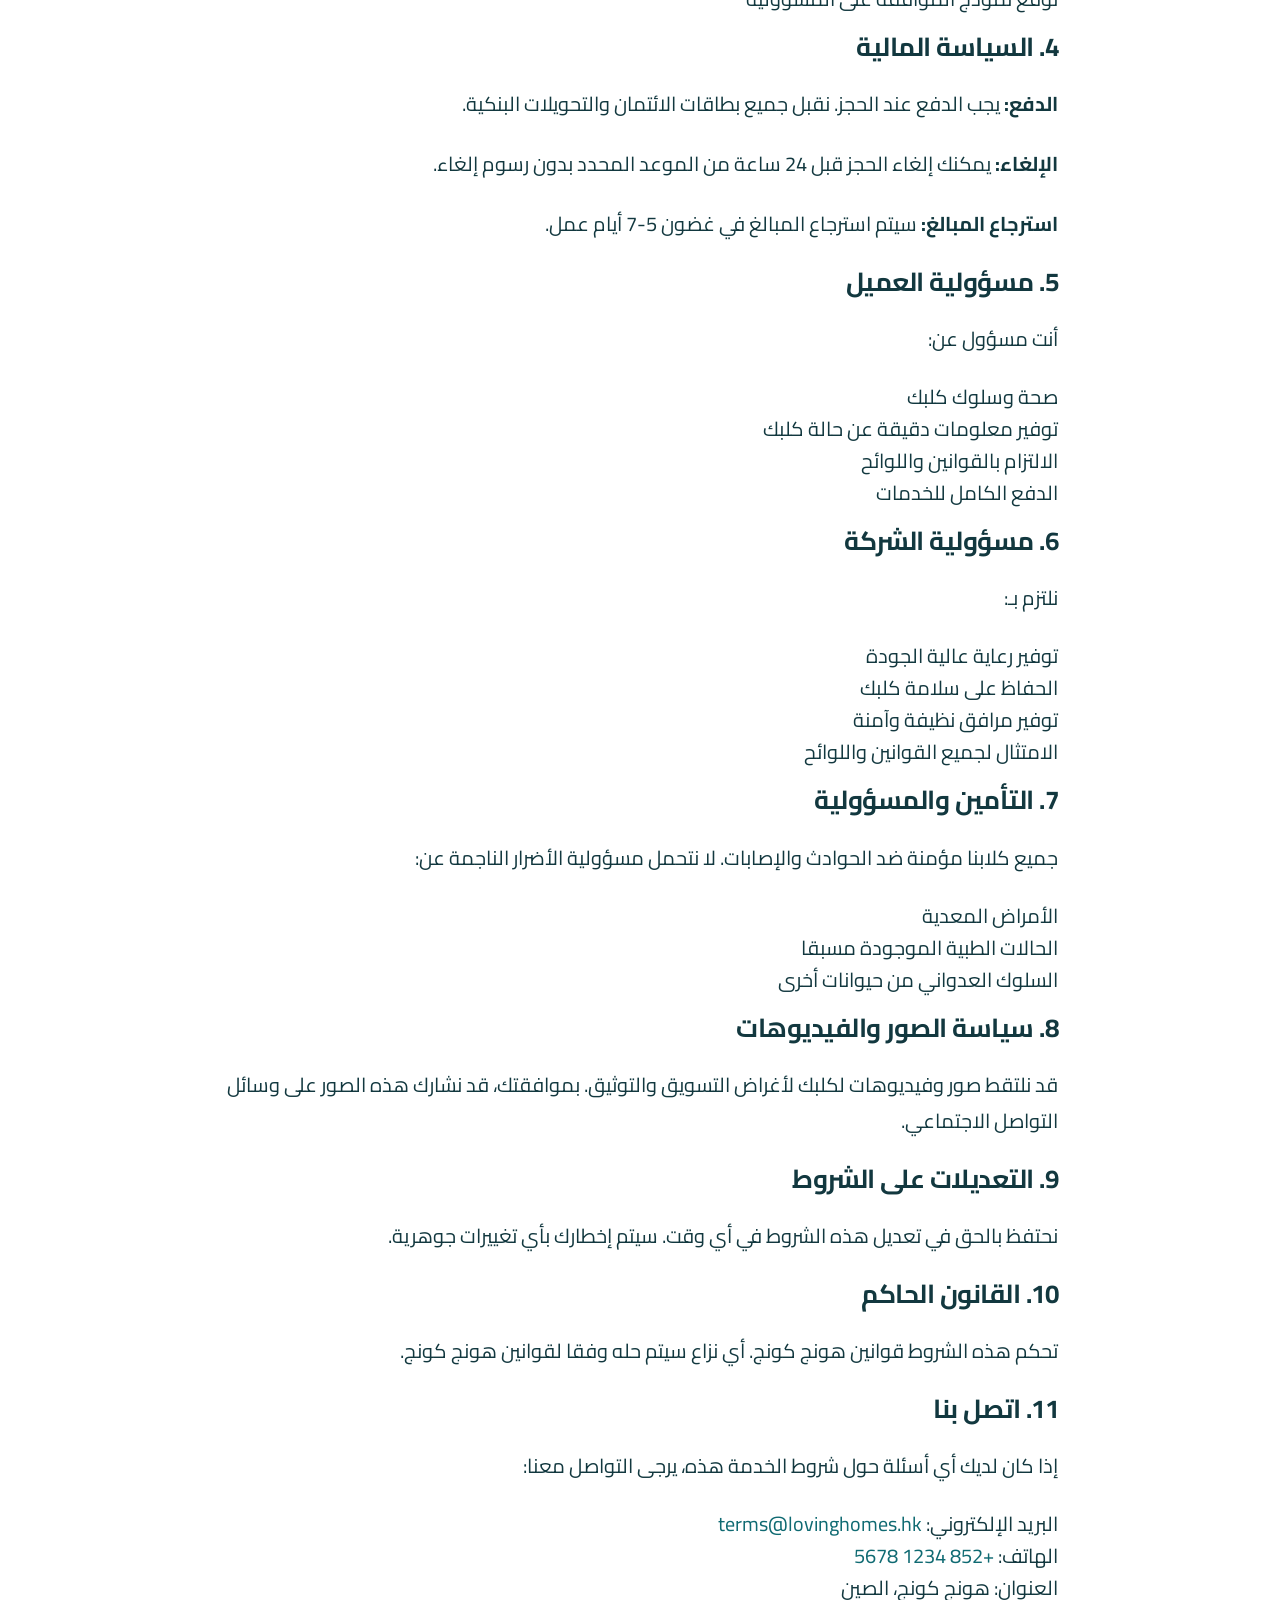
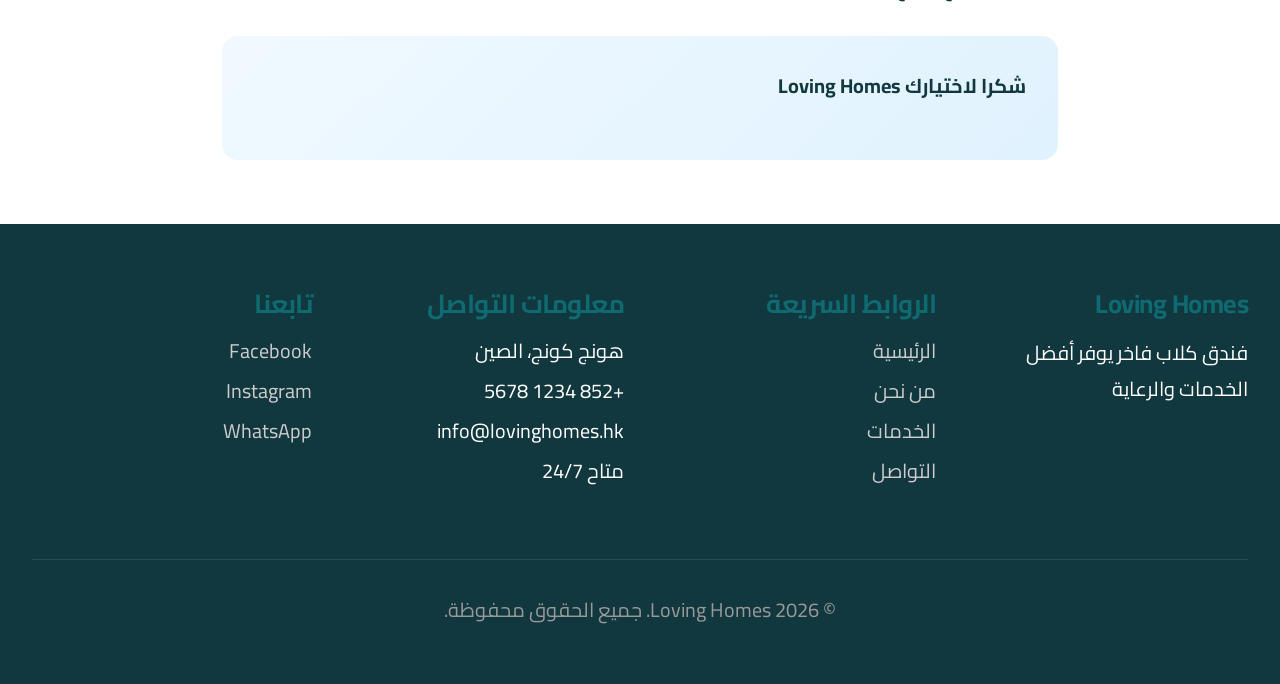
<file: html/terms.html>
<!DOCTYPE html>
<html lang="ar" dir="rtl">
<head>
 <!-- هذه الصفحة تعرض محتوى الصفحة الحالية -->
 <meta charset="UTF-8">
 <meta name="viewport" content="width=device-width, initial-scale=1.0">
 <title>شروط الخدمة - Loving Homes</title>
 <link rel="stylesheet" href="../css/style.css">
</head>
<body>
 <!-- بداية المحتوى الرئيسي للصفحة -->
 <!-- هيدر الموقع -->
 <header>
  <nav class="navbar">
   <a href="../index.html" class="logo">
    <img src="../images/logo.png" alt="Loving Homes Logo" class="site-logo">
    <span>Loving Homes</span></a>
   <ul class="nav-links">
    <li><a href="../index.html">الرئيسية</a></li>
    <li><a href="about.html">من نحن</a></li>
    <li><a href="services.html">الخدمات</a></li>
    <li><a href="packages.html">الباقات</a></li>
    <li><a href="facilities.html">المرافق</a></li>
    <li><a href="gallery.html">المعرض</a></li>
    <li><a href="testimonials.html">الشهادات</a></li>
    <li><a href="faq.html">الأسئلة</a></li>
    <li><a href="blog.html">المدونة</a></li>
    <li><a href="contact.html" class="cta-btn">احجز الآن</a></li>
   </ul>
   <div class="hamburger"><span></span><span></span><span></span></div>
  </nav>
 </header>

 <section class="hero" style="background: linear-gradient(rgba(0, 0, 0, 0.45), rgba(0, 0, 0, 0.55)), url('../images/banner-terms.jpg'); background-size: cover; background-position: center; display: flex; align-items: center;">
  <div class="hero-content" style="color: white;">
   <h1>شروط الخدمة</h1>
   <p>الشروط والأحكام التي تحكم استخدام خدماتنا</p>
  </div>
 </section>

 <section class="section">
  <div class="container" style="max-width: 900px;">
   <div style="background: linear-gradient(135deg, #F0F9FF 0%, #E0F2FE 100%); padding: 2rem; border-radius: 1rem; margin-bottom: 2rem;">
    <p><strong>آخر تحديث:</strong> مارس 2024</p>
   </div>

   <h2>1. قبول الشروط</h2>
   <p>بالاستخدام موقعنا والخدمات، فإنك توافق على الالتزام بهذه الشروط والأحكام. إذا كنت لا توافق على أي من هذه الشروط، يرجى عدم استخدام خدماتنا.</p>

   <h2>2. الخدمات المقدمة</h2>
   <p>Loving Homes توفر خدمات إقامة وعناية للكلاب. تشمل الخدمات:</p>
   <ul style="list-style: none; margin: 1rem 0;">
    <li> الإقامة الفاخرة</li>
    <li> الحلاقة والتنظيف</li>
    <li> الألعاب والنشاط</li>
    <li> الطعام والتغذية</li>
    <li> الرعاية الطبية الأساسية</li>
   </ul>

   <h2>3. متطلبات الحجز</h2>
   <p>لحجز خدماتنا، يجب أن:</p>
   <ul style="list-style: none; margin: 1rem 0;">
    <li> يكون عمرك 18 سنة على الأقل</li>
    <li> توفر معلومات دقيقة وكاملة</li>
    <li> تقدم شهادة تطعيم حديثة لكلبك</li>
    <li> توقع نموذج الموافقة على المسؤولية</li>
   </ul>

   <h2>4. السياسة المالية</h2>
   <p><strong>الدفع:</strong> يجب الدفع عند الحجز. نقبل جميع بطاقات الائتمان والتحويلات البنكية.</p>
   <p><strong>الإلغاء:</strong> يمكنك إلغاء الحجز قبل 24 ساعة من الموعد المحدد بدون رسوم إلغاء.</p>
   <p><strong>استرجاع المبالغ:</strong> سيتم استرجاع المبالغ في غضون 5-7 أيام عمل.</p>

   <h2>5. مسؤولية العميل</h2>
   <p>أنت مسؤول عن:</p>
   <ul style="list-style: none; margin: 1rem 0;">
    <li> صحة وسلوك كلبك</li>
    <li> توفير معلومات دقيقة عن حالة كلبك</li>
    <li> الالتزام بالقوانين واللوائح</li>
    <li> الدفع الكامل للخدمات</li>
   </ul>

   <h2>6. مسؤولية الشركة</h2>
   <p>نلتزم بـ:</p>
   <ul style="list-style: none; margin: 1rem 0;">
    <li> توفير رعاية عالية الجودة</li>
    <li> الحفاظ على سلامة كلبك</li>
    <li> توفير مرافق نظيفة وآمنة</li>
    <li> الامتثال لجميع القوانين واللوائح</li>
   </ul>

   <h2>7. التأمين والمسؤولية</h2>
   <p>جميع كلابنا مؤمنة ضد الحوادث والإصابات. لا نتحمل مسؤولية الأضرار الناجمة عن:</p>
   <ul style="list-style: none; margin: 1rem 0;">
    <li> الأمراض المعدية</li>
    <li> الحالات الطبية الموجودة مسبقا</li>
    <li> السلوك العدواني من حيوانات أخرى</li>
   </ul>

   <h2>8. سياسة الصور والفيديوهات</h2>
   <p>قد نلتقط صور وفيديوهات لكلبك لأغراض التسويق والتوثيق. بموافقتك، قد نشارك هذه الصور على وسائل التواصل الاجتماعي.</p>

   <h2>9. التعديلات على الشروط</h2>
   <p>نحتفظ بالحق في تعديل هذه الشروط في أي وقت. سيتم إخطارك بأي تغييرات جوهرية.</p>

   <h2>10. القانون الحاكم</h2>
   <p>تحكم هذه الشروط قوانين هونج كونج. أي نزاع سيتم حله وفقا لقوانين هونج كونج.</p>

   <h2>11. اتصل بنا</h2>
   <p>إذا كان لديك أي أسئلة حول شروط الخدمة هذه، يرجى التواصل معنا:</p>
   <ul style="list-style: none; margin: 1rem 0;">
    <li> البريد الإلكتروني: <a href="mailto:terms@lovinghomes.hk">terms@lovinghomes.hk</a></li>
    <li> الهاتف: <a href="tel:+85212345678">+852 1234 5678</a></li>
    <li> العنوان: هونج كونج، الصين</li>
   </ul>

   <div style="background: linear-gradient(135deg, #F0F9FF 0%, #E0F2FE 100%); padding: 2rem; border-radius: 1rem; margin-top: 2rem;">
    <p><strong>شكرا لاختيارك Loving Homes</strong></p>
   </div>
  </div>
 </section>

 <footer>
  <div class="container">
   <div class="footer-content">
    <div class="footer-section">
     <h3>Loving Homes</h3>
     <p>فندق كلاب فاخر يوفر أفضل الخدمات والرعاية</p>
    </div>
    <div class="footer-section">
     <h3>الروابط السريعة</h3>
     <ul>
      <li><a href="../index.html">الرئيسية</a></li>
      <li><a href="about.html">من نحن</a></li>
      <li><a href="services.html">الخدمات</a></li>
      <li><a href="contact.html">التواصل</a></li>
     </ul>
    </div>
    <div class="footer-section">
     <h3>معلومات التواصل</h3>
     <ul>
      <li> هونج كونج، الصين</li>
      <li> +852 1234 5678</li>
      <li> info@lovinghomes.hk</li>
      <li>متاح 24/7</li>
     </ul>
    </div>
    <div class="footer-section">
     <h3>تابعنا</h3>
     <ul>
      <li><a href="https://www.facebook.com/" target="_blank" rel="noopener noreferrer">Facebook</a></li>
      <li><a href="https://www.instagram.com/" target="_blank" rel="noopener noreferrer">Instagram</a></li>
      <li><a href="https://www.whatsapp.com/" target="_blank" rel="noopener noreferrer">WhatsApp</a></li>
     </ul>
    </div>
   </div>
   <div class="footer-bottom">
    <p>&copy; 2026 Loving Homes. جميع الحقوق محفوظة.</p>
   </div>
  </div>
 </footer>

 <script src="../js/main.js"></script>
 <!-- نهاية المحتوى الرئيسي للصفحة -->
</body>
</html>
</file>
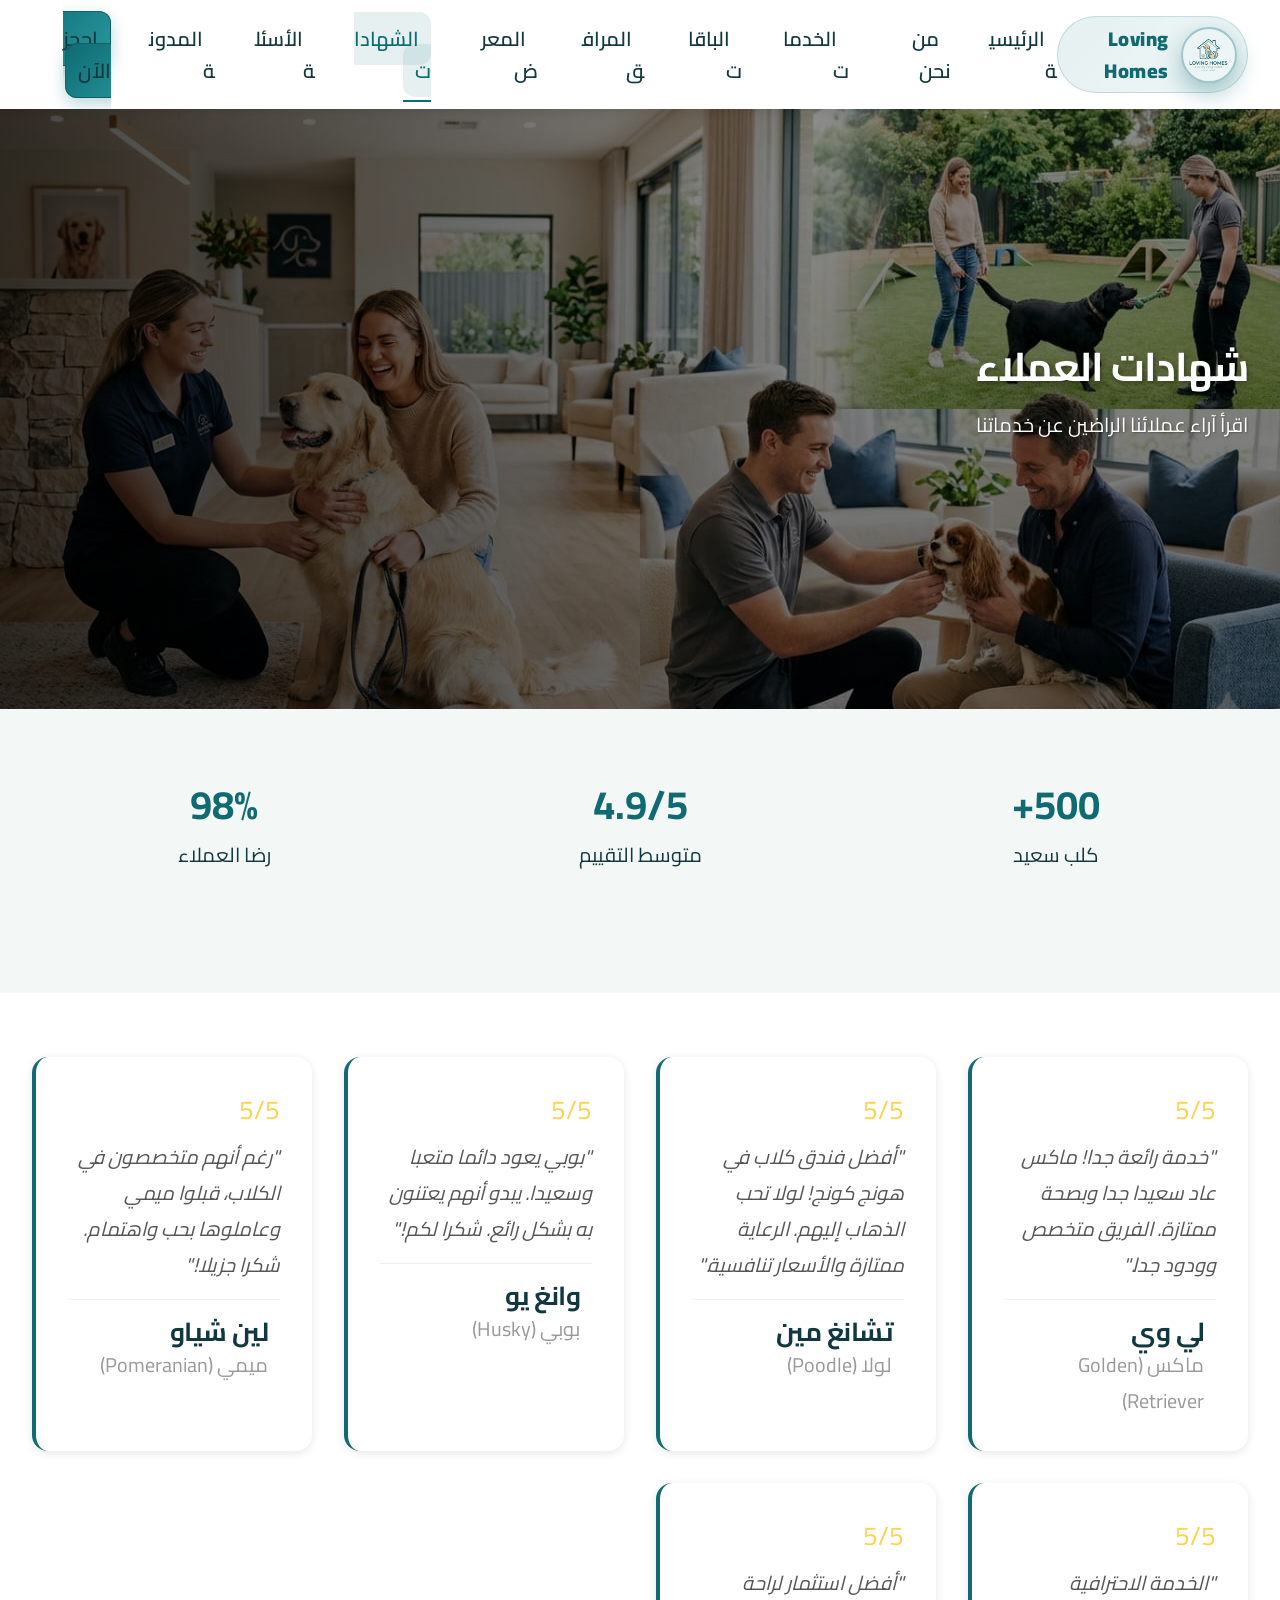
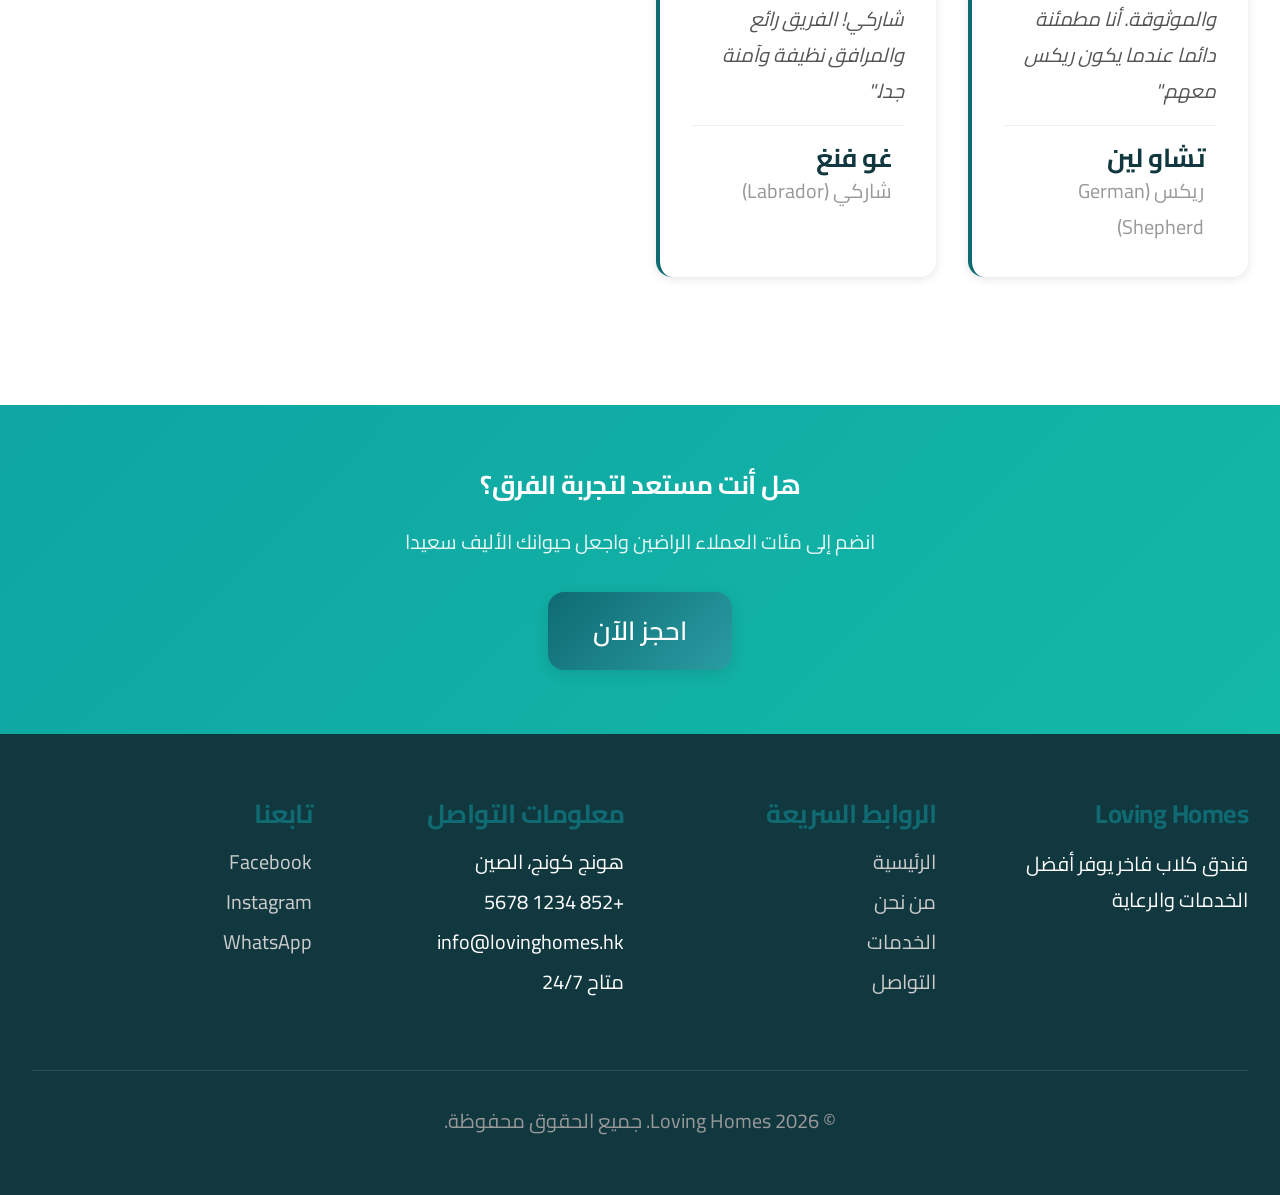
<file: html/testimonials.html>
<!DOCTYPE html>
<html lang="ar" dir="rtl">
<head>
 <!-- هذه الصفحة تعرض محتوى الصفحة الحالية -->
 <meta charset="UTF-8">
 <meta name="viewport" content="width=device-width, initial-scale=1.0">
 <title>الشهادات - Loving Homes</title>
 <link rel="stylesheet" href="../css/style.css">
</head>
<body>
 <!-- بداية المحتوى الرئيسي للصفحة -->
 <!-- هيدر الموقع -->
 <header>
  <nav class="navbar">
   <a href="../index.html" class="logo">
    <img src="../images/logo.png" alt="Loving Homes Logo" class="site-logo">
    <span>Loving Homes</span></a>
   <ul class="nav-links">
    <li><a href="../index.html">الرئيسية</a></li>
    <li><a href="about.html">من نحن</a></li>
    <li><a href="services.html">الخدمات</a></li>
    <li><a href="packages.html">الباقات</a></li>
    <li><a href="facilities.html">المرافق</a></li>
    <li><a href="gallery.html">المعرض</a></li>
    <li><a href="testimonials.html" class="active">الشهادات</a></li>
    <li><a href="faq.html">الأسئلة</a></li>
    <li><a href="blog.html">المدونة</a></li>
    <li><a href="contact.html" class="cta-btn">احجز الآن</a></li>
   </ul>
   <div class="hamburger"><span></span><span></span><span></span></div>
  </nav>
 </header>

 <section class="hero" style="background: linear-gradient(rgba(0, 0, 0, 0.45), rgba(0, 0, 0, 0.55)), url('../images/banner-testimonials.jpg'); background-size: cover; background-position: center; display: flex; align-items: center;">
  <div class="hero-content" style="color: white;">
   <h1>شهادات العملاء</h1>
   <p>اقرأ آراء عملائنا الراضين عن خدماتنا</p>
  </div>
 </section>

 <section class="section bg-light">
  <div class="container">
   <div style="display: grid; grid-template-columns: repeat(auto-fit, minmax(250px, 1fr)); gap: 2rem; text-align: center; margin-bottom: 2rem;">
    <div>
     <div style="font-size: 2.5rem; font-weight: 700; color: var(--primary-orange);">500+</div>
     <p>كلب سعيد</p>
    </div>
    <div>
     <div style="font-size: 2.5rem; font-weight: 700; color: var(--primary-orange);">4.9/5</div>
     <p>متوسط التقييم</p>
    </div>
    <div>
     <div style="font-size: 2.5rem; font-weight: 700; color: var(--primary-orange);">98%</div>
     <p>رضا العملاء</p>
    </div>
   </div>
  </div>
 </section>

 <section class="section">
  <div class="container">
   <div class="features-grid">
    <div class="testimonial-card">
     <div class="stars">5/5</div>
     <p class="testimonial-text">"خدمة رائعة جدا! ماكس عاد سعيدا جدا وبصحة ممتازة. الفريق متخصص وودود جدا."</p>
     <div class="testimonial-author">
      <div class="author-avatar">‍</div>
      <div class="author-info">
       <h4>لي وي</h4>
       <p>ماكس (Golden Retriever)</p>
      </div>
     </div>
    </div>

    <div class="testimonial-card">
     <div class="stars">5/5</div>
     <p class="testimonial-text">"أفضل فندق كلاب في هونج كونج! لولا تحب الذهاب إليهم. الرعاية ممتازة والأسعار تنافسية."</p>
     <div class="testimonial-author">
      <div class="author-avatar">‍</div>
      <div class="author-info">
       <h4>تشانغ مين</h4>
       <p>لولا (Poodle)</p>
      </div>
     </div>
    </div>

    <div class="testimonial-card">
     <div class="stars">5/5</div>
     <p class="testimonial-text">"بوبي يعود دائما متعبا وسعيدا. يبدو أنهم يعتنون به بشكل رائع. شكرا لكم!"</p>
     <div class="testimonial-author">
      <div class="author-avatar">‍</div>
      <div class="author-info">
       <h4>وانغ يو</h4>
       <p>بوبي (Husky)</p>
      </div>
     </div>
    </div>

    <div class="testimonial-card">
     <div class="stars">5/5</div>
     <p class="testimonial-text">"رغم أنهم متخصصون في الكلاب، قبلوا ميمي وعاملوها بحب واهتمام. شكرا جزيلا!"</p>
     <div class="testimonial-author">
      <div class="author-avatar">‍</div>
      <div class="author-info">
       <h4>لين شياو</h4>
       <p>ميمي (Pomeranian)</p>
      </div>
     </div>
    </div>

    <div class="testimonial-card">
     <div class="stars">5/5</div>
     <p class="testimonial-text">"الخدمة الاحترافية والموثوقة. أنا مطمئنة دائما عندما يكون ريكس معهم."</p>
     <div class="testimonial-author">
      <div class="author-avatar">‍</div>
      <div class="author-info">
       <h4>تشاو لين</h4>
       <p>ريكس (German Shepherd)</p>
      </div>
     </div>
    </div>

    <div class="testimonial-card">
     <div class="stars">5/5</div>
     <p class="testimonial-text">"أفضل استثمار لراحة شاركي! الفريق رائع والمرافق نظيفة وآمنة جدا."</p>
     <div class="testimonial-author">
      <div class="author-avatar">‍</div>
      <div class="author-info">
       <h4>غو فنغ</h4>
       <p>شاركي (Labrador)</p>
      </div>
     </div>
    </div>
   </div>
  </div>
 </section>

 <section class="section" style="background: linear-gradient(135deg, #0EA5A4 0%, #14B8A6 100%); color: white; text-align: center;">
  <div class="container">
   <h2 style="color: white;">هل أنت مستعد لتجربة الفرق؟</h2>
   <p style="color: rgba(255, 255, 255, 0.9); margin-bottom: 2rem;">انضم إلى مئات العملاء الراضين واجعل حيوانك الأليف سعيدا</p>
   <a href="contact.html" class="btn btn-primary btn-lg">احجز الآن</a>
  </div>
 </section>

 <footer>
  <div class="container">
   <div class="footer-content">
    <div class="footer-section">
     <h3>Loving Homes</h3>
     <p>فندق كلاب فاخر يوفر أفضل الخدمات والرعاية</p>
    </div>
    <div class="footer-section">
     <h3>الروابط السريعة</h3>
     <ul>
      <li><a href="../index.html">الرئيسية</a></li>
      <li><a href="about.html">من نحن</a></li>
      <li><a href="services.html">الخدمات</a></li>
      <li><a href="contact.html">التواصل</a></li>
     </ul>
    </div>
    <div class="footer-section">
     <h3>معلومات التواصل</h3>
     <ul>
      <li> هونج كونج، الصين</li>
      <li> +852 1234 5678</li>
      <li> info@lovinghomes.hk</li>
      <li>متاح 24/7</li>
     </ul>
    </div>
    <div class="footer-section">
     <h3>تابعنا</h3>
     <ul>
      <li><a href="https://www.facebook.com/" target="_blank" rel="noopener noreferrer">Facebook</a></li>
      <li><a href="https://www.instagram.com/" target="_blank" rel="noopener noreferrer">Instagram</a></li>
      <li><a href="https://www.whatsapp.com/" target="_blank" rel="noopener noreferrer">WhatsApp</a></li>
     </ul>
    </div>
   </div>
   <div class="footer-bottom">
    <p>&copy; 2026 Loving Homes. جميع الحقوق محفوظة.</p>
   </div>
  </div>
 </footer>

 <script src="../js/main.js"></script>
 <!-- نهاية المحتوى الرئيسي للصفحة -->
</body>
</html>
</file>
<file: css/style.css>
/* هذا الملف يحتوي تنسيقات كل صفحات الموقع */
@import url('https://fonts.googleapis.com/css2?family=Cairo:wght@400;500;600;700;800&display=swap');

/* الوان وخطوط ومسافات اساسية */
:root {
  
  --primary-orange: #0F6A72;
  --primary-green: #2A9CA3;
  --primary-beige: #DCD5BF;
  
  
  --dark-gray: #12383F;
  --light-gray: #F3F8F7;
  --white: #FFFFFF;
  --shadow: rgba(0, 0, 0, 0.1);
  --shadow-lg: rgba(0, 0, 0, 0.2);
  
  
  --gradient-warm: linear-gradient(135deg, #0F6A72 0%, #2A9CA3 100%);
  --gradient-green: linear-gradient(135deg, #2A9CA3 0%, #6BB9B2 100%);
  --gradient-hero: linear-gradient(135deg, rgba(0,0,0,0.4), rgba(0,0,0,0.6));
  
  
  --font-unified: 'Cairo', sans-serif;
  --font-size-main-title: 40px;
  --font-size-sub-title: 26px;
  --font-size-body: 20px;
  
  
  --spacing-xs: 0.5rem;
  --spacing-sm: 1rem;
  --spacing-md: 1.5rem;
  --spacing-lg: 2rem;
  --spacing-xl: 3rem;
  --spacing-2xl: 4rem;
  
  
  --radius-sm: 0.5rem;
  --radius-md: 1rem;
  --radius-lg: 1.5rem;
  --radius-xl: 2rem;
  
  
  --transition-fast: 0.2s ease-in-out;
  --transition-normal: 0.3s ease-in-out;
  --transition-slow: 0.5s ease-in-out;
}

/* ضبط افتراضي لكل العناصر */
* {
  margin: 0;
  padding: 0;
  box-sizing: border-box;
}

img,
video,
iframe {
  max-width: 100%;
}

html {
  scroll-behavior: smooth;
  min-width: 200px;
}

body {
  font-family: var(--font-unified);
  font-size: var(--font-size-body);
  color: var(--dark-gray);
  background-color: var(--white);
  line-height: 1.6;
  overflow-x: hidden;
  min-width: 200px;
}

h1, h2, h3, h4, h5, h6 {
  font-family: var(--font-unified);
  font-weight: 700;
  line-height: 1.2;
  margin-bottom: var(--spacing-md);
}

h1 {
  font-size: var(--font-size-main-title);
  letter-spacing: -1px;
}

h2, h3, h4, h5, h6 {
  font-size: var(--font-size-sub-title);
  letter-spacing: -0.5px;
}

p {
  margin-bottom: var(--spacing-md);
  font-size: var(--font-size-body);
  line-height: 1.8;
}

a,
li,
label,
input,
textarea,
select,
button,
th,
td {
  font-family: var(--font-unified);
  font-size: var(--font-size-body);
}

a {
  color: var(--primary-orange);
  text-decoration: none;
  transition: color var(--transition-normal);
}

a:hover {
  color: var(--primary-green);
}

.btn {
  display: inline-block;
  padding: 1rem 2.25rem;
  border: none;
  border-radius: var(--radius-md);
  font-family: var(--font-unified);
  font-weight: 600;
  font-size: var(--font-size-body);
  cursor: pointer;
  transition: all var(--transition-normal);
  text-decoration: none;
  text-align: center;
  box-shadow: 0 4px 15px rgba(0, 0, 0, 0.1);
}

.btn:hover {
  transform: translateY(-2px);
  box-shadow: 0 6px 20px rgba(0, 0, 0, 0.15);
}

.btn-primary {
  background: var(--gradient-warm);
  color: var(--white);
}

.btn-primary:hover {
  background: linear-gradient(135deg, #0C5560 0%, #167A84 100%);
}

.btn-secondary {
  background: var(--white);
  color: var(--primary-orange);
  border: 2px solid var(--primary-orange);
}

.btn-secondary:hover {
  background: var(--primary-orange);
  color: var(--white);
}

.btn-green {
  background: var(--gradient-green);
  color: var(--white);
}

.btn-green:hover {
  background: linear-gradient(135deg, #1E7C84 0%, #2A9CA3 100%);
}

.btn-sm {
  padding: 0.625rem 1.5rem;
  font-size: var(--font-size-body);
}

.btn-lg {
  padding: 1.15rem 2.8rem;
  font-size: var(--font-size-sub-title);
}

/* تنسيق الهيدر والقائمة */
header {
  background: var(--white);
  box-shadow: 0 2px 10px var(--shadow);
  position: sticky;
  top: 0;
  z-index: 1000;
  transition: all var(--transition-normal);
}

header.scrolled {
  box-shadow: 0 4px 20px var(--shadow-lg);
}

.navbar {
  display: flex;
  justify-content: space-between;
  align-items: center;
  padding: 1rem 2rem;
  max-width: 1400px;
  margin: 0 auto;
}

.logo {
  display: flex;
  align-items: center;
  gap: 0.75rem;
  font-size: var(--font-size-body);
  font-weight: 700;
  color: var(--dark-gray);
  text-decoration: none;
  padding: 0.35rem 0.65rem;
  border-radius: 999px;
  background: linear-gradient(135deg, rgba(15, 106, 114, 0.10), rgba(42, 156, 163, 0.08));
  border: 1px solid rgba(15, 106, 114, 0.18);
}

.site-logo {
  width: 56px;
  height: 56px;
  border-radius: 50%;
  object-fit: cover;
  box-shadow: 0 10px 24px rgba(15, 106, 114, 0.38);
  border: 2px solid rgba(15, 106, 114, 0.35);
}

.logo span {
  font-weight: 900;
  letter-spacing: 0.45px;
  color: var(--primary-orange);
  text-shadow: 0 1px 0 rgba(255, 255, 255, 0.35);
}

.nav-links {
  display: flex;
  list-style: none;
  gap: 2rem;
  align-items: center;
}


.nav-links a {
  color: var(--dark-gray);
  font-weight: 600;
  font-size: var(--font-size-body);
  transition: all var(--transition-normal);
  position: relative;
  padding: 0.5rem 0.75rem;
  border-radius: 0.75rem;
}

.nav-links a:hover,
.nav-links a.active {
  color: var(--primary-orange);
  background: rgba(15, 106, 114, 0.10);
}

.nav-links a::after {
  content: '';
  position: absolute;
  bottom: -5px;
  left: 0;
  width: 0;
  height: 2px;
  background: var(--primary-orange);
  transition: width var(--transition-normal);
}

.nav-links a:hover::after,
.nav-links a.active::after {
  width: 100%;
}

.cta-btn {
  background: var(--gradient-warm);
  color: var(--white);
  padding: 0.75rem 1.25rem;
  border-radius: var(--radius-md);
  font-weight: 800;
  font-size: var(--font-size-body);
  border: 1px solid rgba(12, 85, 96, 0.75);
  box-shadow: 0 6px 16px rgba(15, 106, 114, 0.28);
  transition: all var(--transition-normal);
}

.cta-btn:hover {
  transform: scale(1.05);
  box-shadow: 0 4px 15px rgba(15, 106, 114, 0.3);
}

.hamburger {
  display: none;
  flex-direction: column;
  cursor: pointer;
  gap: 5px;
  padding: 0.4rem;
}

.hamburger span {
  width: 25px;
  height: 3px;
  background: var(--dark-gray);
  border-radius: 2px;
  transition: all var(--transition-normal);
}

/* تنسيق قسم البداية */
.hero {
  position: relative;
  height: 600px;
  background: linear-gradient(rgba(0, 0, 0, 0.4), rgba(0, 0, 0, 0.6)), 
              url('../images/banner-home.jpg');
  background-size: cover;
  background-position: center;
  background-attachment: fixed;
  display: flex;
  align-items: center;
  justify-content: flex-start;
  overflow: hidden;
}

.hero::before {
  content: '';
  position: absolute;
  top: 0;
  left: 0;
  right: 0;
  bottom: 0;
  background: linear-gradient(90deg, rgba(0,0,0,0.5) 0%, transparent 60%);
  z-index: 1;
}

.hero-content {
  position: relative;
  z-index: 2;
  max-width: 600px;
  padding: 0 2rem;
  color: var(--white);
  animation: slideInLeft 0.8s ease-out;
}

.hero-content h1 {
  font-size: var(--font-size-main-title);
  margin-bottom: 1rem;
  text-shadow: 2px 2px 4px rgba(0, 0, 0, 0.3);
}

.hero-content p {
  font-size: var(--font-size-body);
  margin-bottom: 2rem;
  text-shadow: 1px 1px 2px rgba(0, 0, 0, 0.3);
}

.hero-buttons {
  display: flex;
  gap: 1rem;
  flex-wrap: wrap;
}

@keyframes slideInLeft {
  from {
    opacity: 0;
    transform: translateX(-50px);
  }
  to {
    opacity: 1;
    transform: translateX(0);
  }
}

.container {
  max-width: 1200px;
  margin: 0 auto;
  padding: 0 2rem;
}

/* تنسيق الاقسام العامة */
.section {
  padding: var(--spacing-2xl) 0;
}

.section-title {
  text-align: center;
  margin-bottom: var(--spacing-2xl);
}

.section-title h2 {
  font-size: var(--font-size-sub-title);
  margin-bottom: 1rem;
}

.section-title p {
  font-size: var(--font-size-body);
  color: #666;
  max-width: 600px;
  margin: 0 auto;
}

.features-grid {
  display: grid;
  grid-template-columns: repeat(auto-fit, minmax(min(280px, 100%), 1fr));
  gap: var(--spacing-lg);
  margin-bottom: var(--spacing-2xl);
}

.feature-card {
  background: var(--white);
  border: 2px solid #f0f0f0;
  border-radius: var(--radius-lg);
  padding: var(--spacing-lg);
  text-align: center;
  transition: all var(--transition-normal);
  box-shadow: 0 2px 10px var(--shadow);
}

.feature-card:hover {
  transform: translateY(-10px);
  border-color: var(--primary-orange);
  box-shadow: 0 10px 30px rgba(15, 106, 114, 0.2);
}

.feature-icon {
  font-size: var(--font-size-sub-title);
  margin-bottom: 1rem;
}

.feature-card h3 {
  margin-bottom: 0.5rem;
}

.feature-card p {
  color: #666;
  font-size: var(--font-size-body);
}

.card {
  background: var(--white);
  border-radius: var(--radius-lg);
  overflow: hidden;
  box-shadow: 0 4px 15px var(--shadow);
  transition: all var(--transition-normal);
}

.card:hover {
  transform: translateY(-5px);
  box-shadow: 0 8px 25px var(--shadow-lg);
}

.card-image {
  width: 100%;
  height: 250px;
  object-fit: cover;
  transition: transform var(--transition-slow);
}

.card:hover .card-image {
  transform: scale(1.05);
}

.card-content {
  padding: var(--spacing-lg);
}

.card-title {
  font-size: var(--font-size-sub-title);
  margin-bottom: 0.5rem;
}

.card-text {
  color: #666;
  margin-bottom: 1rem;
}

.package-card {
  background: linear-gradient(135deg, #F4FAF9 0%, #E6F2F0 100%);
  border: 2px solid var(--primary-orange);
  border-radius: var(--radius-lg);
  padding: var(--spacing-lg);
  position: relative;
  transition: all var(--transition-normal);
}

.package-card.featured {
  transform: scale(1.05);
  border-color: var(--primary-green);
  background: linear-gradient(135deg, #F6FBF9 0%, #EAF5F2 100%);
  box-shadow: 0 10px 30px rgba(42, 156, 163, 0.2);
}

.package-badge {
  position: absolute;
  top: -12px;
  right: 20px;
  background: var(--primary-orange);
  color: var(--white);
  padding: 0.5rem 1rem;
  border-radius: var(--radius-md);
  font-weight: 600;
  font-size: var(--font-size-body);
}

.package-price {
  font-size: var(--font-size-main-title);
  font-weight: 700;
  color: var(--primary-orange);
  margin-bottom: 0.5rem;
}

.package-features {
  list-style: none;
  margin: 1.5rem 0;
}

.package-features li {
  padding: 0.5rem 0;
  display: flex;
  align-items: center;
  gap: 0.75rem;
}

.package-features li::before {
  content: '✓';
  color: var(--primary-green);
  font-weight: bold;
  font-size: var(--font-size-sub-title);
}

.testimonial-card {
  background: var(--white);
  border-left: 4px solid var(--primary-orange);
  padding: var(--spacing-lg);
  border-radius: var(--radius-md);
  box-shadow: 0 2px 10px var(--shadow);
  transition: all var(--transition-normal);
}

.testimonial-card:hover {
  box-shadow: 0 6px 20px var(--shadow-lg);
  transform: translateY(-3px);
}

.stars {
  color: #FCD34D;
  font-size: var(--font-size-sub-title);
  margin-bottom: 0.5rem;
}

.testimonial-text {
  font-style: italic;
  color: #555;
  margin-bottom: 1rem;
  line-height: 1.8;
}

.testimonial-author {
  display: flex;
  align-items: center;
  gap: 0.75rem;
  border-top: 1px solid #eee;
  padding-top: 1rem;
}

.author-avatar {
  font-size: var(--font-size-sub-title);
}

.author-info h4 {
  margin: 0;
  font-size: var(--font-size-sub-title);
}

.author-info p {
  margin: 0;
  font-size: var(--font-size-body);
  color: #999;
}

/* تنسيق الفوتر */
footer {
  background: var(--dark-gray);
  color: var(--white);
  padding: var(--spacing-2xl) 0 var(--spacing-lg);
}

.footer-content {
  display: grid;
  grid-template-columns: repeat(auto-fit, minmax(min(250px, 100%), 1fr));
  gap: var(--spacing-lg);
  margin-bottom: var(--spacing-2xl);
}

.footer-section h3 {
  color: var(--primary-orange);
  margin-bottom: 1rem;
}

.footer-section ul {
  list-style: none;
}

.footer-section ul li {
  margin-bottom: 0.5rem;
}

.footer-section a {
  color: #ccc;
  transition: color var(--transition-normal);
}

.footer-section a:hover {
  color: var(--primary-orange);
}

.footer-bottom {
  border-top: 1px solid rgba(255, 255, 255, 0.1);
  padding-top: var(--spacing-lg);
  text-align: center;
  color: #999;
}

.form-group {
  margin-bottom: var(--spacing-md);
}

.form-group label {
  display: block;
  margin-bottom: 0.5rem;
  font-weight: 600;
  color: var(--dark-gray);
}

.form-group input,
.form-group textarea,
.form-group select {
  width: 100%;
  padding: 0.875rem;
  border: 2px solid #e0e0e0;
  border-radius: var(--radius-md);
  font-family: var(--font-unified);
  font-size: var(--font-size-body);
  transition: all var(--transition-normal);
}

.form-group input:focus,
.form-group textarea:focus,
.form-group select:focus {
  outline: none;
  border-color: var(--primary-orange);
  box-shadow: 0 0 0 3px rgba(15, 106, 114, 0.1);
}

.form-group textarea {
  resize: vertical;
  min-height: 150px;
}

.text-center {
  text-align: center;
}

.text-right {
  text-align: right;
}

.text-left {
  text-align: left;
}

.mt-1 { margin-top: var(--spacing-sm); }
.mt-2 { margin-top: var(--spacing-md); }
.mt-3 { margin-top: var(--spacing-lg); }
.mt-4 { margin-top: var(--spacing-xl); }

.mb-1 { margin-bottom: var(--spacing-sm); }
.mb-2 { margin-bottom: var(--spacing-md); }
.mb-3 { margin-bottom: var(--spacing-lg); }
.mb-4 { margin-bottom: var(--spacing-xl); }

.py-1 { padding-top: var(--spacing-sm); padding-bottom: var(--spacing-sm); }
.py-2 { padding-top: var(--spacing-md); padding-bottom: var(--spacing-md); }
.py-3 { padding-top: var(--spacing-lg); padding-bottom: var(--spacing-lg); }
.py-4 { padding-top: var(--spacing-xl); padding-bottom: var(--spacing-xl); }

.bg-light { background-color: var(--light-gray); }
.bg-white { background-color: var(--white); }

.text-muted { color: #999; }
.text-dark { color: var(--dark-gray); }


.video-showcase-section {
  background: radial-gradient(circle at 20% 20%, rgba(42, 156, 163, 0.12), transparent 45%), var(--white);
}

.video-showcase-card {
  position: relative;
  max-width: 900px;
  margin: 0 auto;
  padding: 1rem;
  border-radius: var(--radius-xl);
  background: linear-gradient(145deg, #ffffff 0%, #eef7f6 100%);
  box-shadow: 0 20px 45px rgba(18, 56, 63, 0.15);
  overflow: hidden;
}

.video-glow {
  position: absolute;
  width: 240px;
  height: 240px;
  background: radial-gradient(circle, rgba(42, 156, 163, 0.35) 0%, rgba(42, 156, 163, 0) 70%);
  top: -80px;
  left: -80px;
  pointer-events: none;
}

.brand-video {
  width: 100%;
  border-radius: var(--radius-lg);
  display: block;
  border: 2px solid rgba(15, 106, 114, 0.2);
  background: #000;
}



.mini-feature-img {
  width: 72px;
  height: 72px;
  border-radius: 50%;
  object-fit: cover;
  margin: 0 auto 1rem;
  display: block;
  border: 2px solid rgba(15, 106, 114, 0.2);
}

.service-card-image {
  width: 100%;
  height: 230px;
  object-fit: cover;
  display: block;
}

.team-card {
  text-align: center;
}

.team-photo {
  width: 140px;
  height: 140px;
  margin: 1.25rem auto 0;
  display: block;
  border-radius: 50%;
  border: 3px solid rgba(15, 106, 114, 0.2);
  background: #fff;
}

.compare-section {
  background: var(--white);
}

.compare-table-wrap {
  overflow-x: auto;
  border-radius: var(--radius-lg);
  box-shadow: 0 12px 30px rgba(18, 56, 63, 0.12);
}

.compare-table {
  width: 100%;
  border-collapse: collapse;
  min-width: 700px;
  text-align: center;
  background: var(--white);
}

.compare-table th {
  background: var(--gradient-warm);
  color: var(--white);
  padding: 1rem;
  font-size: var(--font-size-body);
}

.compare-table td {
  padding: 0.95rem;
  border-bottom: 1px solid #e4ecea;
}

.compare-table tbody tr:nth-child(even) {
  background: #f7fbfa;
}

.compare-table td:first-child,
.compare-table th:first-child {
  text-align: right;
  font-weight: 600;
}


.contact-layout {
  display: flex;
  flex-wrap: wrap;
  gap: 3rem;
  margin-bottom: 3rem;
}

.contact-form-wrap {
  background: var(--white);
  flex: 1 1 380px;
  min-width: 0;
}

.contact-info-wrap {
  flex: 1 1 340px;
  min-width: 0;
}

.contact-submit-btn {
  width: 100%;
  padding: 1rem;
}

.contact-info-card {
  background: linear-gradient(135deg, #F0F9FF 0%, #E0F2FE 100%);
  padding: 2rem;
  border-radius: 1rem;
  margin-bottom: 1.5rem;
}

.contact-info-card h3 {
  margin-bottom: 1rem;
}

.contact-note {
  margin-top: 0.5rem;
  margin-bottom: 0;
}

.contact-social-box {
  text-align: center;
  padding: 2rem;
  background: linear-gradient(135deg, #F0F9FF 0%, #E0F2FE 100%);
  border-radius: 1rem;
}

.contact-social-box h2 {
  margin-bottom: 1.5rem;
}

.contact-social-links {
  display: flex;
  gap: 1rem;
  justify-content: center;
  flex-wrap: wrap;
}

.contact-social-links .btn {
  min-width: 140px;
}

.contact-layout > * {
  width: 100%;
}

@media (max-width: 768px) {
  h1 { font-size: var(--font-size-main-title); }
  h2 { font-size: var(--font-size-sub-title); }
  h3 { font-size: var(--font-size-sub-title); }
  
  .navbar {
    padding: 1rem;
  }
  
  .nav-links {
    display: none;
    position: absolute;
    top: 60px;
    left: 0;
    right: 0;
    background: var(--white);
    flex-direction: column;
    gap: 0;
    padding: 1rem;
    box-shadow: 0 4px 10px var(--shadow);
  }
  
  .nav-links.active {
    display: flex;
  }
  
  .hamburger {
    display: flex;
  }
  
  .hero {
    height: 400px;
  }

  
  .hero-content h1 {
    font-size: var(--font-size-main-title);
  }
  
  .hero-content p {
    font-size: var(--font-size-body);
  }
  
   .hero-buttons {
    flex-direction: column;
  }

  .video-showcase-card {
    padding: 0.75rem;
  }

  .hero-buttons .btn {
    width: 100%;
  }
  
  .section {
    padding: var(--spacing-xl) 0;
  }
  
  .features-grid {
    grid-template-columns: 1fr;
  }
  
  .package-card.featured {
    transform: scale(1);
  }
  
  .footer-content {
    grid-template-columns: 1fr;
  }

  .contact-social-links .btn {
    width: 100%;
  }

  .contact-layout {
    display: block !important;
  }
}

@media (max-width: 1200px) {
  .navbar {
    padding: 0.9rem 1rem;
    position: relative;
  }

  .logo {
    font-size: var(--font-size-body);
  }

  .site-logo {
    width: 46px;
    height: 46px;
  }

  .nav-links {
    display: none;
    position: fixed;
    top: 78px;
    left: 0.75rem;
    right: auto;
    width: min(340px, calc(100vw - 1.5rem));
    max-height: calc(100vh - 92px);
    background: var(--white);
    border-radius: var(--radius-md);
    flex-direction: column;
    gap: 0;
    padding: 0.6rem;
    box-shadow: 0 12px 30px rgba(18, 56, 63, 0.14);
    border: 1px solid rgba(15, 106, 114, 0.12);
    z-index: 1100;
    overflow-y: auto;
  }

  .nav-links.active {
    display: flex;
  }

  .hero {
    background-attachment: scroll;
  }

  .contact-layout {
    display: block;
    gap: 2rem;
  }

  .contact-info-card {
    padding: 1.4rem;
  }

  .contact-social-box {
    padding: 1.4rem;
  }

  .nav-links.active {
    display: flex;
  }

  .nav-links li,
  .nav-links a,
  .nav-links .cta-btn {
    width: 100%;
  }

  .nav-links a {
    display: block;
    padding: 0.8rem 0.9rem;
    border-radius: 0.65rem;
  }

  .nav-links a::after {
    display: none;
  }

  .nav-links a:hover,
  .nav-links a.active {
    background: #eef7f6;
  }

  .nav-links .cta-btn {
    text-align: center;
    margin-top: 0.35rem;
  }

  .hamburger {
    display: flex;
  }
}

@media (max-width: 480px) {
  h1 { font-size: var(--font-size-main-title); }
  h2 { font-size: var(--font-size-sub-title); }
  
  .container {
    padding: 0 1rem;
  }
  
  .navbar {
    padding: 0.75rem;
  }
  
  .hero {
    height: 300px;
  }

  
  .hero-content {
    padding: 0 1rem;
  }
  
  .hero-content h1 {
    font-size: var(--font-size-main-title);
  }
  
  .section {
    padding: var(--spacing-lg) 0;
  }

  .contact-social-box {
    padding: 1rem;
  }

  .contact-info-card {
    padding: 1rem;
  }
}

@keyframes slideUp {
  from {
    opacity: 0;
    transform: translateY(30px);
  }
  to {
    opacity: 1;
    transform: translateY(0);
  }
}

.slide-up {
  animation: slideUp 0.6s ease-out;
}


@media (max-width: 320px) {
  .container {
    padding: 0 0.6rem;
  }

  .navbar {
    padding: 0.55rem;
    gap: 0.45rem;
  }

  .logo {
    gap: 0.35rem;
    font-size: var(--font-size-body);
  }

  .site-logo {
    width: 34px;
    height: 34px;
  }

  .hamburger span {
    width: 20px;
  }

  .hero {
    height: 250px;
  }

  .hero-content {
    max-width: 100%;
    padding: 0 0.6rem;
  }

  .hero-content h1 {
    font-size: var(--font-size-main-title);
    line-height: 1.35;
    margin-bottom: 0.45rem;
    overflow-wrap: anywhere;
    word-break: break-word;
  }

  .hero-content p {
    font-size: var(--font-size-body);
    line-height: 1.6;
    overflow-wrap: anywhere;
    word-break: break-word;
  }

  .btn,
  .btn-lg,
  .btn-sm {
    padding: 0.75rem 0.65rem;
    font-size: var(--font-size-body);
  }

  .nav-links {
    left: 0.45rem;
    width: calc(100vw - 0.9rem);
  }
}

@media (max-width: 240px) {
  .logo span {
    display: none;
  }

  .site-logo {
    width: 30px;
    height: 30px;
  }

  .hero-content h1 {
    font-size: var(--font-size-main-title);
  }

  .hero-content p {
    font-size: var(--font-size-body);
  }
}


/* تحسينات توافق عامة لكل الصفحات */
h1, h2, h3, h4, h5, h6, p, a, li {
  overflow-wrap: anywhere;
  word-break: break-word;
}

.container,
.section,
.card,
.feature-card,
.package-card,
.hero-content,
.form-group,
.navbar,
.footer-content,
.compare-table-wrap {
  min-width: 0;
  max-width: 100%;
}

@media (max-width: 1200px) {
  [style*="grid-template-columns"] {
    grid-template-columns: 1fr !important;
  }

  [style*="display: flex"] {
    flex-wrap: wrap !important;
  }
}

@media (max-width: 768px) {
  .btn,
  .btn-lg,
  .btn-sm,
  .cta-btn {
    width: 100%;
    max-width: 100%;
  }

  .hero,
  .hero-content {
    width: 100%;
    max-width: 100%;
  }

  [style*="display: flex"] {
    row-gap: 0.75rem !important;
    column-gap: 0.75rem !important;
  }
}

@media (max-width: 480px) {
  [style*="min-width: 230px"] {
    min-width: 0 !important;
    width: 100% !important;
  }

  [style*="height: 250px"],
  [style*="height: 240px"],
  [style*="height: 200px"] {
    height: auto !important;
    min-height: 150px;
  }
}


/* =========================
   تحسين التجاوب (خصوصاً الإنجليزية)
   ========================= */
html[lang="en"] .logo span {
  letter-spacing: 0.2px;
}

html[lang="en"] .nav-links {
  gap: 1.1rem;
}

html[lang="en"] .hero-content {
  max-width: 700px;
}

html[lang="en"] .section-title p {
  max-width: 720px;
}

@media (max-width: 1200px) {
  html[lang="en"] .nav-links {
    width: min(380px, calc(100vw - 1.5rem));
  }

  html[lang="en"] .nav-links a,
  html[lang="en"] .nav-links .cta-btn {
    text-align: left;
  }
}

@media (max-width: 768px) {
  html[lang="en"] h1 {
    font-size: var(--font-size-main-title);
    line-height: 1.3;
  }

  html[lang="en"] .hero-content {
    padding: 0 1rem;
  }

}

@media (min-width: 1201px) {
  html[lang="en"] .nav-links .cta-btn {
    white-space: nowrap;
  }
}
</file>
